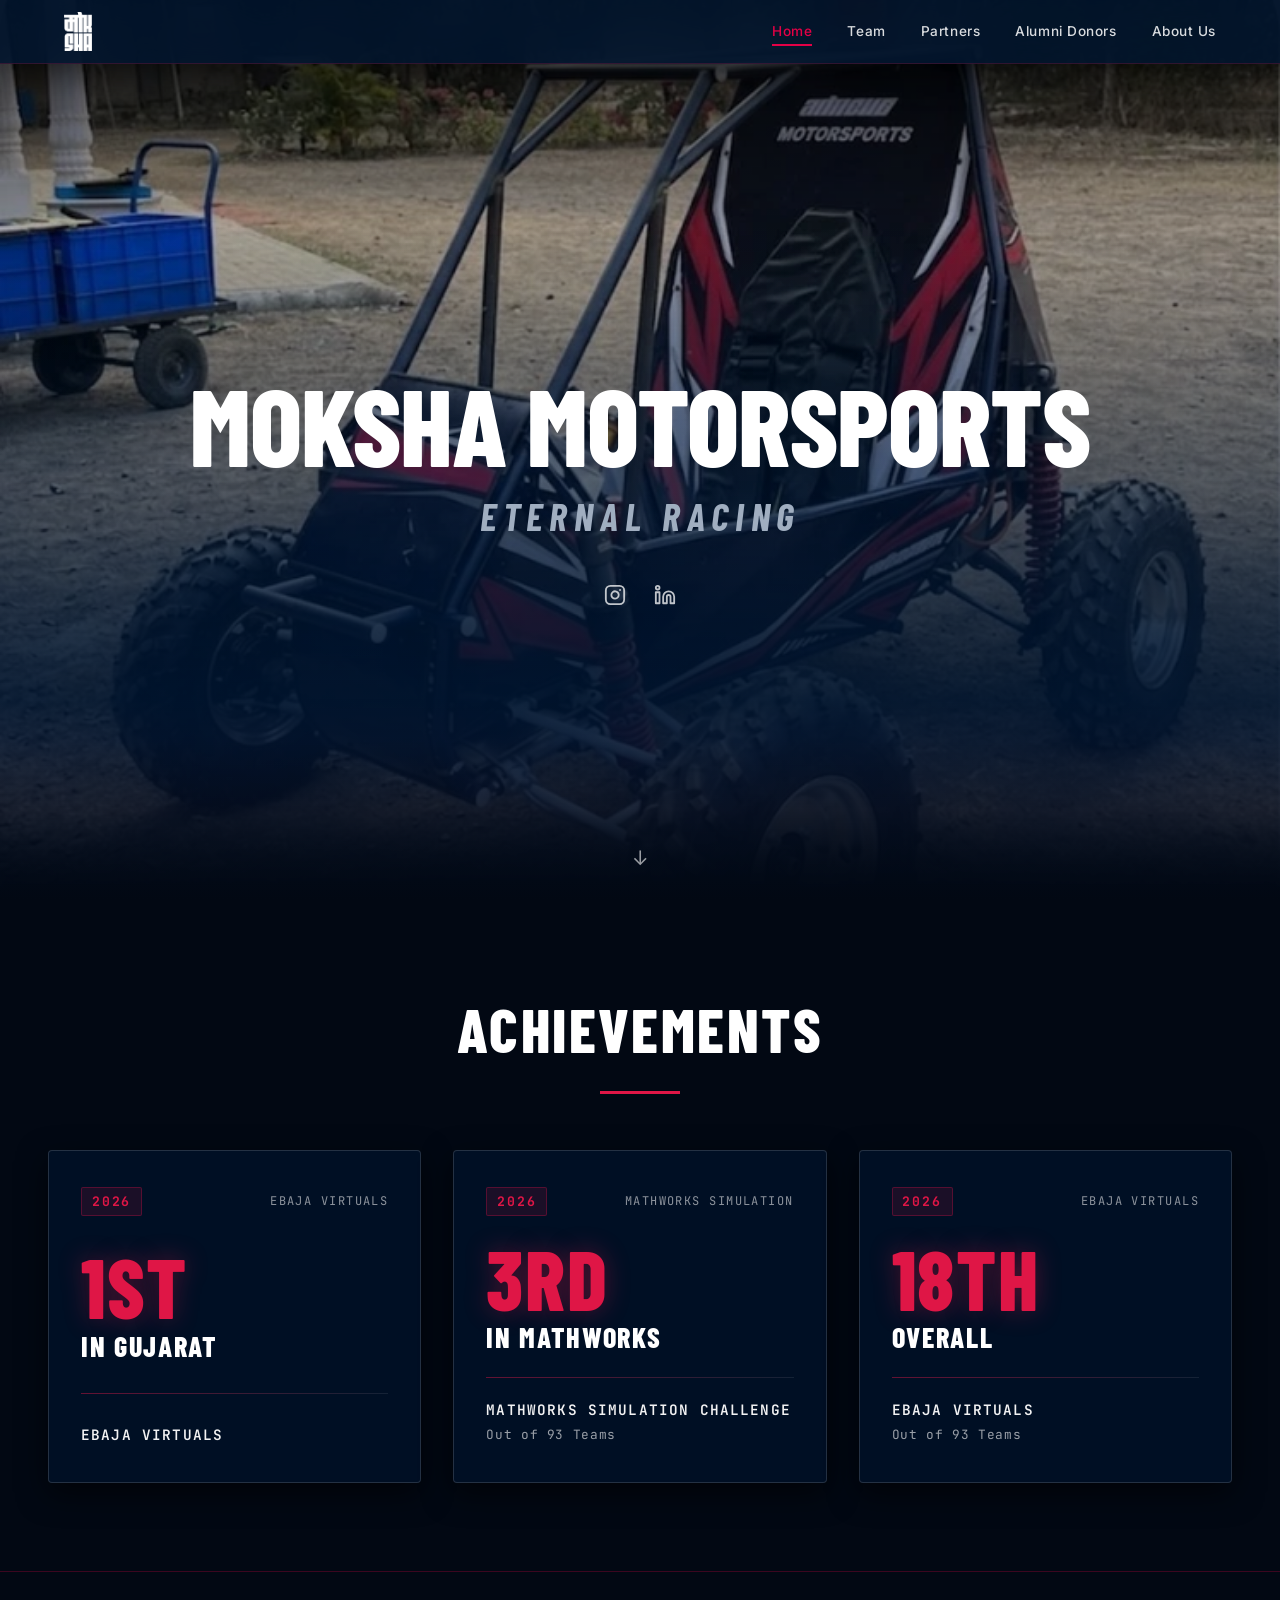
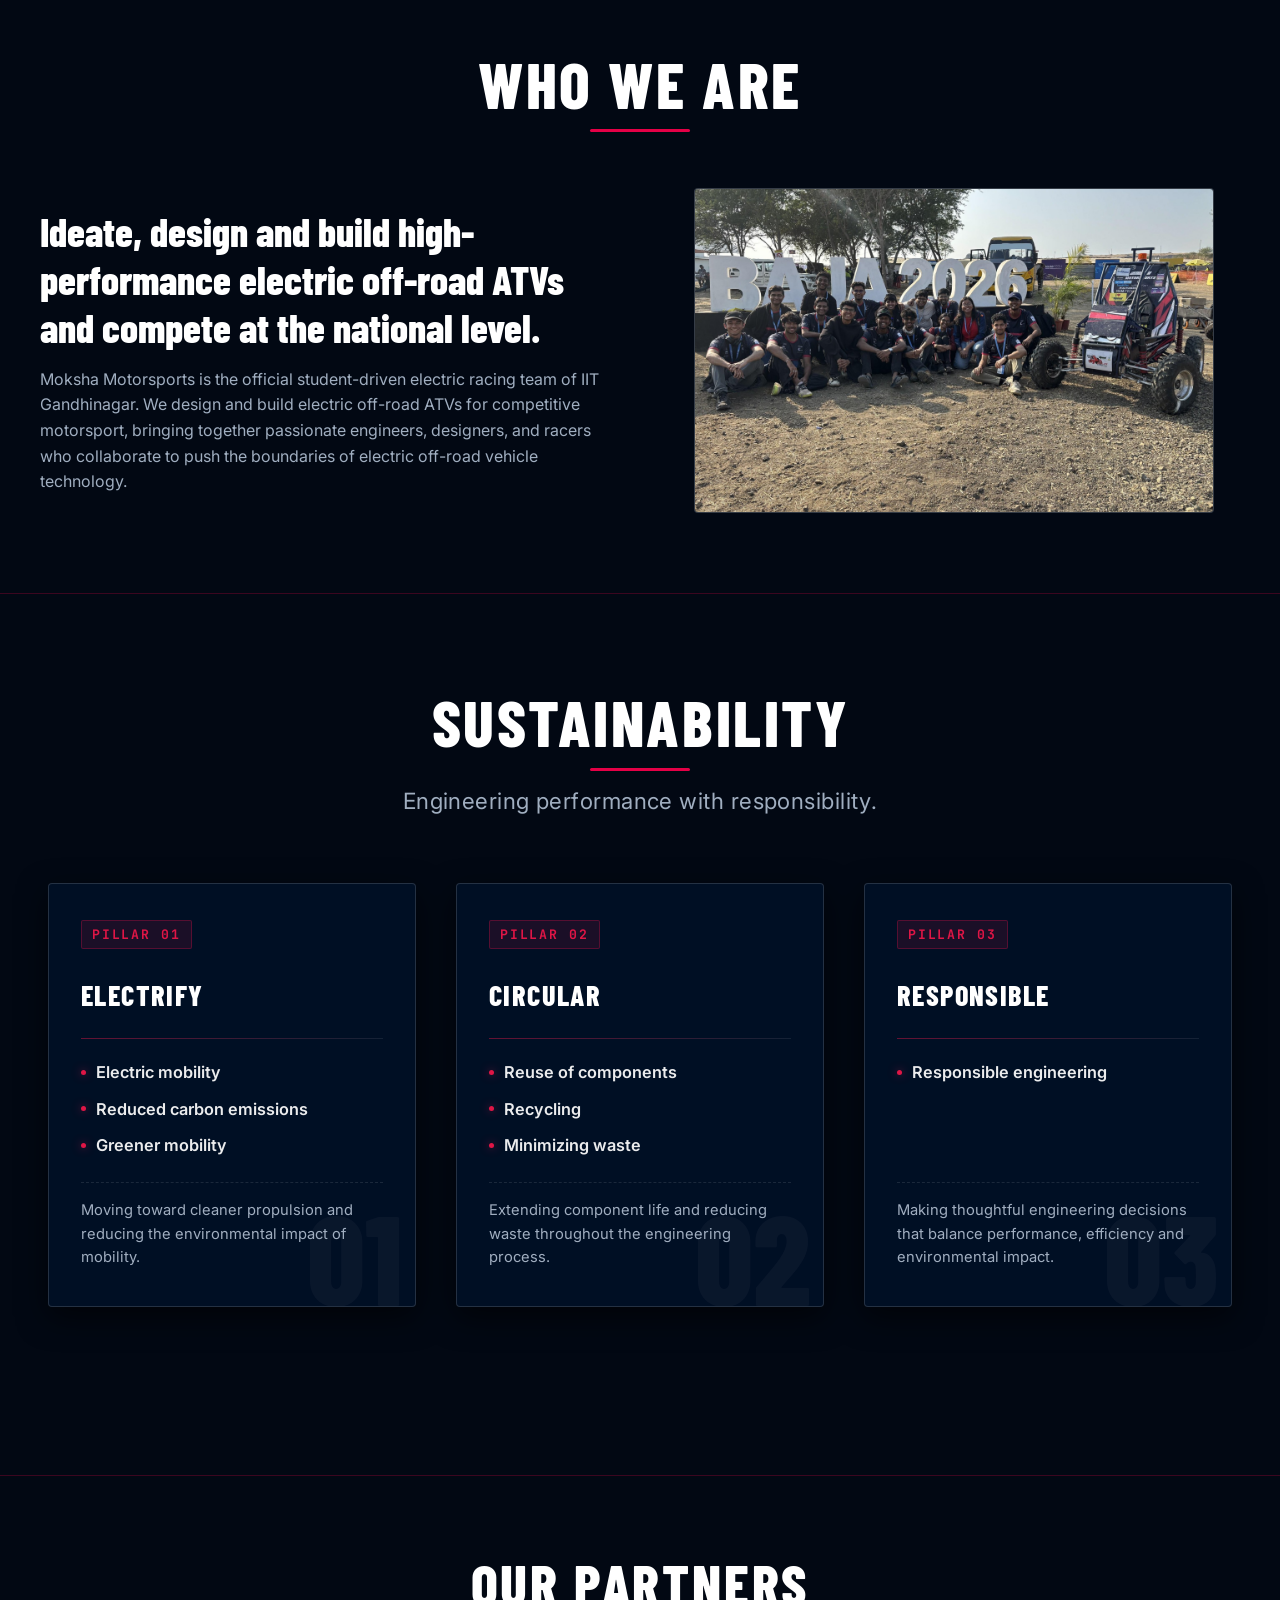
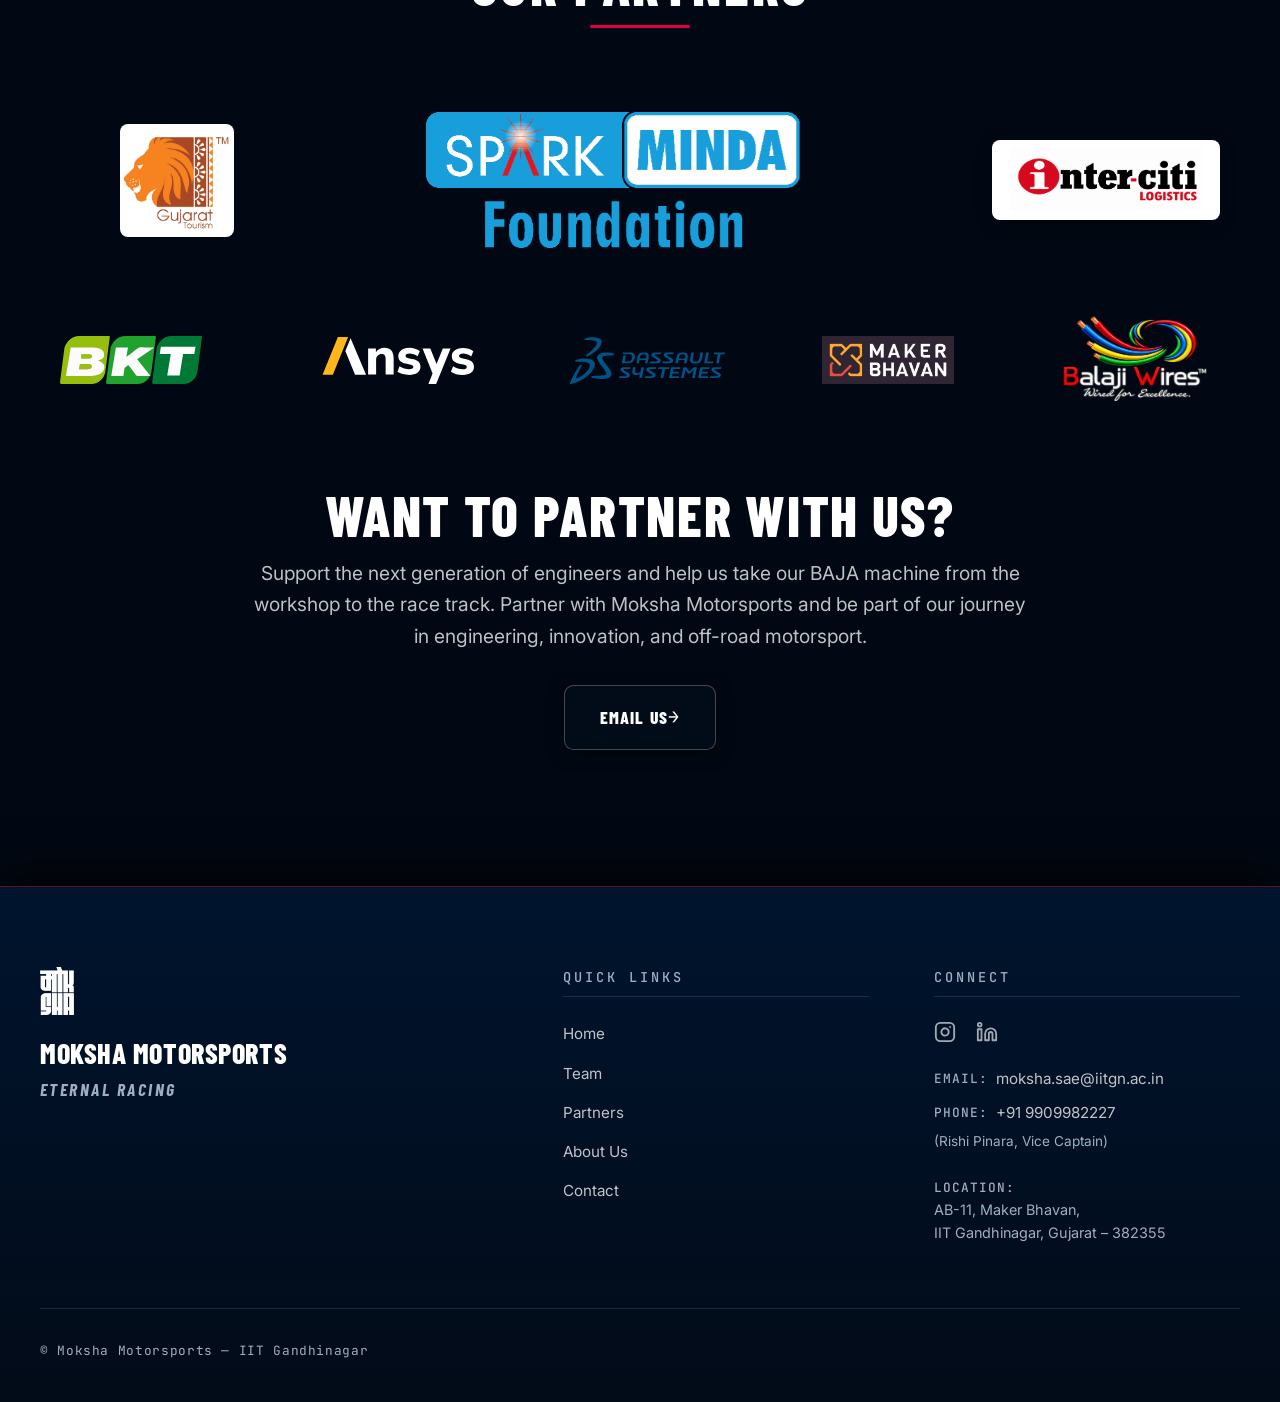
<file: index.html>
<!DOCTYPE html>
<html lang="en">

<head>
  <meta charset="UTF-8">
  <meta name="viewport" content="width=device-width, initial-scale=1.0">
  <title>Moksha Motorsports — Eternal Racing</title>
  <meta name="description"
    content="Moksha Motorsports is the official student-driven electric racing team of IIT Gandhinagar. Eternal Racing.">
  <link rel="stylesheet" href="css/style.css">
  <link rel="icon" type="image/png" href="assets/moksha-logo.png">
</head>

<body>

  <a href="#content" class="skip-link">Skip to Content</a>

  <!-- NAVBAR -->
  <header class="navbar" role="banner">
    <a href="index.html" class="nav-brand" aria-label="Moksha Motorsports Home">
      <img src="assets/moksha-logo.png" alt="Moksha Motorsports Logo" class="nav-logo">
    </a>

    <!-- Desktop Navigation -->
    <nav class="nav-links" aria-label="Main Navigation">
      <a href="index.html" class="nav-link active">Home</a>
      <a href="team.html" class="nav-link">Team</a>
      <a href="partners.html" class="nav-link">Partners</a>
      <a href="alumni-donors.html" class="nav-link">Alumni Donors</a>
      <a href="about.html" class="nav-link">About Us</a>
    </nav>

    <!-- Mobile Navigation Toggle -->
    <button class="nav-toggle" aria-label="Toggle Navigation Menu" aria-expanded="false">
      <span></span>
      <span></span>
      <span></span>
    </button>
  </header>

  <!-- Mobile Overlay Menu -->
  <div class="nav-mobile-menu" aria-hidden="true">
    <a href="index.html" class="nav-link active">Home</a>
    <a href="team.html" class="nav-link">Team</a>
    <a href="partners.html" class="nav-link">Partners</a>
    <a href="alumni-donors.html" class="nav-link">Alumni Donors</a>
    <a href="about.html" class="nav-link">About Us</a>
  </div>

  <main class="home-page-wrapper">
    <!-- HOME PAGE LIVE AMBIENT BACKGROUND SYSTEM (FULL EDGE-TO-EDGE MOTORSPORT TREATMENT) -->
    <div class="home-ambient-bg" id="homeAmbientBg" aria-hidden="true">
      <div class="ambient-layer ambient-flowing-gradients">
        <div class="gradient-blob blob-top-left"></div>
        <div class="gradient-blob blob-top-right"></div>
        <div class="gradient-blob blob-mid-left"></div>
        <div class="gradient-blob blob-mid-right"></div>
        <div class="gradient-blob blob-bottom-left"></div>
        <div class="gradient-blob blob-bottom-right"></div>
      </div>
      <div class="ambient-layer ambient-speed-streaks">
        <div class="speed-streak streak-1"></div>
        <div class="speed-streak streak-2"></div>
        <div class="speed-streak streak-3"></div>
        <div class="speed-streak streak-4"></div>
      </div>
      <div class="ambient-layer ambient-tech-mesh"></div>
      <div class="ambient-layer ambient-vignette"></div>
    </div>

    <!-- FULL-SCREEN HERO SECTION WITH CINEMATIC BOTTOM FADE -->
    <section class="hero cinematic-hero" aria-label="Hero Section">
      <div class="hero-bg-image" aria-hidden="true"></div>
      <div class="cinematic-hero-overlay" aria-hidden="true"></div>
      <div class="hero-center-content">
        <h1 class="hero-title">MOKSHA MOTORSPORTS</h1>
        <p class="hero-tagline">Eternal Racing</p>

        <!-- Social Media Links -->
        <div class="hero-socials">
          <a href="https://www.instagram.com/moksha.motorsports/" target="_blank"
            rel="noopener noreferrer" class="social-link" aria-label="Follow Moksha Motorsports on Instagram">
            <svg viewBox="0 0 24 24" fill="none" stroke="currentColor" stroke-width="2" stroke-linecap="round"
              stroke-linejoin="round">
              <rect x="2" y="2" width="20" height="20" rx="5" ry="5" />
              <path d="M16 11.37A4 4 0 1 1 12.63 8 4 4 0 0 1 16 11.37z" />
              <line x1="17.5" y1="6.5" x2="17.51" y2="6.5" />
            </svg>
          </a>
          <a href="https://in.linkedin.com/company/moksha-motorsports" target="_blank" rel="noopener noreferrer"
            class="social-link" aria-label="Connect with Moksha Motorsports on LinkedIn">
            <svg viewBox="0 0 24 24" fill="none" stroke="currentColor" stroke-width="2" stroke-linecap="round"
              stroke-linejoin="round">
              <path d="M16 8a6 6 0 0 1 6 6v7h-4v-7a2 2 0 0 0-2-2 2 2 0 0 0-2 2v7h-4v-7a6 6 0 0 1 6-6z" />
              <rect x="2" y="9" width="4" height="12" />
              <circle cx="4" cy="4" r="2" />
            </svg>
          </a>
        </div>
      </div>

      <!-- Scroll Indicator -->
      <div class="hero-scroll" role="button" aria-label="Scroll to next section" tabindex="0">
        <span class="scroll-arrow">↓</span>
      </div>
    </section>

    <!-- ACHIEVEMENTS SECTION (Immediately after Hero Section) -->
    <section id="achievements" class="achievements-section" aria-label="Team Achievements & Championship Record">
      <div class="achievements-container container">
        <div class="achievements-header reveal">
          <h2 class="achievements-title">ACHIEVEMENTS</h2>
        </div>

        <div class="achievements-grid">
          <!-- Achievement Item 01 -->
          <article class="achievement-card reveal" aria-label="1st in Gujarat, eBAJA Virtuals 2026">
            <div class="achievement-header-row">
              <span class="achievement-year-badge">2026</span>
              <span class="achievement-category-tag">eBAJA VIRTUALS</span>
            </div>
            <div class="achievement-rank-wrap">
              <span class="rank-primary">1ST</span>
              <span class="rank-label">IN GUJARAT</span>
            </div>
            <div class="achievement-divider"></div>
            <div class="achievement-footer-meta">
              <p class="event-name">eBAJA Virtuals</p>
            </div>
          </article>

          <!-- Achievement Item 02: 3rd in MathWorks -->
          <article class="achievement-card reveal" aria-label="3rd in MathWorks Simulation Challenge 2026 Out of 93 Teams">
            <div class="achievement-header-row">
              <span class="achievement-year-badge">2026</span>
              <span class="achievement-category-tag">MATHWORKS SIMULATION</span>
            </div>
            <div class="achievement-rank-wrap">
              <span class="rank-primary">3RD</span>
              <span class="rank-label">IN MATHWORKS</span>
            </div>
            <div class="achievement-divider"></div>
            <div class="achievement-footer-meta">
              <p class="event-name">MathWorks Simulation Challenge</p>
              <p class="event-detail">Out of 93 Teams</p>
            </div>
          </article>

          <!-- Achievement Item 03: 18th Overall -->
          <article class="achievement-card reveal" aria-label="18th Overall, eBAJA Virtuals 2026 Out of 93 Teams">
            <div class="achievement-header-row">
              <span class="achievement-year-badge">2026</span>
              <span class="achievement-category-tag">eBAJA VIRTUALS</span>
            </div>
            <div class="achievement-rank-wrap">
              <span class="rank-primary">18TH</span>
              <span class="rank-label">OVERALL</span>
            </div>
            <div class="achievement-divider"></div>
            <div class="achievement-footer-meta">
              <p class="event-name">eBAJA Virtuals</p>
              <p class="event-detail">Out of 93 Teams</p>
            </div>
          </article>
        </div>
      </div>
    </section>

    <!-- MAJOR SECTION DIVIDER -->
    <div class="section-divider" aria-hidden="true"></div>

    <!-- WHO WE ARE SECTION -->
    <section id="who-we-are" class="who-section" aria-label="Who We Are">
      <h2 class="section-heading who-heading">Who We Are</h2>
      <div class="who-container">
        <div class="who-text reveal">
          <p class="pull-line">Ideate, design and build high-performance electric off-road ATVs and compete at the national level.</p>
          <p class="who-body">
            Moksha Motorsports is the official student-driven electric racing team of IIT Gandhinagar. We design and build electric off-road ATVs for competitive motorsport, bringing together passionate engineers, designers, and racers who collaborate to push the boundaries of electric off-road vehicle technology.
          </p>
        </div>
        <div class="who-image reveal">
          <div class="image-placeholder">
            <img src="assets/home-wwr.jpg" alt="Who We Are - Moksha Motorsports Team" loading="lazy" />
          </div>
        </div>
      </div>
    </section>

    <!-- MAJOR SECTION DIVIDER -->
    <div class="section-divider" aria-hidden="true"></div>

    <!-- SUSTAINABILITY SECTION -->
    <section id="sustainability" class="sustainability-section"
      aria-label="Sustainability – Engineering Performance with Responsibility">
      <div class="sustainability-container container">
        <!-- Section Header -->
        <div class="sustainability-header reveal">
          <h2 class="section-heading sustainability-headline">SUSTAINABILITY</h2>
          <p class="sustainability-subtitle">Engineering performance with responsibility.</p>
        </div>

        <!-- Three Pillars Grid -->
        <div class="sustainability-pillars-grid reveal">
          <!-- Pillar 01 -->
          <article class="sustainability-pillar" aria-label="Pillar 01 Electrify">
            <span class="bg-num-watermark" aria-hidden="true">01</span>
            <div class="achievement-header-row">
              <span class="achievement-year-badge">PILLAR 01</span>
            </div>
            <h3 class="pillar-title">ELECTRIFY</h3>
            <div class="achievement-divider"></div>
            <ul class="pillar-points-list">
              <li>Electric mobility</li>
              <li>Reduced carbon emissions</li>
              <li>Greener mobility</li>
            </ul>
            <p class="pillar-desc">
              Moving toward cleaner propulsion and reducing the environmental impact of mobility.
            </p>
          </article>

          <!-- Pillar 02 -->
          <article class="sustainability-pillar" aria-label="Pillar 02 Circular">
            <span class="bg-num-watermark" aria-hidden="true">02</span>
            <div class="achievement-header-row">
              <span class="achievement-year-badge">PILLAR 02</span>
            </div>
            <h3 class="pillar-title">CIRCULAR</h3>
            <div class="achievement-divider"></div>
            <ul class="pillar-points-list">
              <li>Reuse of components</li>
              <li>Recycling</li>
              <li>Minimizing waste</li>
            </ul>
            <p class="pillar-desc">
              Extending component life and reducing waste throughout the engineering process.
            </p>
          </article>

          <!-- Pillar 03 -->
          <article class="sustainability-pillar" aria-label="Pillar 03 Responsible">
            <span class="bg-num-watermark" aria-hidden="true">03</span>
            <div class="achievement-header-row">
              <span class="achievement-year-badge">PILLAR 03</span>
            </div>
            <h3 class="pillar-title">RESPONSIBLE</h3>
            <div class="achievement-divider"></div>
            <ul class="pillar-points-list">
              <li>Responsible engineering</li>
            </ul>
            <p class="pillar-desc">
              Making thoughtful engineering decisions that balance performance, efficiency and environmental impact.
            </p>
          </article>
        </div>

      </div>
    </section>

    <!-- MAJOR SECTION DIVIDER -->
    <div class="section-divider" aria-hidden="true"></div>

    <!-- OUR PARTNERS SECTION -->
    <section id="partners" class="partners-section" aria-label="Our Partners">
      <div class="partners-container">
        <!-- Section Header -->
        <div class="partners-header reveal">
          <h2 class="partners-heading">OUR PARTNERS</h2>
        </div>

        <!-- Sponsor Wall Composition (2 Tiered Rows: Top Donors + Associate Donors) -->
        <div class="sponsor-wall reveal">
          <!-- Row 1: Top Tier Partners - Largest Size (Gujarat Tourism, Spark Minda, Inter-Citi Logistics) -->
          <div class="sponsor-wall-row sponsor-wall-row-top sponsor-wall-row-3">
            <a href="https://www.gujarattourism.com" target="_blank" rel="noopener noreferrer" class="sponsor-wall-item sponsor-wall-item-left"
              aria-label="Gujarat Tourism website">
              <img src="assets/gt-logo.png" alt="Gujarat Tourism Logo" class="sponsor-wall-logo" loading="lazy" />
            </a>
            <a href="https://sparkminda.com" target="_blank" rel="noopener noreferrer" class="sponsor-wall-item sponsor-wall-item-center"
              aria-label="Spark Minda Foundation website">
              <img src="assets/smf-logo.png" alt="Spark Minda Logo" class="sponsor-wall-logo" loading="lazy" />
            </a>
            <a href="https://inter-citi.com/" target="_blank" rel="noopener noreferrer" class="sponsor-wall-item sponsor-wall-item-right"
              aria-label="Inter-Citi Logistics website">
              <img src="assets/inter-citi-logo.png" alt="Inter-Citi Logistics Logo" class="sponsor-wall-logo" loading="lazy" />
            </a>
          </div>

          <!-- Row 2: 4 Logos (BKT, Ansys, Dassault Systèmes, Maker Bhavan) -->
          <div class="sponsor-wall-row sponsor-wall-row-4">
            <a href="https://www.bkt-tires.com" target="_blank" rel="noopener noreferrer" class="sponsor-wall-item"
              aria-label="BKT Tires website">
              <img src="assets/bkt-logo.svg" alt="BKT Logo" class="sponsor-wall-logo" loading="lazy" />
            </a>
            <a href="https://www.ansys.com" target="_blank" rel="noopener noreferrer" class="sponsor-wall-item"
              aria-label="Ansys website">
              <img src="assets/ansys-logo.svg" alt="Ansys Logo" class="sponsor-wall-logo" loading="lazy" />
            </a>
            <a href="https://www.3ds.com" target="_blank" rel="noopener noreferrer" class="sponsor-wall-item"
              aria-label="Dassault Systèmes website">
              <img src="assets/ds-logo.svg" alt="Dassault Systèmes Logo" class="sponsor-wall-logo" loading="lazy" />
            </a>
            <a href="https://makerbhavan.iitgn.ac.in/wp/" target="_blank" rel="noopener noreferrer" class="sponsor-wall-item"
              aria-label="Maker Bhavan website">
              <img src="assets/AMKER BHAVAN.png" alt="Maker Bhavan Logo" class="sponsor-wall-logo" loading="lazy" />
            </a>

             <a href="https://balajiwires.in/" target="_blank" rel="noreferrer" class="sponser-wall-item" aria-label="Balaji Wires website" style="width: min(100%, 570px);">
               <img 
                 src="assets/balaji-wires-logo.png" alt="Balaji Wires Logo"  class="sponsor-wall-logo"  loading="lazy"
                 style="width: 160px; height: 60px; max-width: 160px; max-height: 60px; object-fit: contain; transform: scale(1.5); transform-origin: center;"/>
             </a>
          </div>
        </div>
      </div>
    </section>

    <!-- BECOME OUR PARTNER CTA SECTION -->
    <section class="team-contact-section" aria-label="Want to partner with us?">
      <div class="team-contact-container container">
        <div class="team-contact-wrap">
          <h2 class="team-contact-heading">WANT TO PARTNER WITH US?</h2>
          <p class="team-contact-body">
            Support the next generation of engineers and help us take our BAJA machine from the workshop to the race
            track. Partner with Moksha Motorsports and be part of our journey in engineering, innovation, and off-road
            motorsport.
          </p>

          <div class="team-contact-actions">
            <a href="mailto:moksha.sae@iitgn.ac.in" class="team-email-btn">
              <span class="btn-text">EMAIL US</span> <span class="arrow">→</span>
            </a>
          </div>
        </div>
      </div>
    </section>
  </main>

  <!-- FOOTER -->
  <footer class="footer" role="contentinfo">
    <div class="footer-container">
      <div class="footer-grid">
        <!-- BRAND COLUMN -->
        <div class="footer-col footer-brand">
          <a href="index.html" class="footer-logo-link" aria-label="Moksha Motorsports Home">
            <img src="assets/moksha-logo.png" alt="Moksha Motorsports Logo" class="footer-logo">
          </a>
          <h3 class="footer-brand-name">Moksha Motorsports</h3>
          <p class="footer-tagline">Eternal Racing</p>
        </div>

        <!-- QUICK LINKS COLUMN -->
        <div class="footer-col footer-links-col">
          <h4 class="footer-col-title">QUICK LINKS</h4>
          <ul class="footer-links-list">
            <li><a href="index.html" class="footer-link">Home</a></li>
            <li><a href="team.html" class="footer-link">Team</a></li>
            <li><a href="partners.html" class="footer-link">Partners</a></li>
            <li><a href="about.html" class="footer-link">About Us</a></li>
            <li><a href="#contact-placeholder" class="footer-link">Contact</a></li>
          </ul>
        </div>

        <!-- CONNECT COLUMN -->
        <div class="footer-col footer-connect-col">
          <h4 class="footer-col-title">CONNECT</h4>
          <div class="footer-socials">
            <a href="https://www.instagram.com/moksha.motorsports/" target="_blank"
              rel="noopener noreferrer" class="social-link" aria-label="Follow Moksha Motorsports on Instagram">
              <svg viewBox="0 0 24 24" fill="none" stroke="currentColor" stroke-width="2" stroke-linecap="round"
                stroke-linejoin="round">
                <rect x="2" y="2" width="20" height="20" rx="5" ry="5" />
                <path d="M16 11.37A4 4 0 1 1 12.63 8 4 4 0 0 1 16 11.37z" />
                <line x1="17.5" y1="6.5" x2="17.51" y2="6.5" />
              </svg>
            </a>
            <a href="https://in.linkedin.com/company/moksha-motorsports" target="_blank" rel="noopener noreferrer"
              class="social-link" aria-label="Connect with Moksha Motorsports on LinkedIn">
              <svg viewBox="0 0 24 24" fill="none" stroke="currentColor" stroke-width="2" stroke-linecap="round"
                stroke-linejoin="round">
                <path d="M16 8a6 6 0 0 1 6 6v7h-4v-7a2 2 0 0 0-2-2 2 2 0 0 0-2 2v7h-4v-7a6 6 0 0 1 6-6z" />
                <rect x="2" y="9" width="4" height="12" />
                <circle cx="4" cy="4" r="2" />
              </svg>
            </a>
          </div>
          <p class="footer-contact-item">
            <span class="footer-item-label">Email:</span>
            <a href="mailto:moksha.sae@iitgn.ac.in" class="footer-link">moksha.sae@iitgn.ac.in</a>
          </p>
          <p class="footer-contact-item">
            <span class="footer-item-label">Phone:</span>
            <a href="tel:+919909982227" class="footer-link">+91 9909982227</a>
            <span class="footer-contact-subtext">(Rishi Pinara, Vice Captain)</span>
          </p>
          <p class="footer-address">
            <span class="footer-item-label">Location:</span><br>
            AB-11, Maker Bhavan,<br>
            IIT Gandhinagar, Gujarat – 382355
          </p>
        </div>
      </div>

      <!-- BOTTOM STRIP -->
      <div class="footer-bottom">
        <p class="footer-copyright">&copy; Moksha Motorsports — IIT Gandhinagar</p>
      </div>
    </div>
  </footer>

  <script src="js/main.js"></script>
</body>

</html>
</file>
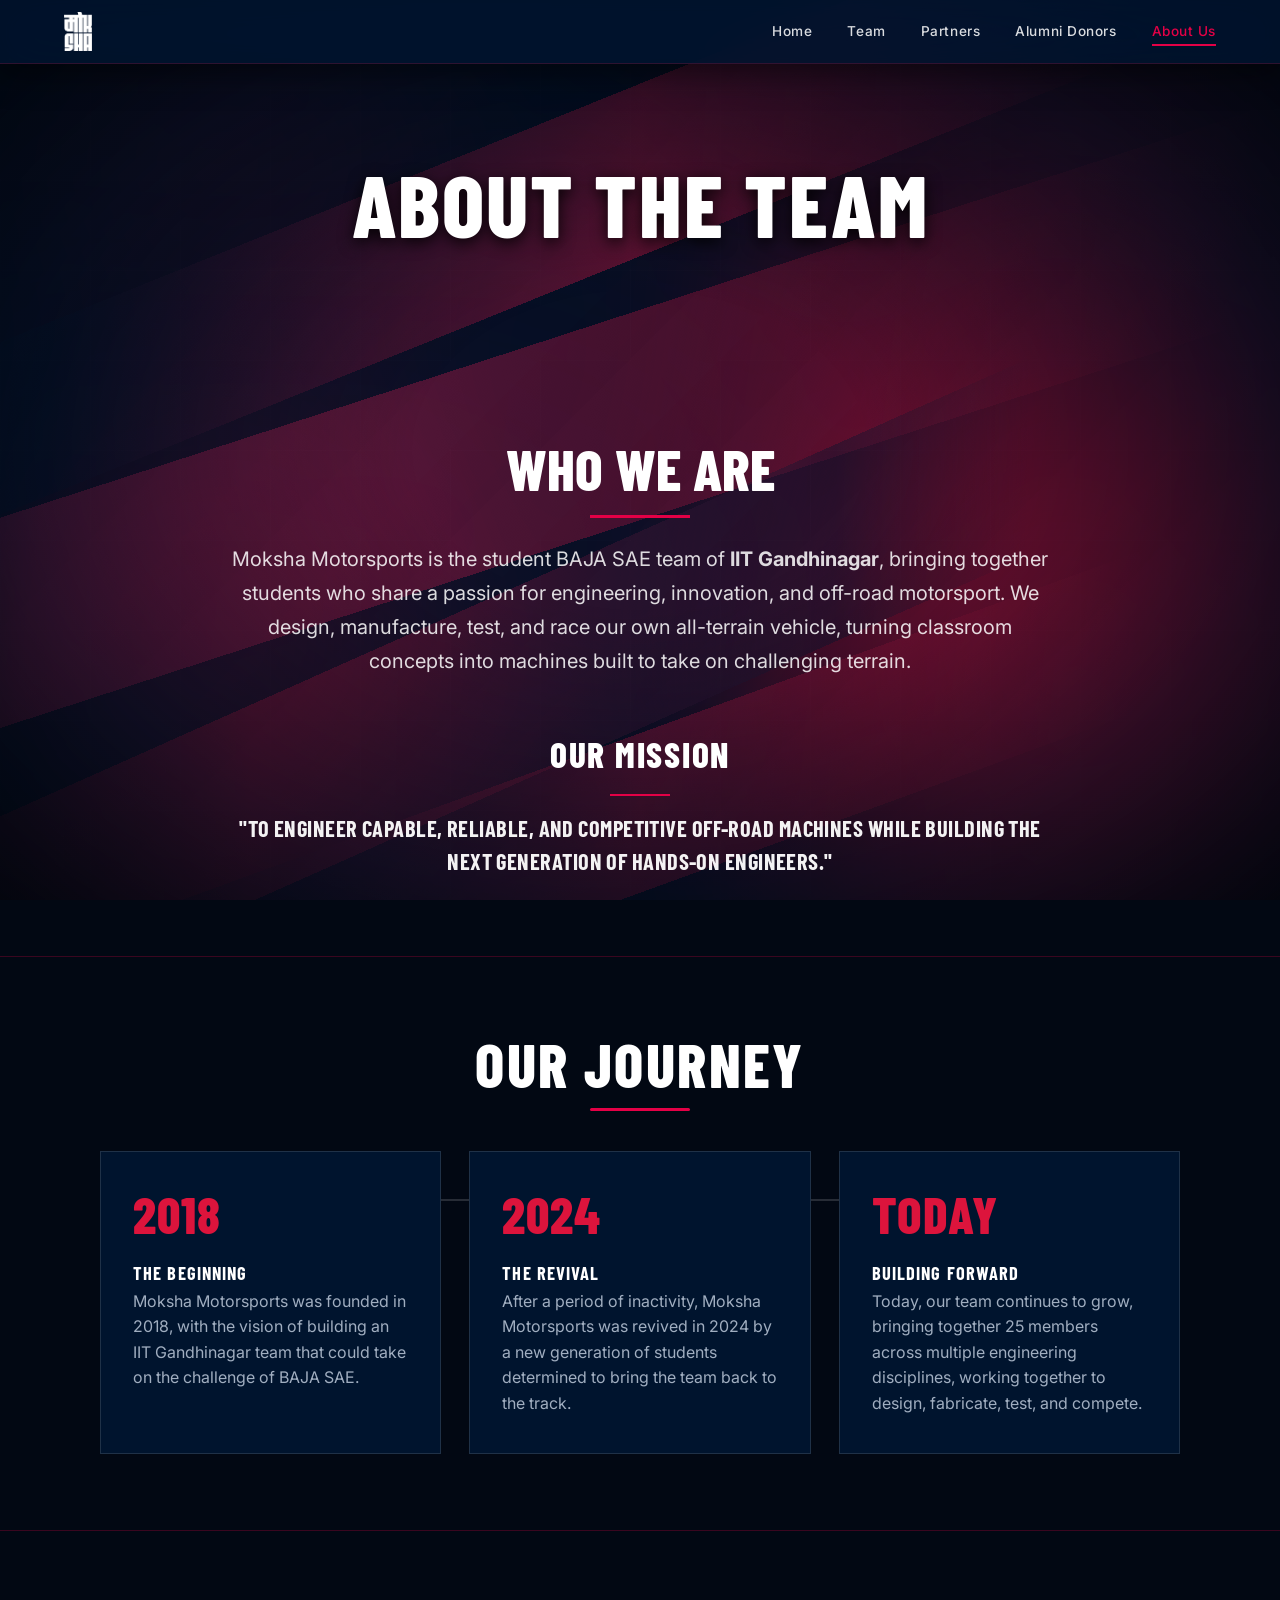
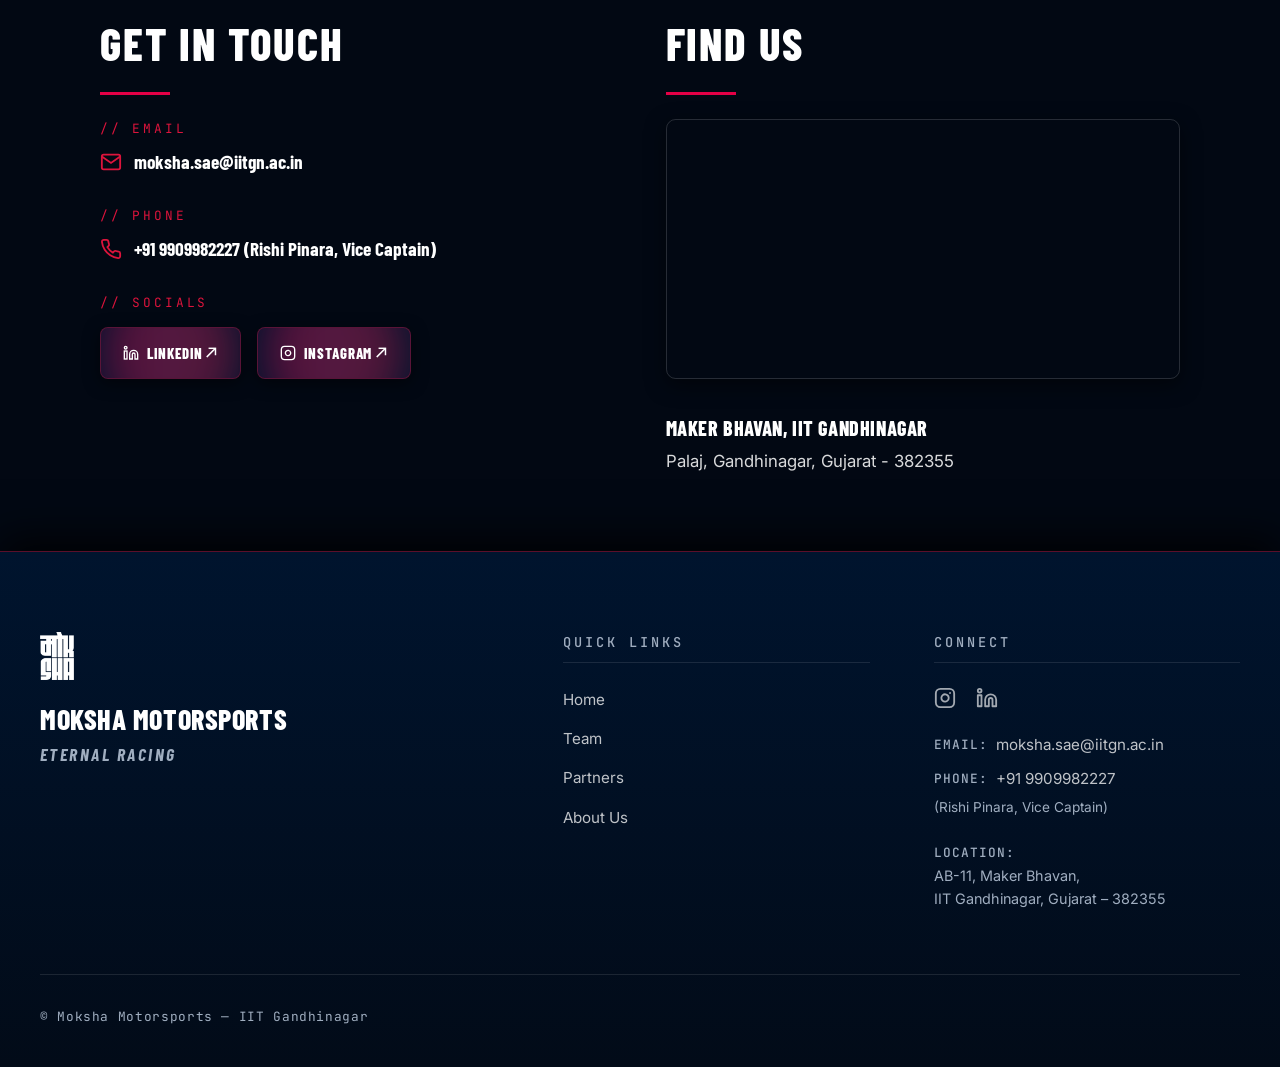
<file: about.html>
<!DOCTYPE html>
<html lang="en">

<head>
  <meta charset="UTF-8">
  <meta name="viewport" content="width=device-width, initial-scale=1.0">
  <title>About Us — Moksha Motorsports</title>
  <meta name="description"
    content="Learn about Moksha Motorsports, the official student BAJA SAE team of IIT Gandhinagar. Our history, mission, and off-road engineering journey.">
  <link rel="stylesheet" href="css/style.css">
  <link rel="icon" type="image/png" href="assets/moksha-logo.png">
</head>

<body>

  <a href="#content" class="skip-link">Skip to Content</a>

  <!-- NAVBAR -->
  <header class="navbar" role="banner">
    <a href="index.html" class="nav-brand" aria-label="Moksha Motorsports Home">
      <img src="assets/moksha-logo.png" alt="Moksha Motorsports Logo" class="nav-logo">
    </a>

    <!-- Desktop Navigation -->
    <nav class="nav-links" aria-label="Main Navigation">
      <a href="index.html" class="nav-link">Home</a>
      <a href="team.html" class="nav-link">Team</a>
      <a href="partners.html" class="nav-link">Partners</a>
      <a href="alumni-donors.html" class="nav-link">Alumni Donors</a>
      <a href="about.html" class="nav-link active">About Us</a>
    </nav>

    <!-- Mobile Navigation Toggle -->
    <button class="nav-toggle" aria-label="Toggle Navigation Menu" aria-expanded="false">
      <span></span>
      <span></span>
      <span></span>
    </button>
  </header>

  <!-- Mobile Overlay Menu -->
  <div class="nav-mobile-menu" aria-hidden="true">
    <a href="index.html" class="nav-link">Home</a>
    <a href="team.html" class="nav-link">Team</a>
    <a href="partners.html" class="nav-link">Partners</a>
    <a href="alumni-donors.html" class="nav-link">Alumni Donors</a>
    <a href="about.html" class="nav-link active">About Us</a>
  </div>

  <!-- MAIN ABOUT CONTENT -->
  <main id="content" class="about-page-wrapper">

    <!-- LIVE DYNAMIC AMBIENT BACKGROUND SYSTEM (MATCHING HOME PAGE MOTORSPORT IDENTITY) -->
    <div class="home-ambient-bg about-ambient-bg" id="aboutAmbientBg" aria-hidden="true">
      <div class="ambient-layer ambient-flowing-gradients">
        <div class="gradient-blob blob-top-left"></div>
        <div class="gradient-blob blob-top-right"></div>
        <div class="gradient-blob blob-mid-left"></div>
        <div class="gradient-blob blob-mid-right"></div>
        <div class="gradient-blob blob-bottom-left"></div>
        <div class="gradient-blob blob-bottom-right"></div>
      </div>
      <div class="ambient-layer ambient-speed-streaks">
        <div class="speed-streak streak-1"></div>
        <div class="speed-streak streak-2"></div>
        <div class="speed-streak streak-3"></div>
        <div class="speed-streak streak-4"></div>
      </div>
      <div class="ambient-layer ambient-tech-mesh"></div>
      <div class="ambient-layer ambient-vignette"></div>
    </div>

    <!-- 1. HERO SECTION -->
    <section class="about-hero-section cinematic-hero" aria-label="About Us Hero Header">
      <div class="about-hero-content container">
        <h1 class="about-hero-heading">ABOUT THE TEAM</h1>
      </div>
    </section>

    <!-- 2. WHO WE ARE & OUR MISSION SECTION -->
    <section class="about-section" aria-label="Who We Are and Our Mission">
      <div class="about-container">
        <div class="about-intro-wrapper">
          <h2 class="about-intro-heading">WHO WE ARE</h2>
          <p class="about-intro-text">
            Moksha Motorsports is the student BAJA SAE team of <strong>IIT Gandhinagar</strong>, bringing together
            students who share a passion for engineering, innovation, and off-road motorsport. We design, manufacture,
            test, and race our own all-terrain vehicle, turning classroom concepts into machines built to take on
            challenging terrain.
          </p>

          <h3 class="about-mission-subheading">OUR MISSION</h3>
          <p class="about-mission-one-liner">
            "To engineer capable, reliable, and competitive off-road machines while building the next generation of hands-on engineers."
          </p>
        </div>
      </div>
    </section>

    <!-- MAJOR SECTION DIVIDER -->
    <div class="section-divider" aria-hidden="true"></div>

    <!-- 4. OUR JOURNEY (TIMELINE) SECTION -->
    <section class="about-section" aria-label="Our Journey Timeline">
      <div class="about-container">
        <div style="text-align: center; margin-bottom: 2.5rem;">
          <h2 class="section-heading">OUR JOURNEY</h2>
        </div>

        <div class="about-timeline-wrapper">
          <div class="about-timeline-track" aria-hidden="true"></div>
          <div class="about-timeline-grid">

            <!-- MILESTONE 1 -->
            <article class="timeline-item">
              <div class="timeline-node-wrap">
                <span class="timeline-year">2018</span>
              </div>
              <h3 class="timeline-subtitle">THE BEGINNING</h3>
              <p class="timeline-desc">
                Moksha Motorsports was founded in 2018, with the vision of building an IIT Gandhinagar team that could
                take on the challenge of BAJA SAE.
              </p>
            </article>

            <!-- MILESTONE 2 -->
            <article class="timeline-item">
              <div class="timeline-node-wrap">
                <span class="timeline-year">2024</span>
              </div>
              <h3 class="timeline-subtitle">THE REVIVAL</h3>
              <p class="timeline-desc">
                After a period of inactivity, Moksha Motorsports was revived in 2024 by a new generation of students
                determined to bring the team back to the track.
              </p>
            </article>

            <!-- MILESTONE 3 -->
            <article class="timeline-item">
              <div class="timeline-node-wrap">
                <span class="timeline-year">TODAY</span>
              </div>
              <h3 class="timeline-subtitle">BUILDING FORWARD</h3>
              <p class="timeline-desc">
                Today, our team continues to grow, bringing together 25
                members across multiple engineering disciplines, working together to design, fabricate, test, and
                compete.
              </p>
            </article>

          </div>
        </div>
      </div>
    </section>

    <!-- MAJOR SECTION DIVIDER -->
    <div class="section-divider" aria-hidden="true"></div>

    <!-- 5. COMBINED GET IN TOUCH & FIND US (1x2 LAYOUT) -->
    <section class="about-contact-section" aria-label="Get In Touch and Find Us">
      <div class="about-container">
        <div class="about-contact-grid">
          
          <!-- LEFT COLUMN: GET IN TOUCH -->
          <div class="about-contact-col">
            <h2 class="about-col-heading">GET IN TOUCH</h2>
            <div class="about-col-content">
              
              <div class="contact-info-block">
                <span class="contact-label">// EMAIL</span>
                <a href="mailto:moksha.sae@iitgn.ac.in" class="contact-value-link">
                  <svg class="contact-icon" viewBox="0 0 24 24" fill="none" stroke="currentColor" stroke-width="2"><path d="M4 4h16c1.1 0 2 .9 2 2v12c0 1.1-.9 2-2 2H4c-1.1 0-2-.9-2-2V6c0-1.1.9-2 2-2z"/><polyline points="22,6 12,13 2,6"/></svg>
                  moksha.sae@iitgn.ac.in
                </a>
              </div>

              <div class="contact-info-block">
                <span class="contact-label">// PHONE</span>
                <a href="tel:+919909982227" class="contact-value-link">
                  <svg class="contact-icon" viewBox="0 0 24 24" fill="none" stroke="currentColor" stroke-width="2"><path d="M22 16.92v3a2 2 0 0 1-2.18 2 19.79 19.79 0 0 1-8.63-3.07 19.5 19.5 0 0 1-6-6 19.79 19.79 0 0 1-3.07-8.67A2 2 0 0 1 4.11 2h3a2 2 0 0 1 2 1.72 12.84 12.84 0 0 0 .7 2.81 2 2 0 0 1-.45 2.11L8.09 9.91a16 16 0 0 0 6 6l1.27-1.27a2 2 0 0 1 2.11-.45 12.84 12.84 0 0 0 2.81.7A2 2 0 0 1 22 16.92z"/></svg>
                  +91 9909982227 (Rishi Pinara, Vice Captain)
                </a>
              </div>

              <div class="contact-info-block">
                <span class="contact-label">// SOCIALS</span>
                <div class="contact-social-buttons">
                  <a href="https://in.linkedin.com/company/moksha-motorsports" target="_blank" rel="noopener noreferrer" class="team-apply-btn social-btn-sm">
                    <div class="team-apply-btn-glow" aria-hidden="true">
                      <div></div>
                    </div>
                    <span class="team-apply-btn-text">
                      <svg class="btn-icon" viewBox="0 0 24 24" fill="none" stroke="currentColor" stroke-width="2" style="width: 16px; height: 16px; display: inline-block; vertical-align: -2px; margin-right: 5px;"><path d="M16 8a6 6 0 0 1 6 6v7h-4v-7a2 2 0 0 0-2-2 2 2 0 0 0-2 2v7h-4v-7a6 6 0 0 1 6-6z"/><rect x="2" y="9" width="4" height="12"/><circle cx="4" cy="4" r="2"/></svg>
                      LINKEDIN <span class="arrow">↗</span>
                    </span>
                  </a>
                  <a href="https://www.instagram.com/moksha.motorsports/" target="_blank" rel="noopener noreferrer" class="team-apply-btn social-btn-sm">
                    <div class="team-apply-btn-glow" aria-hidden="true">
                      <div></div>
                    </div>
                    <span class="team-apply-btn-text">
                      <svg class="btn-icon" viewBox="0 0 24 24" fill="none" stroke="currentColor" stroke-width="2" style="width: 16px; height: 16px; display: inline-block; vertical-align: -2px; margin-right: 5px;"><rect x="2" y="2" width="20" height="20" rx="5" ry="5"/><path d="M16 11.37A4 4 0 1 1 12.63 8 4 4 0 0 1 16 11.37z"/><line x1="17.5" y1="6.5" x2="17.51" y2="6.5"/></svg>
                      INSTAGRAM <span class="arrow">↗</span>
                    </span>
                  </a>
                </div>
              </div>

            </div>
          </div>

          <!-- RIGHT COLUMN: FIND US -->
          <div class="about-contact-col">
            <h2 class="about-col-heading">FIND US</h2>
            <div class="about-col-content">
              <div class="map-card-container">
                <iframe
                  src="https://maps.google.com/maps?q=Maker+Bhavan,+IIT+Gandhinagar,+Palaj,+Gandhinagar,+Gujarat+382355&t=&z=16&ie=UTF8&iwloc=&output=embed"
                  title="Maker Bhavan, IIT Gandhinagar Location Map" class="contact-map-iframe" loading="lazy" allowfullscreen=""></iframe>
              </div>
              <div class="contact-address-details">
                <h3 class="address-building-name">Maker Bhavan, IIT Gandhinagar</h3>
                <p class="address-full-text">
                  Palaj, Gandhinagar, Gujarat - 382355
                </p>
              </div>
            </div>
          </div>

        </div>
      </div>
    </section>

  </main>

  <!-- FOOTER -->
  <footer class="footer" role="contentinfo">
    <div class="footer-container">
      <div class="footer-grid">
        <!-- BRAND COLUMN -->
        <div class="footer-col footer-brand">
          <a href="index.html" class="footer-logo-link" aria-label="Moksha Motorsports Home">
            <img src="assets/moksha-logo.png" alt="Moksha Motorsports Logo" class="footer-logo">
          </a>
          <h3 class="footer-brand-name">Moksha Motorsports</h3>
          <p class="footer-tagline">Eternal Racing</p>
        </div>

        <!-- QUICK LINKS COLUMN -->
        <div class="footer-col footer-links-col">
          <h4 class="footer-col-title">QUICK LINKS</h4>
          <ul class="footer-links-list">
            <li><a href="index.html" class="footer-link">Home</a></li>
            <li><a href="team.html" class="footer-link">Team</a></li>
            <li><a href="partners.html" class="footer-link">Partners</a></li>
            <li><a href="about.html" class="footer-link">About Us</a></li>
          </ul>
        </div>

        <!-- CONNECT COLUMN -->
        <div class="footer-col footer-connect-col">
          <h4 class="footer-col-title">CONNECT</h4>
          <div class="footer-socials">
            <a href="https://www.instagram.com/moksha.motorsports/" target="_blank"
              rel="noopener noreferrer" class="social-link" aria-label="Follow Moksha Motorsports on Instagram">
              <svg viewBox="0 0 24 24" fill="none" stroke="currentColor" stroke-width="2" stroke-linecap="round"
                stroke-linejoin="round">
                <rect x="2" y="2" width="20" height="20" rx="5" ry="5" />
                <path d="M16 11.37A4 4 0 1 1 12.63 8 4 4 0 0 1 16 11.37z" />
                <line x1="17.5" y1="6.5" x2="17.51" y2="6.5" />
              </svg>
            </a>
            <a href="https://in.linkedin.com/company/moksha-motorsports" target="_blank" rel="noopener noreferrer"
              class="social-link" aria-label="Connect with Moksha Motorsports on LinkedIn">
              <svg viewBox="0 0 24 24" fill="none" stroke="currentColor" stroke-width="2" stroke-linecap="round"
                stroke-linejoin="round">
                <path d="M16 8a6 6 0 0 1 6 6v7h-4v-7a2 2 0 0 0-2-2 2 2 0 0 0-2 2v7h-4v-7a6 6 0 0 1 6-6z" />
                <rect x="2" y="9" width="4" height="12" />
                <circle cx="4" cy="4" r="2" />
              </svg>
            </a>
          </div>
          <p class="footer-contact-item">
            <span class="footer-item-label">Email:</span>
            <a href="mailto:moksha.sae@iitgn.ac.in" class="footer-link">moksha.sae@iitgn.ac.in</a>
          </p>
          <p class="footer-contact-item">
            <span class="footer-item-label">Phone:</span>
            <a href="tel:+919909982227" class="footer-link">+91 9909982227</a>
            <span class="footer-contact-subtext">(Rishi Pinara, Vice Captain)</span>
          </p>
          <p class="footer-address">
            <span class="footer-item-label">Location:</span><br>
            AB-11, Maker Bhavan,<br>
            IIT Gandhinagar, Gujarat – 382355
          </p>
        </div>
      </div>

      <!-- BOTTOM STRIP -->
      <div class="footer-bottom">
        <p class="footer-copyright">&copy; Moksha Motorsports — IIT Gandhinagar</p>
      </div>
    </div>
  </footer>

  <script src="js/main.js"></script>
</body>

</html>
</file>
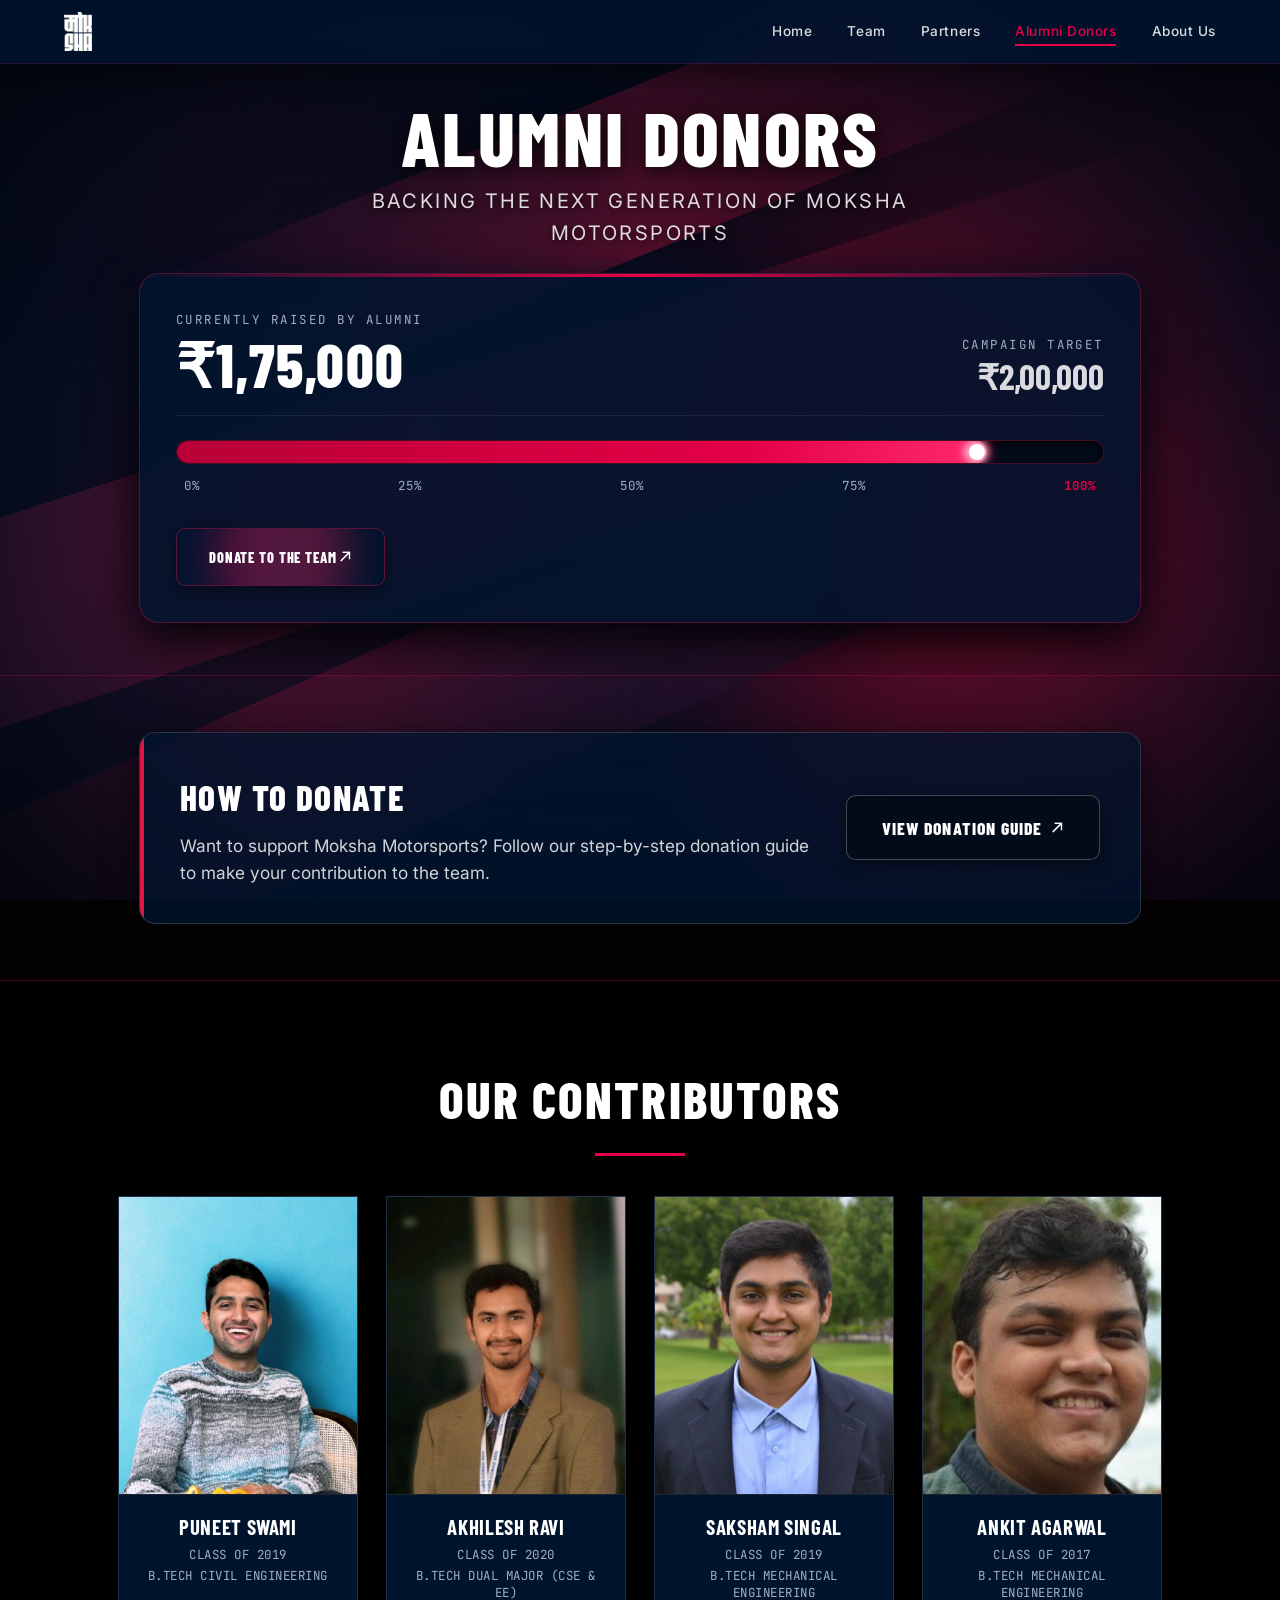
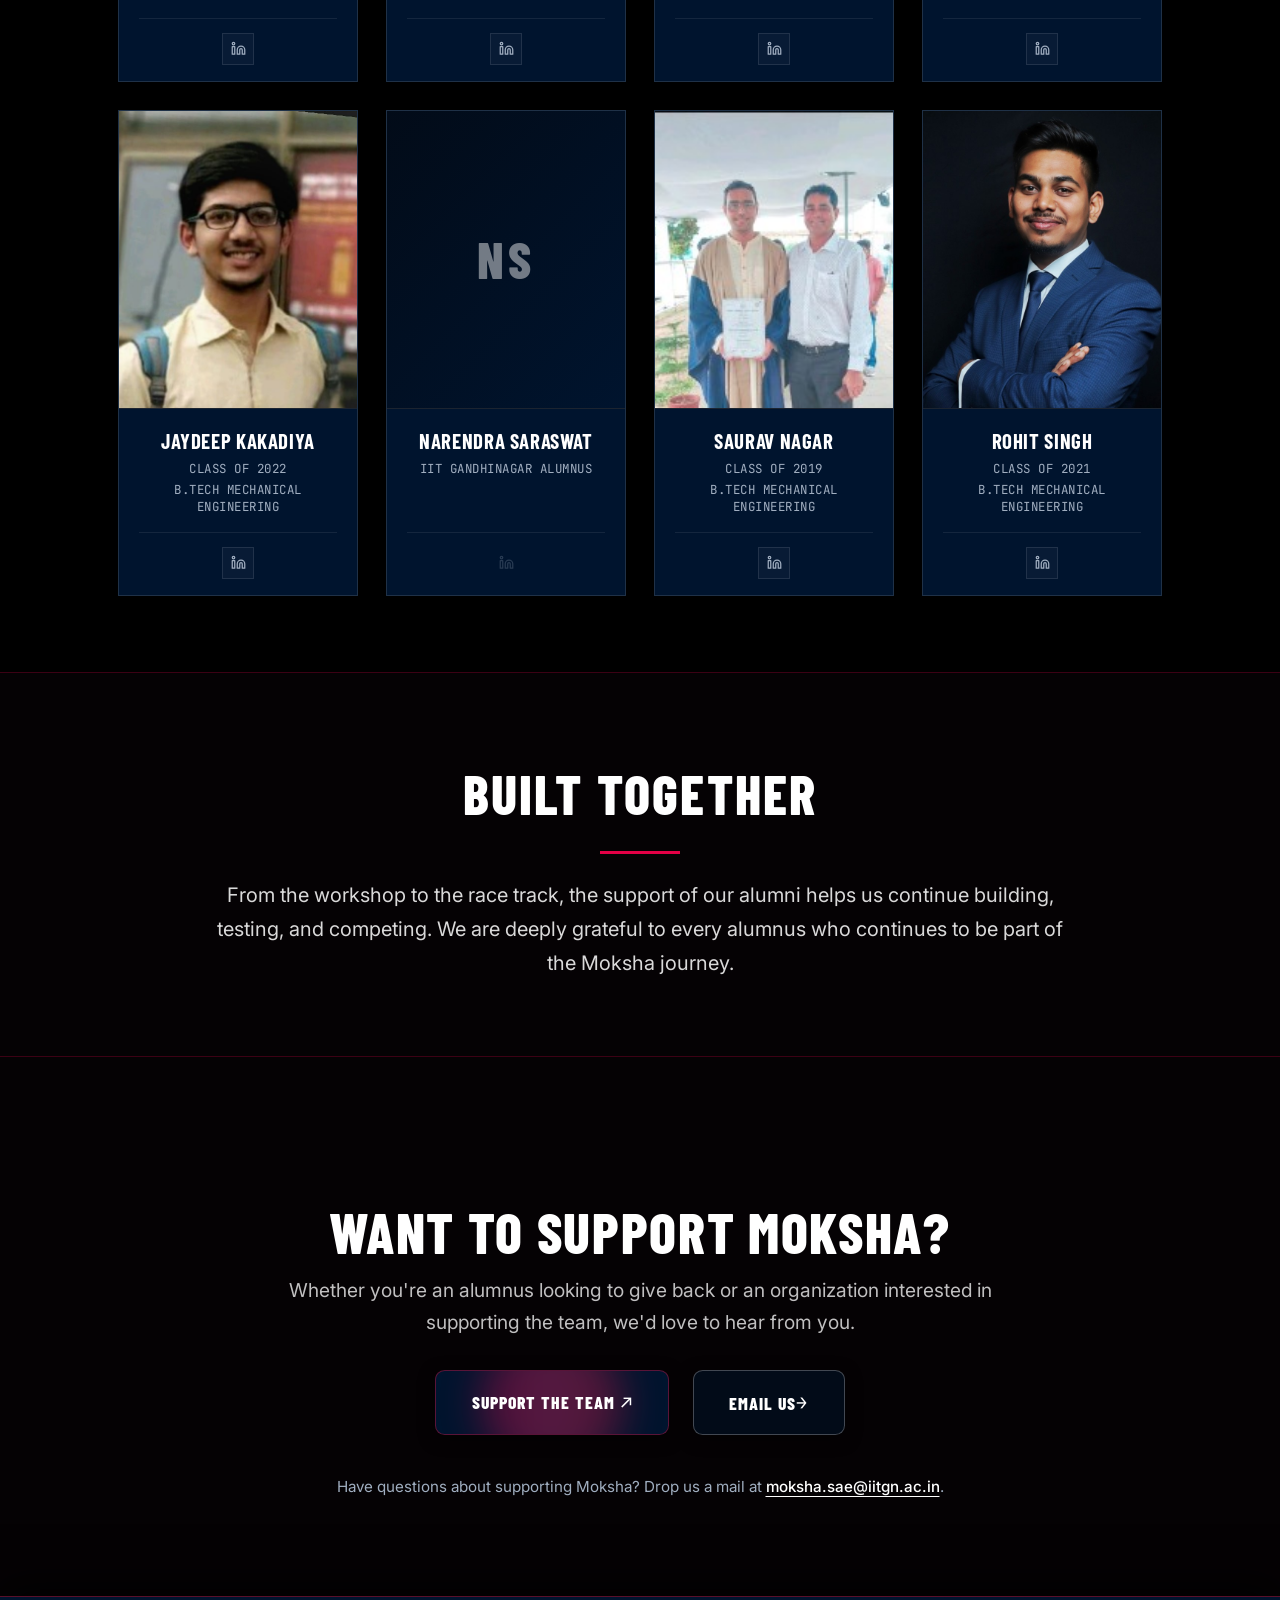
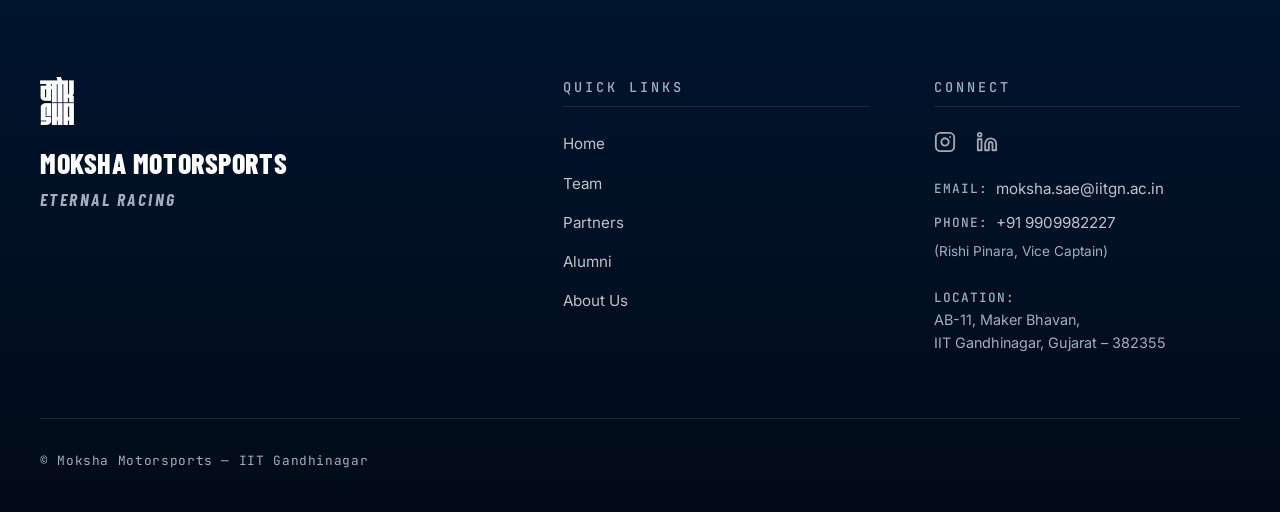
<file: alumni-donors.html>
<!DOCTYPE html>
<html lang="en">

<head>
  <meta charset="UTF-8">
  <meta name="viewport" content="width=device-width, initial-scale=1.0">
  <title>Alumni Donors — Moksha Motorsports</title>
  <meta name="description"
    content="Recognizing the alumni of IIT Gandhinagar who financially support Moksha Motorsports. Backing the next generation of student engineering and electric motorsport.">
  <link rel="stylesheet" href="css/style.css">
  <link rel="icon" type="image/png" href="assets/moksha-logo.png">
</head>

<body>

  <a href="#content" class="skip-link">Skip to Content</a>

  <!-- NAVBAR -->
  <header class="navbar" role="banner">
    <a href="index.html" class="nav-brand" aria-label="Moksha Motorsports Home">
      <img src="assets/moksha-logo.png" alt="Moksha Motorsports Logo" class="nav-logo">
    </a>

    <!-- Desktop Navigation -->
    <nav class="nav-links" aria-label="Main Navigation">
      <a href="index.html" class="nav-link">Home</a>
      <a href="team.html" class="nav-link">Team</a>
      <a href="partners.html" class="nav-link">Partners</a>
      <a href="alumni-donors.html" class="nav-link active">Alumni Donors</a>
      <a href="about.html" class="nav-link">About Us</a>
    </nav>

    <!-- Mobile Navigation Toggle -->
    <button class="nav-toggle" aria-label="Toggle Navigation Menu" aria-expanded="false">
      <span></span>
      <span></span>
      <span></span>
    </button>
  </header>

  <!-- Mobile Overlay Menu -->
  <div class="nav-mobile-menu" aria-hidden="true">
    <a href="index.html" class="nav-link">Home</a>
    <a href="team.html" class="nav-link">Team</a>
    <a href="partners.html" class="nav-link">Partners</a>
    <a href="alumni-donors.html" class="nav-link active">Alumni Donors</a>
    <a href="about.html" class="nav-link">About Us</a>
  </div>

  <!-- MAIN ALUMNI DONORS PAGE CONTENT -->
  <main id="content" class="alumni-page-wrapper">
    <!-- ALUMNI PAGE LIVE AMBIENT BACKGROUND SYSTEM -->
    <div class="alumni-ambient-bg" id="alumniAmbientBg" aria-hidden="true">
      <div class="ambient-layer ambient-flowing-gradients">
        <div class="gradient-blob blob-top-left"></div>
        <div class="gradient-blob blob-top-right"></div>
        <div class="gradient-blob blob-mid-left"></div>
        <div class="gradient-blob blob-mid-right"></div>
        <div class="gradient-blob blob-bottom-left"></div>
        <div class="gradient-blob blob-bottom-right"></div>
      </div>
      <div class="ambient-layer ambient-speed-streaks">
        <div class="speed-streak streak-1"></div>
        <div class="speed-streak streak-2"></div>
        <div class="speed-streak streak-3"></div>
      </div>
      <div class="ambient-layer ambient-tech-mesh"></div>
      <div class="ambient-layer ambient-vignette"></div>
    </div>

    <!-- 1. CINEMATIC HERO WITH PRIMARY DONATION PROGRESS FEATURE CARD -->
    <section class="alumni-hero-section cinematic-hero" aria-label="Alumni Donors Hero Header and Support Progress">
      <div class="alumni-hero-content container">
        
        <!-- Hero Header -->
        <div class="alumni-hero-header">
          <h1 class="alumni-hero-heading">ALUMNI DONORS</h1>
          <p class="alumni-hero-subheading">
            BACKING THE NEXT GENERATION OF MOKSHA MOTORSPORTS
          </p>
        </div>

        <!-- PRIMARY HERO FEATURE: LARGE MOTORSPORT DONATION PROGRESS CARD -->
        <div class="alumni-hero-progress-card">
          
          <!-- Top Stats Row (Raised Amount & Campaign Target) -->
          <div class="progress-card-header">
            <div class="progress-stat-main">
              <span class="stat-main-label">CURRENTLY RAISED BY ALUMNI</span>
              <div class="stat-main-amount-row">
                <span id="alumniTotalAmount" class="stat-main-value raised-value">₹0</span>
              </div>
            </div>
            <div class="progress-stat-target">
              <span class="stat-target-label">CAMPAIGN TARGET</span>
              <span id="alumniTargetAmount" class="stat-target-value">₹2,00,000</span>
            </div>
          </div>

          <!-- MASSIVE MOTORSPORT PROGRESS TRACK & FILL -->
          <div class="alumni-hero-progress-track-wrap">
            <div class="alumni-progress-bar-track" role="progressbar" aria-valuemin="0" aria-valuemax="100" id="alumniProgressBarTrack">
              <div id="alumniProgressBarFill" class="alumni-progress-bar-fill" style="width: 0%;">
                <div class="alumni-progress-glow"></div>
                <div class="progress-endpoint-cap"></div>
              </div>
            </div>

            <!-- Milestone Ticks (0%, 25%, 50%, 75%, 100%) -->
            <div class="progress-milestone-ticks" aria-hidden="true">
              <span class="tick tick-0">0%</span>
              <span class="tick tick-25">25%</span>
              <span class="tick tick-50">50%</span>
              <span class="tick tick-75">75%</span>
              <span class="tick tick-100">100%</span>
            </div>
          </div>

          <!-- Action & Support CTA Bar -->
          <div class="progress-card-actions">
            <a href="https://donate.iitgn.ac.in/alumni/" target="_blank" rel="noopener noreferrer" class="team-apply-btn donate-hero-btn">
              <div class="team-apply-btn-glow" aria-hidden="true"><div></div></div>
              <span class="team-apply-btn-text">DONATE TO THE TEAM <span class="arrow">↗</span></span>
            </a>
          </div>

        </div>
      </div>
    </section>

    <!-- MAJOR SECTION DIVIDER -->
    <div class="section-divider" aria-hidden="true"></div>

    <!-- 2. HOW TO DONATE GUIDE SECTION -->
    <section class="how-to-donate-section" aria-label="How to Donate Guide">
      <div class="how-to-donate-container container reveal">
        <div class="how-to-donate-wrap">
          <div class="how-to-donate-text">
            <h2 class="how-to-donate-title">HOW TO DONATE</h2>
            <p class="how-to-donate-desc">
              Want to support Moksha Motorsports? Follow our step-by-step donation guide to make your contribution to the team.
            </p>
          </div>
          <div class="how-to-donate-action">
            <a href="https://drive.google.com/file/d/162gmyBS_CX5_yW4P5T1eKNewoj8fdeUn/view?usp=sharing" id="donationGuideBtn" target="_blank" rel="noopener noreferrer" class="team-email-btn how-to-donate-btn" aria-label="View Donation Guide PDF in new tab">
              <span class="btn-text">VIEW DONATION GUIDE</span> <span class="arrow">↗</span>
            </a>
          </div>
        </div>
      </div>
    </section>

    <!-- MAJOR SECTION DIVIDER -->
    <div class="section-divider" aria-hidden="true"></div>
    <section class="alumni-grid-section" aria-label="Alumni Donors Directory">
      <div class="alumni-section-header container">
        <h2 class="alumni-section-title">OUR CONTRIBUTORS</h2>
      </div>
      <div id="alumniGridWrapper" class="alumni-grid-wrapper container">
        <!-- Dynamic Alumni Donor Cards Populated via js/alumni-donors.js -->
      </div>
    </section>

    <!-- MAJOR SECTION DIVIDER -->
    <div class="section-divider" aria-hidden="true"></div>

    <!-- 4. APPRECIATION RECOGNITION SECTION -->
    <section class="alumni-recognition-section" aria-label="Recognition Statement">
      <div class="alumni-recognition-container container">
        <h2 class="recognition-heading">BUILT TOGETHER</h2>
        <p class="recognition-text">
          From the workshop to the race track, the support of our alumni helps us continue building, testing, and competing.
          We are deeply grateful to every alumnus who continues to be part of the Moksha journey.
        </p>
      </div>
    </section>

    <!-- MAJOR SECTION DIVIDER -->
    <div class="section-divider" aria-hidden="true"></div>

    <!-- 5. CALL TO SUPPORT CTA SECTION -->
    <section class="team-contact-section" aria-label="Want to Support Moksha">
      <div class="team-contact-container container">
        <div class="team-contact-wrap">
          <h2 class="team-contact-heading">WANT TO SUPPORT MOKSHA?</h2>
          <p class="team-contact-body">
            Whether you're an alumnus looking to give back or an organization interested in supporting the team, we'd love to hear from you.
          </p>
          <div class="team-contact-actions">
            <a href="https://donate.iitgn.ac.in/alumni/" target="_blank" rel="noopener noreferrer"
              class="team-apply-btn">
              <div class="team-apply-btn-glow" aria-hidden="true">
                <div></div>
              </div>
              <span class="team-apply-btn-text">SUPPORT THE TEAM <span class="arrow">↗</span></span>
            </a>
            <a href="mailto:moksha.sae@iitgn.ac.in" class="team-email-btn">
              <span class="btn-text">EMAIL US</span> <span class="arrow">→</span>
            </a>
          </div>
          <p class="team-contact-footer-note">
            Have questions about supporting Moksha? Drop us a mail at 
            <a href="mailto:moksha.sae@iitgn.ac.in" class="team-contact-link">moksha.sae@iitgn.ac.in</a>.
          </p>
        </div>
      </div>
    </section>

  </main>

  <!-- FOOTER -->
  <footer class="footer" role="contentinfo">
    <div class="footer-container">
      <div class="footer-grid">
        <!-- BRAND COLUMN -->
        <div class="footer-col footer-brand">
          <a href="index.html" class="footer-logo-link" aria-label="Moksha Motorsports Home">
            <img src="assets/moksha-logo.png" alt="Moksha Motorsports Logo" class="footer-logo">
          </a>
          <h3 class="footer-brand-name">Moksha Motorsports</h3>
          <p class="footer-tagline">Eternal Racing</p>
        </div>

        <!-- QUICK LINKS COLUMN -->
        <div class="footer-col footer-links-col">
          <h4 class="footer-col-title">QUICK LINKS</h4>
          <ul class="footer-links-list">
            <li><a href="index.html" class="footer-link">Home</a></li>
            <li><a href="team.html" class="footer-link">Team</a></li>
            <li><a href="partners.html" class="footer-link">Partners</a></li>
            <li><a href="alumni-donors.html" class="footer-link">Alumni</a></li>
            <li><a href="about.html" class="footer-link">About Us</a></li>
          </ul>
        </div>

        <!-- CONNECT COLUMN -->
        <div class="footer-col footer-connect-col">
          <h4 class="footer-col-title">CONNECT</h4>
          <div class="footer-socials">
            <a href="https://www.instagram.com/moksha.motorsports/" target="_blank"
              rel="noopener noreferrer" class="social-link" aria-label="Follow Moksha Motorsports on Instagram">
              <svg viewBox="0 0 24 24" fill="none" stroke="currentColor" stroke-width="2" stroke-linecap="round"
                stroke-linejoin="round">
                <rect x="2" y="2" width="20" height="20" rx="5" ry="5" />
                <path d="M16 11.37A4 4 0 1 1 12.63 8 4 4 0 0 1 16 11.37z" />
                <line x1="17.5" y1="6.5" x2="17.51" y2="6.5" />
              </svg>
            </a>
            <a href="https://in.linkedin.com/company/moksha-motorsports" target="_blank" rel="noopener noreferrer"
              class="social-link" aria-label="Connect with Moksha Motorsports on LinkedIn">
              <svg viewBox="0 0 24 24" fill="none" stroke="currentColor" stroke-width="2" stroke-linecap="round"
                stroke-linejoin="round">
                <path d="M16 8a6 6 0 0 1 6 6v7h-4v-7a2 2 0 0 0-2-2 2 2 0 0 0-2 2v7h-4v-7a6 6 0 0 1 6-6z" />
                <rect x="2" y="9" width="4" height="12" />
                <circle cx="4" cy="4" r="2" />
              </svg>
            </a>
          </div>
          <p class="footer-contact-item">
            <span class="footer-item-label">Email:</span>
            <a href="mailto:moksha.sae@iitgn.ac.in" class="footer-link">moksha.sae@iitgn.ac.in</a>
          </p>
          <p class="footer-contact-item">
            <span class="footer-item-label">Phone:</span>
            <a href="tel:+919909982227" class="footer-link">+91 9909982227</a>
            <span class="footer-contact-subtext">(Rishi Pinara, Vice Captain)</span>
          </p>
          <p class="footer-address">
            <span class="footer-item-label">Location:</span><br>
            AB-11, Maker Bhavan,<br>
            IIT Gandhinagar, Gujarat – 382355
          </p>
        </div>
      </div>

      <!-- BOTTOM STRIP -->
      <div class="footer-bottom">
        <p class="footer-copyright">&copy; Moksha Motorsports — IIT Gandhinagar</p>
      </div>
    </div>
  </footer>

  <script src="js/main.js"></script>
  <script src="js/alumni-donors.js"></script>
</body>

</html>
</file>
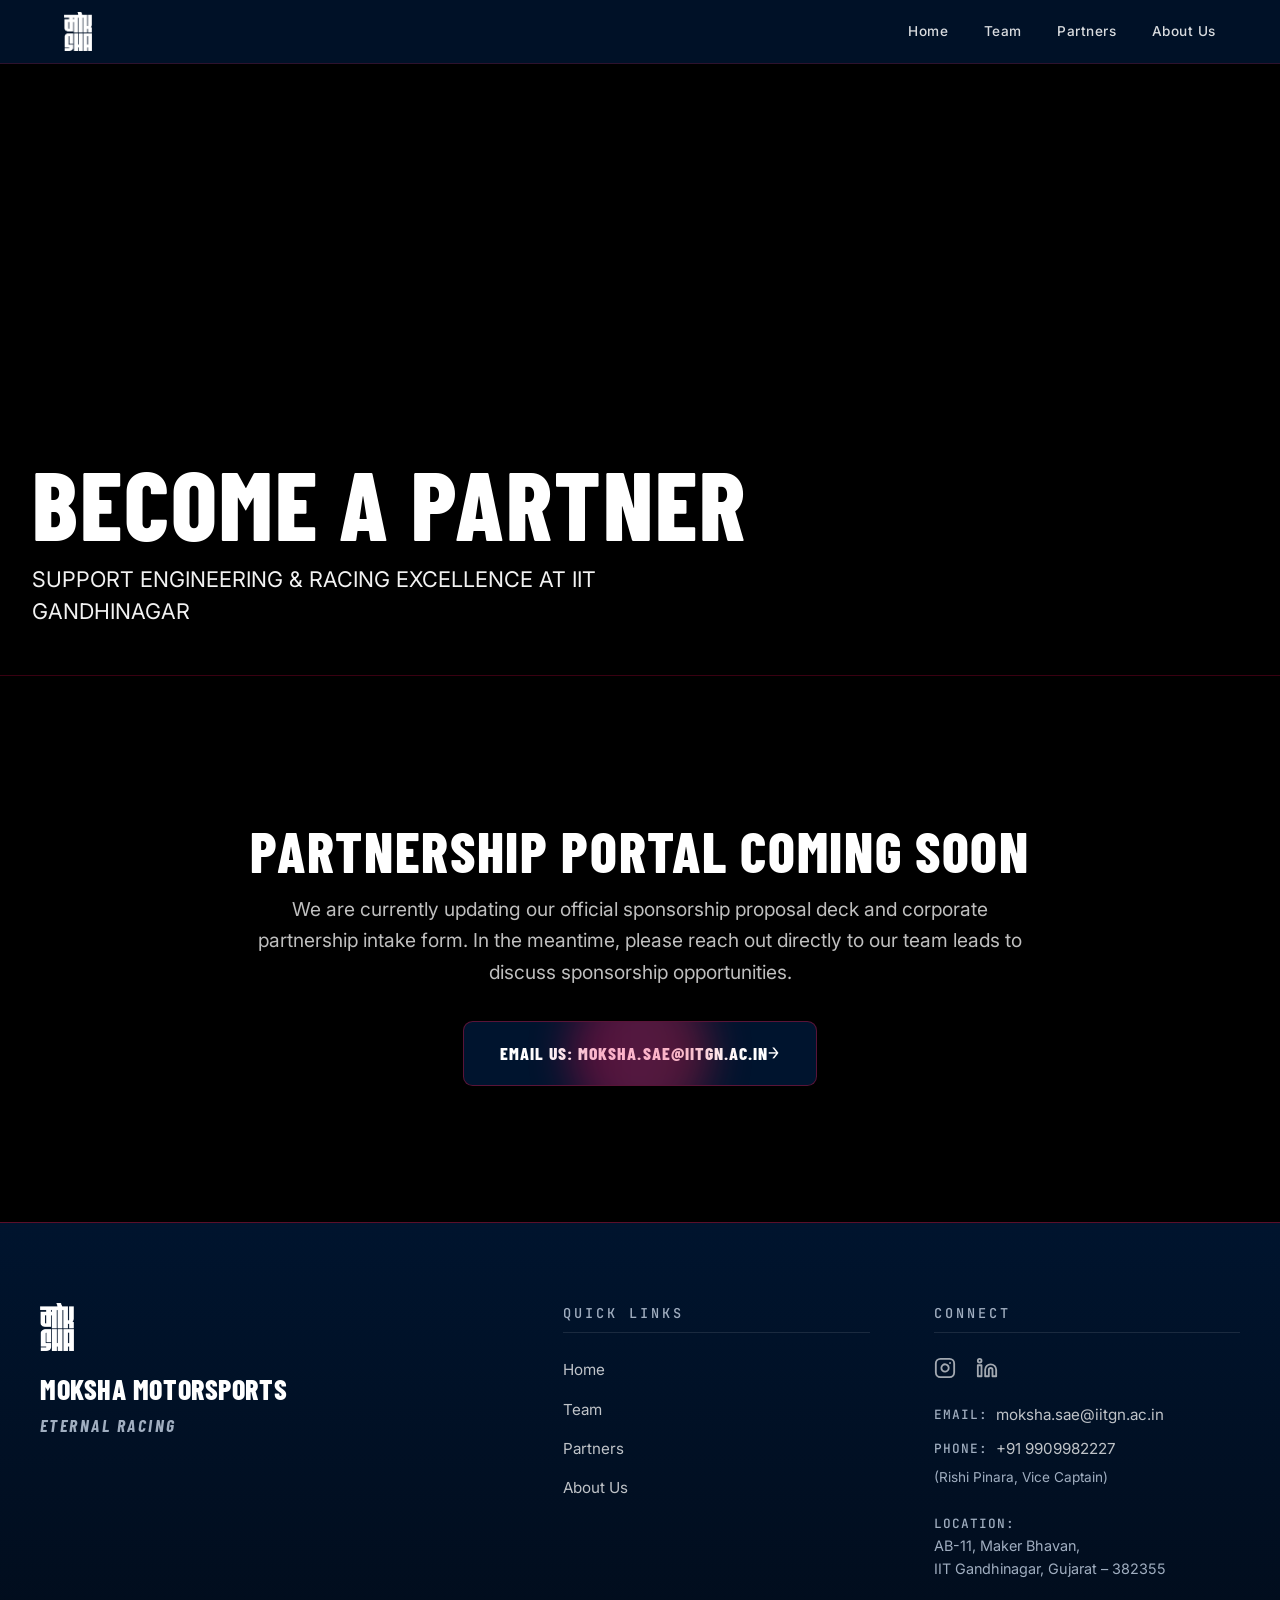
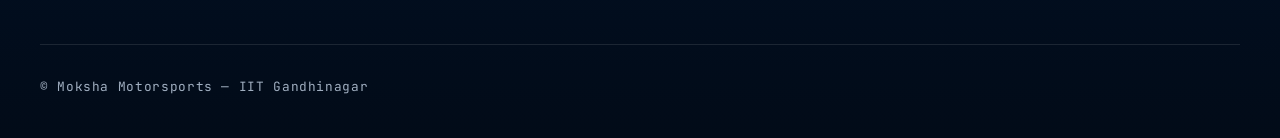
<file: become-a-partner.html>
<!DOCTYPE html>
<html lang="en">

<head>
  <meta charset="UTF-8">
  <meta name="viewport" content="width=device-width, initial-scale=1.0">
  <title>Become a Partner — Moksha Motorsports</title>
  <meta name="description"
    content="Partner with Moksha Motorsports at IIT Gandhinagar. Support student electric vehicle engineering, innovation, and motorsport excellence.">
  <link rel="stylesheet" href="css/style.css">
  <link rel="icon" type="image/png" href="assets/moksha-logo.png">
</head>

<body>

  <a href="#content" class="skip-link">Skip to Content</a>

  <!-- NAVBAR -->
  <header class="navbar" role="banner">
    <a href="index.html" class="nav-brand" aria-label="Moksha Motorsports Home">
      <img src="assets/moksha-logo.png" alt="Moksha Motorsports Logo" class="nav-logo">
    </a>

    <!-- Desktop Navigation -->
    <nav class="nav-links" aria-label="Main Navigation">
      <a href="index.html" class="nav-link">Home</a>
      <a href="team.html" class="nav-link">Team</a>
      <a href="partners.html" class="nav-link">Partners</a>
      <a href="about.html" class="nav-link">About Us</a>
    </nav>

    <!-- Mobile Navigation Toggle -->
    <button class="nav-toggle" aria-label="Toggle Navigation Menu" aria-expanded="false">
      <span></span>
      <span></span>
      <span></span>
    </button>
  </header>

  <!-- Mobile Overlay Menu -->
  <div class="nav-mobile-menu" aria-hidden="true">
    <a href="index.html" class="nav-link">Home</a>
    <a href="team.html" class="nav-link">Team</a>
    <a href="partners.html" class="nav-link">Partners</a>
    <a href="about.html" class="nav-link">About Us</a>
  </div>

  <!-- MAIN CONTENT -->
  <main id="content" class="team-page-wrapper">

    <!-- HERO SECTION -->
    <section class="team-hero-section" aria-label="Become a Partner Hero Header">
      <div class="team-hero-overlay"></div>
      <div class="team-hero-content">
        <h1 class="team-hero-heading">BECOME A PARTNER</h1>
        <p class="team-hero-subheading">
          SUPPORT ENGINEERING &amp; RACING EXCELLENCE AT IIT GANDHINAGAR
        </p>
      </div>
    </section>

    <!-- MAJOR SECTION DIVIDER -->
    <div class="section-divider" aria-hidden="true"></div>

    <!-- PLACEHOLDER PARTNERSHIP CONTENT -->
    <section class="team-contact-section" aria-label="Partnership Inquiry Information">
      <div class="team-contact-container container">
        <div class="team-contact-wrap">
          <h2 class="team-contact-heading">PARTNERSHIP PORTAL COMING SOON</h2>
          <p class="team-contact-body">
            We are currently updating our official sponsorship proposal deck and corporate partnership intake form. In the meantime, please reach out directly to our team leads to discuss sponsorship opportunities.
          </p>
          <div class="team-contact-actions">
            <a href="mailto:moksha.sae@iitgn.ac.in" class="team-btn-primary">
              EMAIL US: MOKSHA.SAE@IITGN.AC.IN <span class="arrow">→</span>
            </a>
          </div>
        </div>
      </div>
    </section>

  </main>

  <!-- FOOTER -->
  <footer class="footer" role="contentinfo">
    <div class="footer-container">
      <div class="footer-grid">
        <!-- BRAND COLUMN -->
        <div class="footer-col footer-brand">
          <a href="index.html" class="footer-logo-link" aria-label="Moksha Motorsports Home">
            <img src="assets/moksha-logo.png" alt="Moksha Motorsports Logo" class="footer-logo">
          </a>
          <h3 class="footer-brand-name">Moksha Motorsports</h3>
          <p class="footer-tagline">Eternal Racing</p>
        </div>

        <!-- QUICK LINKS COLUMN -->
        <div class="footer-col footer-links-col">
          <h4 class="footer-col-title">QUICK LINKS</h4>
          <ul class="footer-links-list">
            <li><a href="index.html" class="footer-link">Home</a></li>
            <li><a href="team.html" class="footer-link">Team</a></li>
            <li><a href="partners.html" class="footer-link">Partners</a></li>
            <li><a href="about.html" class="footer-link">About Us</a></li>
          </ul>
        </div>

        <!-- CONNECT COLUMN -->
        <div class="footer-col footer-connect-col">
          <h4 class="footer-col-title">CONNECT</h4>
          <div class="footer-socials">
            <a href="https://www.instagram.com/moksha.motorsports/" target="_blank"
              rel="noopener noreferrer" class="social-link" aria-label="Follow Moksha Motorsports on Instagram">
              <svg viewBox="0 0 24 24" fill="none" stroke="currentColor" stroke-width="2" stroke-linecap="round"
                stroke-linejoin="round">
                <rect x="2" y="2" width="20" height="20" rx="5" ry="5" />
                <path d="M16 11.37A4 4 0 1 1 12.63 8 4 4 0 0 1 16 11.37z" />
                <line x1="17.5" y1="6.5" x2="17.51" y2="6.5" />
              </svg>
            </a>
            <a href="https://in.linkedin.com/company/moksha-motorsports" target="_blank" rel="noopener noreferrer"
              class="social-link" aria-label="Connect with Moksha Motorsports on LinkedIn">
              <svg viewBox="0 0 24 24" fill="none" stroke="currentColor" stroke-width="2" stroke-linecap="round"
                stroke-linejoin="round">
                <path d="M16 8a6 6 0 0 1 6 6v7h-4v-7a2 2 0 0 0-2-2 2 2 0 0 0-2 2v7h-4v-7a6 6 0 0 1 6-6z" />
                <rect x="2" y="9" width="4" height="12" />
                <circle cx="4" cy="4" r="2" />
              </svg>
            </a>
          </div>
          <p class="footer-contact-item">
            <span class="footer-item-label">Email:</span>
            <a href="mailto:moksha.sae@iitgn.ac.in" class="footer-link">moksha.sae@iitgn.ac.in</a>
          </p>
          <p class="footer-contact-item">
            <span class="footer-item-label">Phone:</span>
            <a href="tel:+919909982227" class="footer-link">+91 9909982227</a>
            <span class="footer-contact-subtext">(Rishi Pinara, Vice Captain)</span>
          </p>
          <p class="footer-address">
            <span class="footer-item-label">Location:</span><br>
            AB-11, Maker Bhavan,<br>
            IIT Gandhinagar, Gujarat – 382355
          </p>
        </div>
      </div>

      <!-- BOTTOM STRIP -->
      <div class="footer-bottom">
        <p class="footer-copyright">&copy; Moksha Motorsports — IIT Gandhinagar</p>
      </div>
    </div>
  </footer>

</body>

</html>
</file>
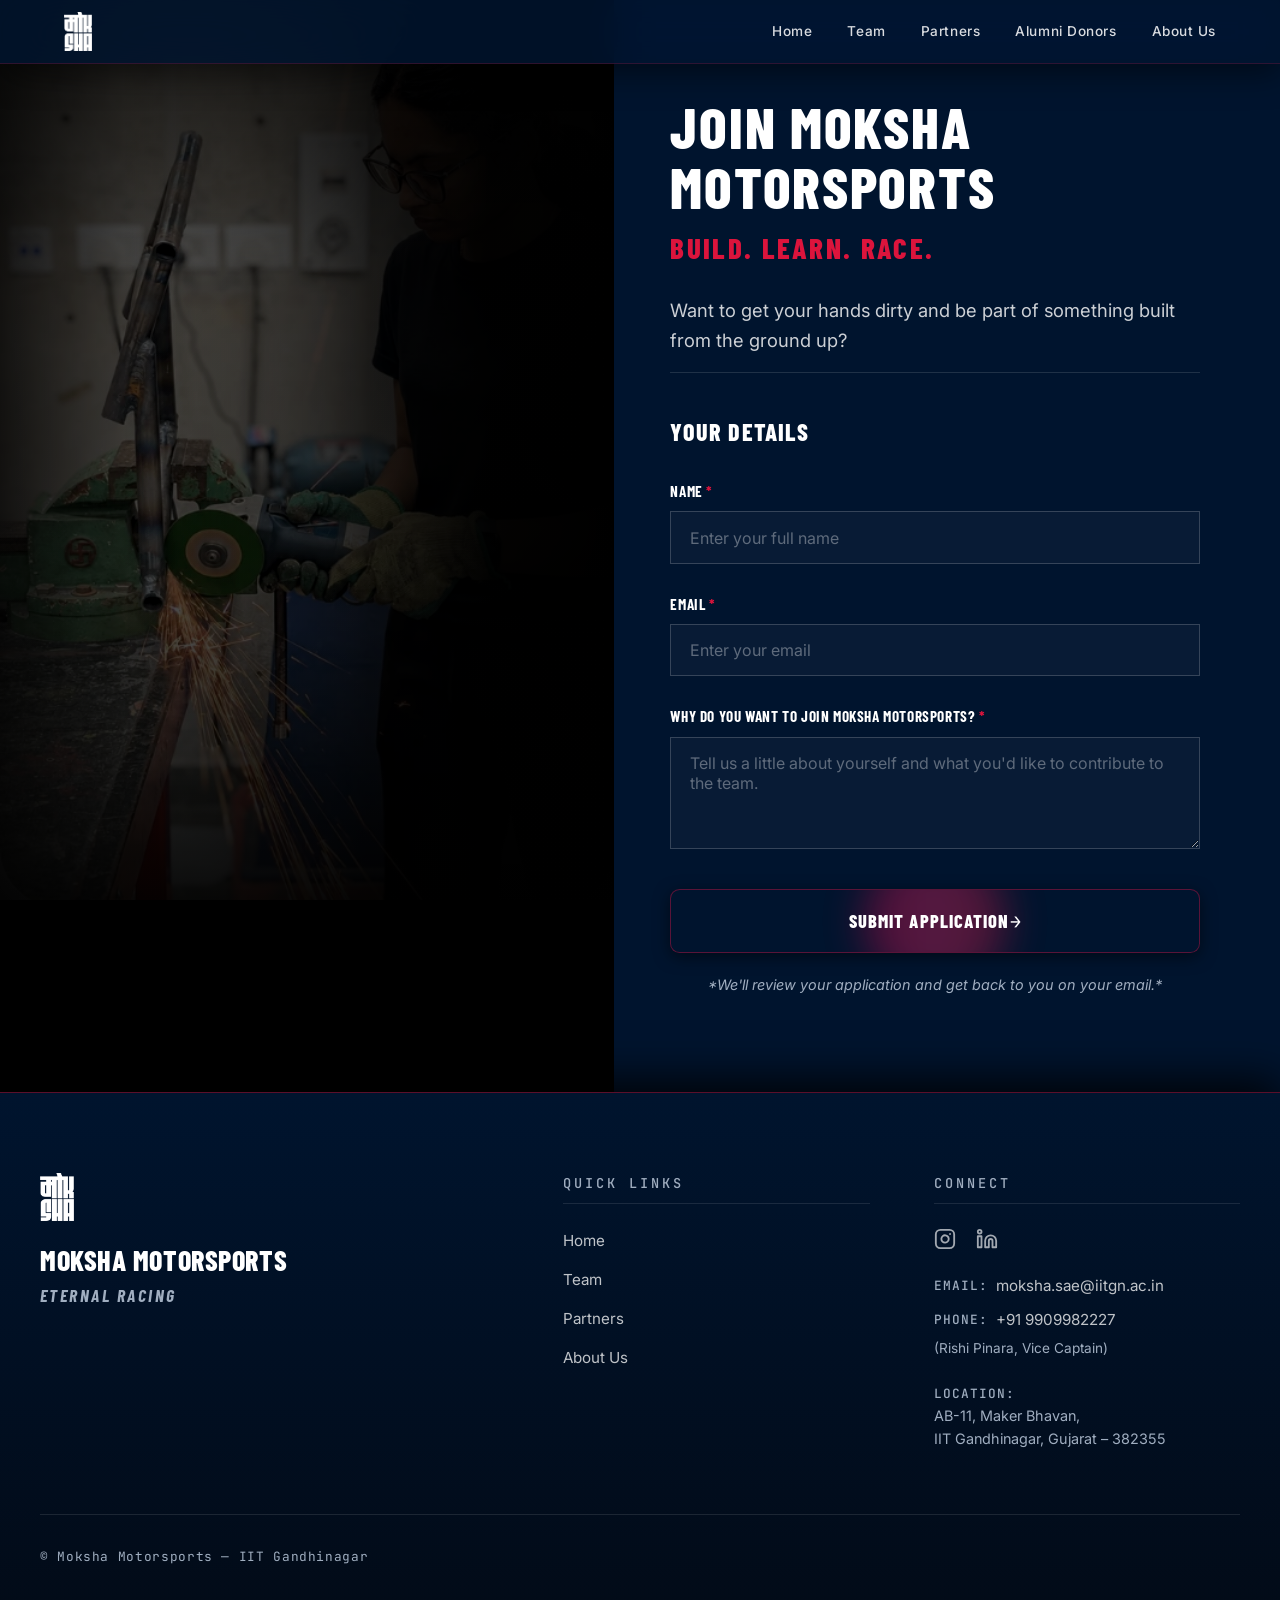
<file: get-involved.html>
<!DOCTYPE html>
<html lang="en">

<head>
  <meta charset="UTF-8">
  <meta name="viewport" content="width=device-width, initial-scale=1.0">
  <title>Join Moksha Motorsports — Application Portal</title>
  <meta name="description"
    content="Apply to join Moksha Motorsports at IIT Gandhinagar. Build, learn, and race with our student BAJA SAE team.">
  <link rel="stylesheet" href="css/style.css">
  <link rel="icon" type="image/png" href="assets/moksha-logo.png">
</head>

<body>

  <a href="#content" class="skip-link">Skip to Content</a>

  <!-- NAVBAR -->
  <header class="navbar" role="banner">
    <a href="index.html" class="nav-brand" aria-label="Moksha Motorsports Home">
      <img src="assets/moksha-logo.png" alt="Moksha Motorsports Logo" class="nav-logo">
    </a>

    <!-- Desktop Navigation -->
    <nav class="nav-links" aria-label="Main Navigation">
      <a href="index.html" class="nav-link">Home</a>
      <a href="team.html" class="nav-link">Team</a>
      <a href="partners.html" class="nav-link">Partners</a>
      <a href="alumni-donors.html" class="nav-link">Alumni Donors</a>
      <a href="about.html" class="nav-link">About Us</a>
    </nav>

    <!-- Mobile Navigation Toggle -->
    <button class="nav-toggle" aria-label="Toggle Navigation Menu" aria-expanded="false">
      <span></span>
      <span></span>
      <span></span>
    </button>
  </header>

  <!-- Mobile Overlay Menu -->
  <div class="nav-mobile-menu" aria-hidden="true">
    <a href="index.html" class="nav-link">Home</a>
    <a href="team.html" class="nav-link">Team</a>
    <a href="partners.html" class="nav-link">Partners</a>
    <a href="alumni-donors.html" class="nav-link">Alumni Donors</a>
    <a href="about.html" class="nav-link">About Us</a>
  </div>

  <!-- MAIN CONTENT: SPLIT-SCREEN RECRUITMENT HERO & FORM -->
  <main id="content" class="portal-page-wrapper">
    <div class="portal-split-hero">

      <!-- LEFT COLUMN: TEAM / BAJA PHOTO WITH CINEMATIC EDGE BLEND -->
      <div class="portal-media-col" aria-label="Moksha Motorsports Application">
        <img src="assets/application-portal.webp" alt="Moksha Motorsports Application" class="portal-hero-img">
        <div class="portal-overlay-fade-left" aria-hidden="true"></div>
        <div class="portal-overlay-fade-right" aria-hidden="true"></div>
        <div class="portal-overlay-fade-vertical" aria-hidden="true"></div>
      </div>

      <!-- RIGHT COLUMN: INTRODUCTION & APPLICATION FORM ON DARK UI -->
      <div class="portal-form-col">
        <div class="portal-form-wrapper">

          <!-- PAGE INTRODUCTION -->
          <div class="portal-intro-header">
            <h1 class="portal-main-title">JOIN MOKSHA MOTORSPORTS</h1>
            <h2 class="portal-sub-title">BUILD. LEARN. RACE.</h2>
            <p class="portal-intro-text">
              Want to get your hands dirty and be part of something built from the ground up?
            </p>
          </div>

          <div class="portal-section-divider" aria-hidden="true"></div>

          <!-- APPLICATION FORM -->
          <form id="mokshaJoinForm" class="portal-form" novalidate>
            <h3 class="portal-form-heading">YOUR DETAILS</h3>

            <!-- HONEYPOT FIELD FOR SPAM PROTECTION (HIDDEN FROM NORMAL USERS) -->
            <input type="checkbox" name="botcheck" id="botcheck" style="display: none !important;" tabindex="-1" autocomplete="off">

            <!-- FULL NAME -->
            <div class="portal-form-group">
              <label for="applicantName" class="portal-label">Name <span class="required-asterisk">*</span></label>
              <input type="text" id="applicantName" name="name" class="portal-input" placeholder="Enter your full name" maxlength="100" required>
              <span class="field-error-msg" id="nameError" role="alert">Please enter your full name.</span>
            </div>

            <!-- EMAIL -->
            <div class="portal-form-group">
              <label for="applicantEmail" class="portal-label">Email <span class="required-asterisk">*</span></label>
              <input type="email" id="applicantEmail" name="email" class="portal-input" placeholder="Enter your email" maxlength="120" required>
              <span class="field-error-msg" id="emailError" role="alert">Please enter a valid email address.</span>
            </div>

            <!-- WHY DO YOU WANT TO JOIN -->
            <div class="portal-form-group">
              <label for="applicantMotivation" class="portal-label">Why do you want to join Moksha Motorsports? <span class="required-asterisk">*</span></label>
              <textarea id="applicantMotivation" name="motivation" rows="4" class="portal-textarea" placeholder="Tell us a little about yourself and what you'd like to contribute to the team." maxlength="2500" required></textarea>
              <span class="field-error-msg" id="motivationError" role="alert">Please share your motivation for joining.</span>
            </div>

            <!-- SUBMIT BUTTON -->
            <div class="portal-submit-wrap">
              <button type="submit" id="portalSubmitBtn" class="team-btn-primary portal-submit-btn">
                <span class="btn-text">SUBMIT APPLICATION</span> <span class="arrow">→</span>
              </button>
              <p class="portal-footer-note">
                *We'll review your application and get back to you on your email.*
              </p>
            </div>

            <!-- SUCCESS CONFIRMATION ALERT -->
            <div id="portalSuccessAlert" class="portal-success-alert" style="display: none;" role="status" aria-live="polite">
              <div class="success-icon">✓</div>
              <h4 class="success-title">APPLICATION RECEIVED!</h4>
              <p class="success-body">
                Thank you for applying to join Moksha Motorsports. We've received your details and our team will get back to you on your email shortly.
              </p>
            </div>

            <!-- ERROR ALERT -->
            <div id="portalErrorAlert" class="portal-error-alert" style="display: none;" role="alert" aria-live="assertive">
              <div class="error-icon">✕</div>
              <h4 class="error-title">SUBMISSION NOTICE</h4>
              <p class="error-body" id="portalErrorText">
                Something went wrong while submitting your application. Please try again or email us directly at <a href="mailto:moksha.sae@iitgn.ac.in" style="color: #ffffff; text-decoration: underline;">moksha.sae@iitgn.ac.in</a>.
              </p>
            </div>
          </form>

        </div>
      </div>

    </div>
  </main>

  <!-- FOOTER -->
  <footer class="footer" role="contentinfo">
    <div class="footer-container">
      <div class="footer-grid">
        <!-- BRAND COLUMN -->
        <div class="footer-col footer-brand">
          <a href="index.html" class="footer-logo-link" aria-label="Moksha Motorsports Home">
            <img src="assets/moksha-logo.png" alt="Moksha Motorsports Logo" class="footer-logo">
          </a>
          <h3 class="footer-brand-name">Moksha Motorsports</h3>
          <p class="footer-tagline">Eternal Racing</p>
        </div>

        <!-- QUICK LINKS COLUMN -->
        <div class="footer-col footer-links-col">
          <h4 class="footer-col-title">QUICK LINKS</h4>
          <ul class="footer-links-list">
            <li><a href="index.html" class="footer-link">Home</a></li>
            <li><a href="team.html" class="footer-link">Team</a></li>
            <li><a href="partners.html" class="footer-link">Partners</a></li>
            <li><a href="about.html" class="footer-link">About Us</a></li>
          </ul>
        </div>

        <!-- CONNECT COLUMN -->
        <div class="footer-col footer-connect-col">
          <h4 class="footer-col-title">CONNECT</h4>
          <div class="footer-socials">
            <a href="https://www.instagram.com/moksha.motorsports/" target="_blank"
              rel="noopener noreferrer" class="social-link" aria-label="Follow Moksha Motorsports on Instagram">
              <svg viewBox="0 0 24 24" fill="none" stroke="currentColor" stroke-width="2" stroke-linecap="round"
                stroke-linejoin="round">
                <rect x="2" y="2" width="20" height="20" rx="5" ry="5" />
                <path d="M16 11.37A4 4 0 1 1 12.63 8 4 4 0 0 1 16 11.37z" />
                <line x1="17.5" y1="6.5" x2="17.51" y2="6.5" />
              </svg>
            </a>
            <a href="https://in.linkedin.com/company/moksha-motorsports" target="_blank" rel="noopener noreferrer"
              class="social-link" aria-label="Connect with Moksha Motorsports on LinkedIn">
              <svg viewBox="0 0 24 24" fill="none" stroke="currentColor" stroke-width="2" stroke-linecap="round"
                stroke-linejoin="round">
                <path d="M16 8a6 6 0 0 1 6 6v7h-4v-7a2 2 0 0 0-2-2 2 2 0 0 0-2 2v7h-4v-7a6 6 0 0 1 6-6z" />
                <rect x="2" y="9" width="4" height="12" />
                <circle cx="4" cy="4" r="2" />
              </svg>
            </a>
          </div>
          <p class="footer-contact-item">
            <span class="footer-item-label">Email:</span>
            <a href="mailto:moksha.sae@iitgn.ac.in" class="footer-link">moksha.sae@iitgn.ac.in</a>
          </p>
          <p class="footer-contact-item">
            <span class="footer-item-label">Phone:</span>
            <a href="tel:+919909982227" class="footer-link">+91 9909982227</a>
            <span class="footer-contact-subtext">(Rishi Pinara, Vice Captain)</span>
          </p>
          <p class="footer-address">
            <span class="footer-item-label">Location:</span><br>
            AB-11, Maker Bhavan,<br>
            IIT Gandhinagar, Gujarat – 382355
          </p>
        </div>
      </div>

      <!-- BOTTOM STRIP -->
      <div class="footer-bottom">
        <p class="footer-copyright">&copy; Moksha Motorsports — IIT Gandhinagar</p>
      </div>
    </div>
  </footer>

  <script>
    /**
     * FORM SUBMISSION & SECURITY CONFIGURATION
     * Configure your Form-to-Email service endpoint here (Web3Forms or Formspree).
     * Submissions will automatically send applicant details to moksha.sae@iitgn.ac.in
     */
    const FORM_CONFIG = {
      // Default endpoint: Web3Forms (https://api.web3forms.com/submit) or Formspree (https://formspree.io/f/YOUR_FORM_ID)
      ENDPOINT: 'https://api.web3forms.com/submit',
      
      // Web3Forms Access Key (Obtain free key for moksha.sae@iitgn.ac.in at https://web3forms.com)
      ACCESS_KEY: window.WEB3FORMS_ACCESS_KEY || 'YOUR_WEB3FORMS_ACCESS_KEY',

      SUBJECT: 'New Get Involved Application — Moksha Motorsports',
      FROM_NAME: 'Moksha Motorsports Join Portal',

      // Cooldown period after successful submission (5 minutes)
      COOLDOWN_MS: 5 * 60 * 1000,
      COOLDOWN_STORAGE_KEY: 'getInvolvedLastSubmission'
    };

    document.addEventListener('DOMContentLoaded', () => {
      const form = document.getElementById('mokshaJoinForm');
      const submitBtn = document.getElementById('portalSubmitBtn');
      const successAlert = document.getElementById('portalSuccessAlert');
      const errorAlert = document.getElementById('portalErrorAlert');
      const errorText = document.getElementById('portalErrorText');

      if (!form) return;

      form.addEventListener('submit', async (e) => {
        e.preventDefault();

        // Reset error displays & alerts
        document.querySelectorAll('.field-error-msg').forEach(el => el.style.display = 'none');
        if (successAlert) successAlert.style.display = 'none';
        if (errorAlert) errorAlert.style.display = 'none';

        // 1. SUBMISSION COOLDOWN CHECK (Prevent rapid repeated applications)
        const lastSubmissionTime = localStorage.getItem(FORM_CONFIG.COOLDOWN_STORAGE_KEY);
        if (lastSubmissionTime) {
          const elapsed = Date.now() - parseInt(lastSubmissionTime, 10);
          if (!isNaN(elapsed) && elapsed < FORM_CONFIG.COOLDOWN_MS) {
            const remainingMins = Math.ceil((FORM_CONFIG.COOLDOWN_MS - elapsed) / 60000);
            if (errorAlert && errorText) {
              errorText.innerHTML = `You have recently submitted an application. Please wait ${remainingMins} minute${remainingMins > 1 ? 's' : ''} before submitting another application.`;
              errorAlert.style.display = 'block';
              errorAlert.scrollIntoView({ behavior: 'smooth', block: 'center' });
            }
            return;
          }
        }

        // 2. FIELD VALIDATION
        let isValid = true;
        const emailRegex = /^[^\s@]+@[^\s@]+\.[^\s@]+$/;

        // Name validation
        const nameInput = document.getElementById('applicantName');
        const nameVal = nameInput ? nameInput.value.trim() : '';
        if (!nameVal || nameVal.length > 100) {
          const err = document.getElementById('nameError');
          if (err) err.style.display = 'block';
          isValid = false;
        }

        // Email validation
        const emailInput = document.getElementById('applicantEmail');
        const emailVal = emailInput ? emailInput.value.trim() : '';
        if (!emailVal || !emailRegex.test(emailVal) || emailVal.length > 120) {
          const err = document.getElementById('emailError');
          if (err) err.style.display = 'block';
          isValid = false;
        }

        // Motivation validation
        const motivationInput = document.getElementById('applicantMotivation');
        const motivationVal = motivationInput ? motivationInput.value.trim() : '';
        if (!motivationVal || motivationVal.length < 5 || motivationVal.length > 2500) {
          const err = document.getElementById('motivationError');
          if (err) err.style.display = 'block';
          isValid = false;
        }

        if (!isValid) {
          const firstError = document.querySelector('.field-error-msg[style*="block"]');
          if (firstError && firstError.previousElementSibling) {
            firstError.previousElementSibling.focus();
          }
          return;
        }

        // 3. HONEYPOT BOT CHECK
        const botcheck = document.getElementById('botcheck');
        if (botcheck && botcheck.checked) {
          // Quietly ignore bot submissions
          return;
        }

        // 4. PROCESSING / LOADING STATE
        const btnText = submitBtn.querySelector('.btn-text');
        const origText = btnText ? btnText.textContent : 'SUBMIT APPLICATION';
        if (btnText) btnText.textContent = 'SUBMITTING APPLICATION...';
        submitBtn.disabled = true;
        submitBtn.style.opacity = '0.7';

        try {
          // Prepare Form Data payload
          const formData = new FormData(form);

          // Append service metadata
          if (FORM_CONFIG.ACCESS_KEY && FORM_CONFIG.ACCESS_KEY !== 'YOUR_WEB3FORMS_ACCESS_KEY') {
            formData.append('access_key', FORM_CONFIG.ACCESS_KEY);
          }
          formData.append('subject', FORM_CONFIG.SUBJECT);
          formData.append('from_name', FORM_CONFIG.FROM_NAME);

          // Send POST request to provider endpoint
          const response = await fetch(FORM_CONFIG.ENDPOINT, {
            method: 'POST',
            body: formData,
            headers: {
              'Accept': 'application/json'
            }
          });

          const result = await response.json().catch(() => ({}));

          if (response.ok || result.success) {
            // SUCCESS FLOW: Store cooldown timestamp ONLY on successful submission
            localStorage.setItem(FORM_CONFIG.COOLDOWN_STORAGE_KEY, Date.now().toString());
            form.reset();
            if (successAlert) {
              successAlert.style.display = 'block';
              successAlert.scrollIntoView({ behavior: 'smooth', block: 'center' });
            }
          } else {
            // API REJECTION / UNCONFIGURED KEY
            const errMsg = result.message || 'Unable to process submission at this time.';
            throw new Error(errMsg);
          }

        } catch (err) {
          if (errorAlert) {
            if (errorText && err.message) {
              errorText.innerHTML = `${err.message} If the issue persists, please email us directly at <a href="mailto:moksha.sae@iitgn.ac.in" style="color: #ffffff; text-decoration: underline;">moksha.sae@iitgn.ac.in</a>.`;
            }
            errorAlert.style.display = 'block';
            errorAlert.scrollIntoView({ behavior: 'smooth', block: 'center' });
          }
        } finally {
          // Restore button state
          if (btnText) btnText.textContent = origText;
          submitBtn.disabled = false;
          submitBtn.style.opacity = '1';
        }
      });
    });
  </script>

</body>

</html>
</file>
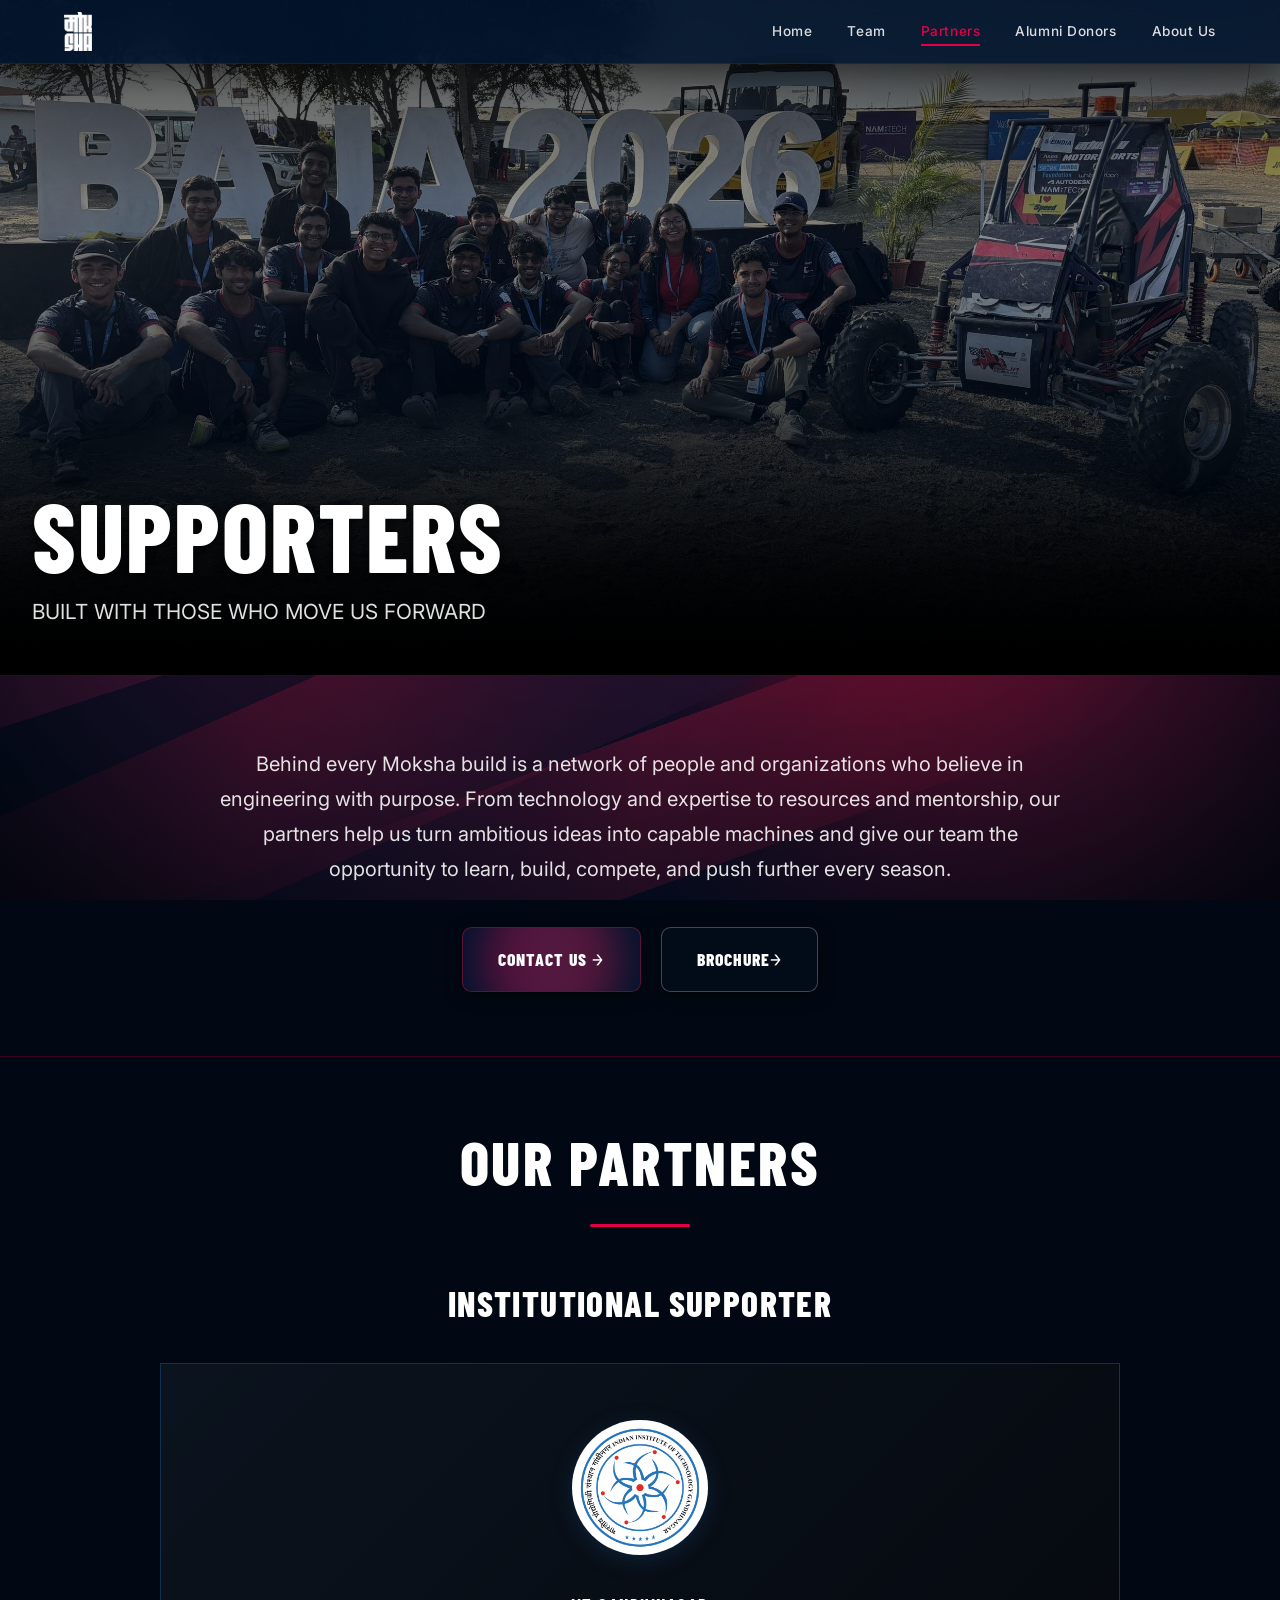
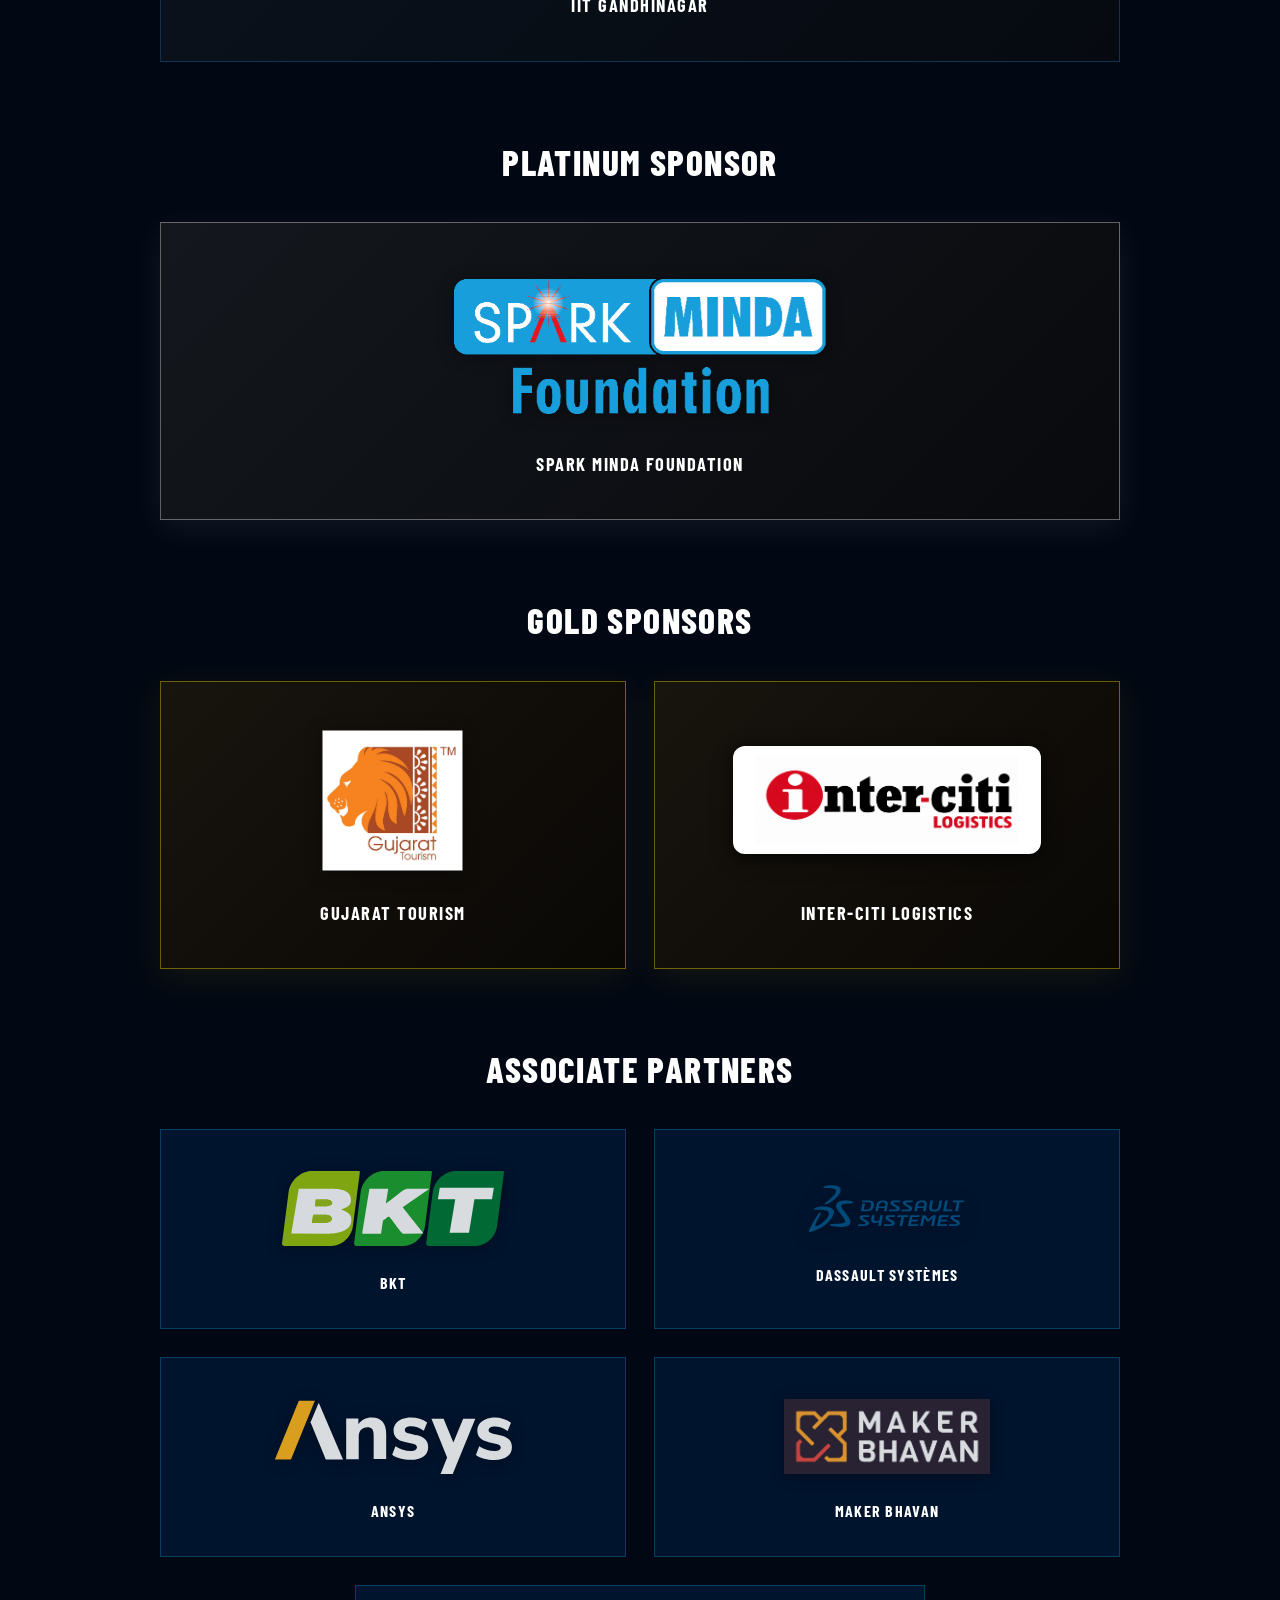
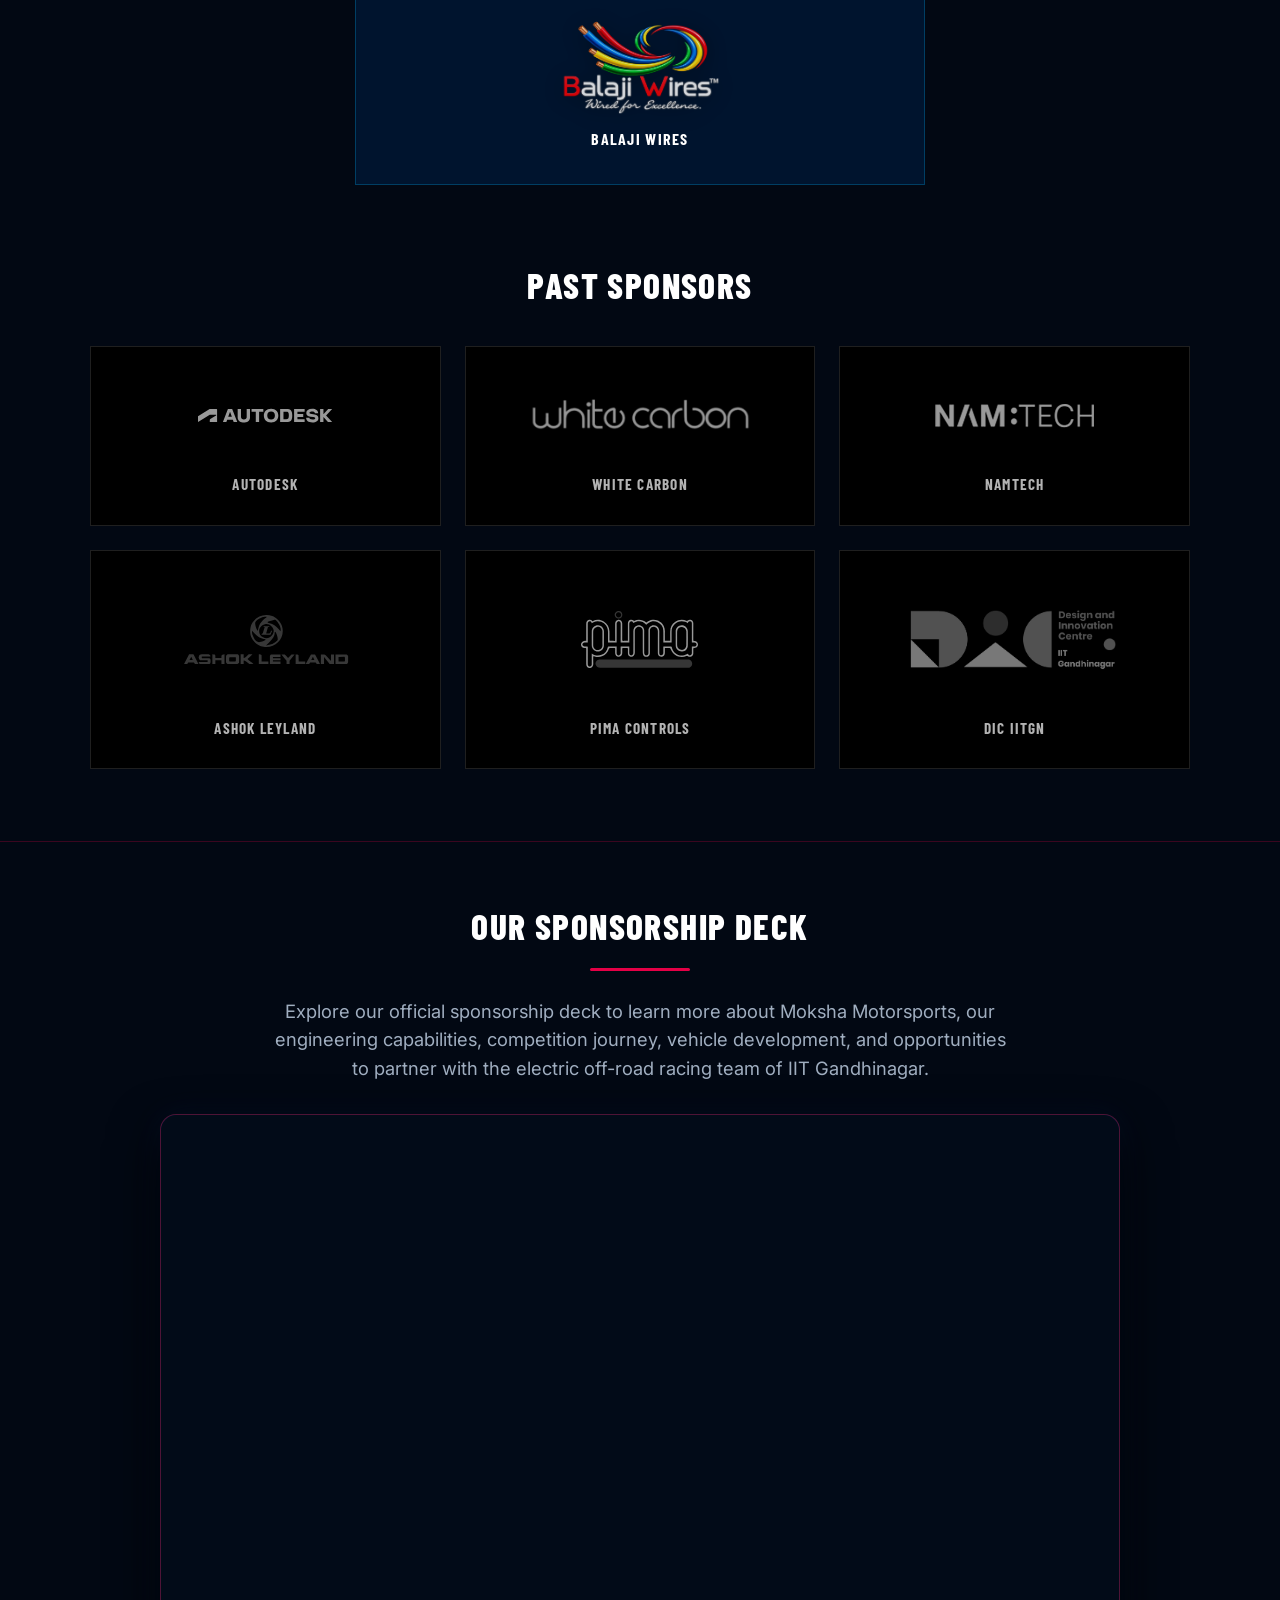
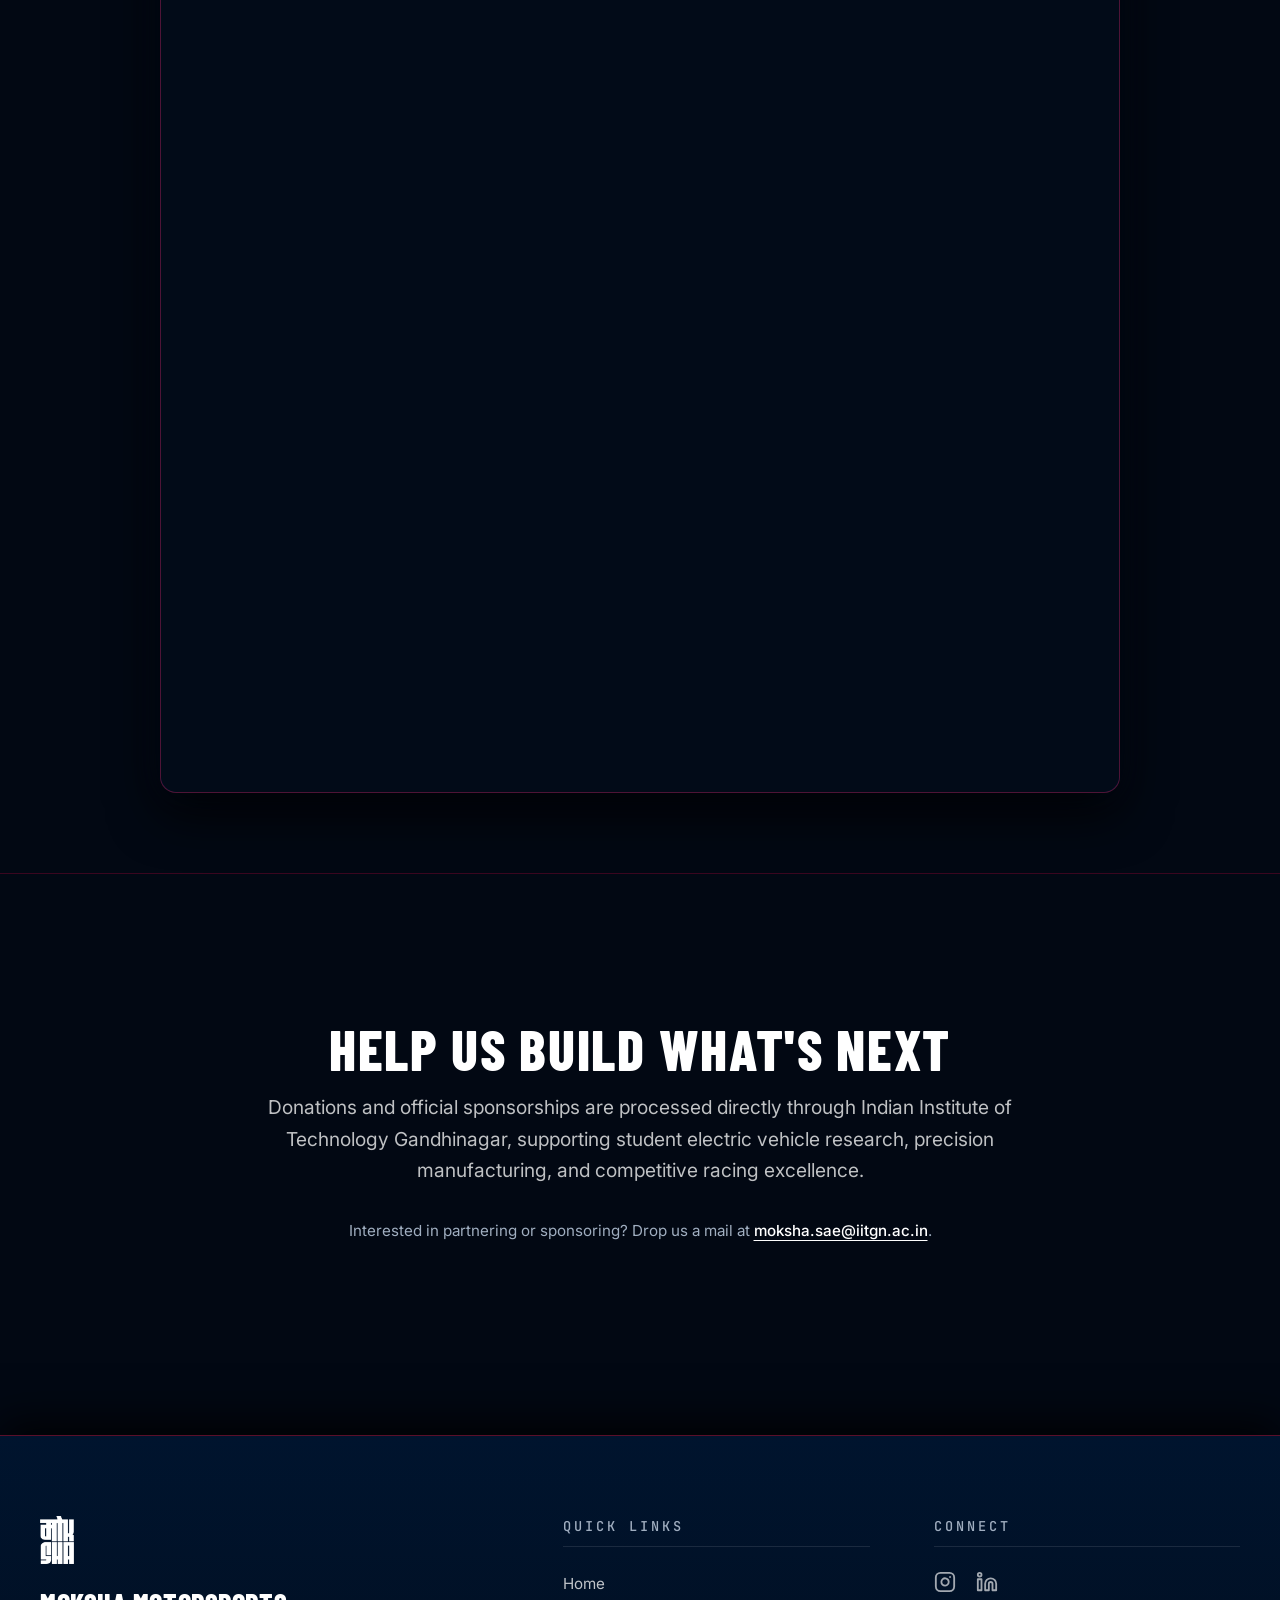
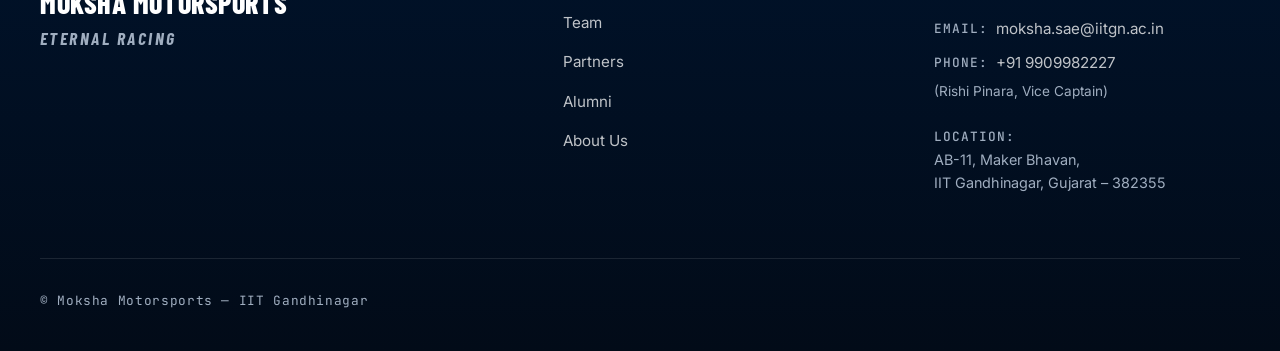
<file: partners.html>
<!DOCTYPE html>
<html lang="en">

<head>
  <meta charset="UTF-8">
  <meta name="viewport" content="width=device-width, initial-scale=1.0">
  <title>Our Partners — Moksha Motorsports</title>
  <meta name="description"
    content="Discover the sponsors, institutional backers, and industry partners empowering Moksha Motorsports at IIT Gandhinagar. Electric Mobility & Motorsport Engineering Excellence.">
  <link rel="stylesheet" href="css/style.css">
  <link rel="icon" type="image/png" href="assets/moksha-logo.png">
</head>

<body>

  <a href="#content" class="skip-link">Skip to Content</a>

  <!-- NAVBAR -->
  <header class="navbar" role="banner">
    <a href="index.html" class="nav-brand" aria-label="Moksha Motorsports Home">
      <img src="assets/moksha-logo.png" alt="Moksha Motorsports Logo" class="nav-logo">
    </a>

    <!-- Desktop Navigation -->
    <nav class="nav-links" aria-label="Main Navigation">
      <a href="index.html" class="nav-link">Home</a>
      <a href="team.html" class="nav-link">Team</a>
      <a href="partners.html" class="nav-link active">Partners</a>
      <a href="alumni-donors.html" class="nav-link">Alumni Donors</a>
      <a href="about.html" class="nav-link">About Us</a>
    </nav>

    <!-- Mobile Navigation Toggle -->
    <button class="nav-toggle" aria-label="Toggle Navigation Menu" aria-expanded="false">
      <span></span>
      <span></span>
      <span></span>
    </button>
  </header>

  <!-- Mobile Overlay Menu -->
  <div class="nav-mobile-menu" aria-hidden="true">
    <a href="index.html" class="nav-link">Home</a>
    <a href="team.html" class="nav-link">Team</a>
    <a href="partners.html" class="nav-link active">Partners</a>
    <a href="alumni-donors.html" class="nav-link">Alumni Donors</a>
    <a href="about.html" class="nav-link">About Us</a>
  </div>

  <!-- MAIN PARTNERS PAGE CONTENT -->
  <main id="content" class="partners-page-wrapper">

    <!-- LIVE DYNAMIC AMBIENT BACKGROUND SYSTEM (MATCHING HOME PAGE MOTORSPORT IDENTITY) -->
    <div class="home-ambient-bg partners-ambient-bg" id="partnersAmbientBg" aria-hidden="true">
      <div class="ambient-layer ambient-flowing-gradients">
        <div class="gradient-blob blob-top-left"></div>
        <div class="gradient-blob blob-top-right"></div>
        <div class="gradient-blob blob-mid-left"></div>
        <div class="gradient-blob blob-mid-right"></div>
        <div class="gradient-blob blob-bottom-left"></div>
        <div class="gradient-blob blob-bottom-right"></div>
      </div>
      <div class="ambient-layer ambient-speed-streaks">
        <div class="speed-streak streak-1"></div>
        <div class="speed-streak streak-2"></div>
        <div class="speed-streak streak-3"></div>
        <div class="speed-streak streak-4"></div>
      </div>
      <div class="ambient-layer ambient-tech-mesh"></div>
      <div class="ambient-layer ambient-vignette"></div>
    </div>

    <!-- 1. HERO SECTION WITH CINEMATIC BOTTOM FADE -->
    <section class="partners-hero-section cinematic-hero" aria-label="Partners Page Header">
      <div class="hero-bg-image partners-hero-bg" aria-hidden="true"></div>
      <div class="partners-hero-overlay cinematic-hero-overlay" aria-hidden="true"></div>
      <div class="partners-hero-content container">
        <h1 class="partners-hero-heading">SUPPORTERS</h1>
        <p class="partners-hero-subheading">
          BUILT WITH THOSE WHO MOVE US FORWARD
        </p>
      </div>
    </section>

    <!-- 2. PARTNERS INTRO PHILOSOPHY SECTION (CENTERED) -->
    <section class="partners-intro-section" aria-label="Partners Philosophy">
      <div class="partners-intro-container container">
        <p class="partners-intro-text">
          Behind every Moksha build is a network of people and organizations who believe in engineering with purpose.
          From technology and expertise to resources and mentorship, our partners help us turn ambitious ideas into
          capable machines and give our team the opportunity to learn, build, compete, and push further every season.
        </p>
        <div class="partners-intro-actions">
          <a href="mailto:moksha.sae@iitgn.ac.in" class="team-apply-btn">
            <div class="team-apply-btn-glow" aria-hidden="true">
              <div></div>
            </div>
            <span class="team-apply-btn-text">CONTACT US <span class="arrow">→</span></span>
          </a>
          <a href="#sponsorshipDeck" class="team-email-btn">
            <span class="btn-text">BROCHURE</span> <span class="arrow">→</span>
          </a>
        </div>
      </div>
    </section>

    <!-- MAJOR SECTION DIVIDER -->
    <div class="section-divider" aria-hidden="true"></div>

    <!-- 3. OUR PARTNERS MAIN SECTION HEADER -->
    <section class="our-partners-main-section" aria-label="Our Partners">
      <div class="our-partners-section-header container">
        <h2 class="our-partners-main-heading">OUR PARTNERS</h2>
      </div>

      <!-- DYNAMIC SPONSOR TIERS CONTAINER -->
      <div id="partnersTierWrapper" class="partners-tier-wrapper">
        <!-- Populated dynamically via js/partners.js -->
      </div>
    </section>

    <!-- MAJOR SECTION DIVIDER -->
    <div class="section-divider" aria-hidden="true"></div>

    <!-- SPONSORSHIP DECK VIEWER SECTION -->
    <section id="sponsorshipDeck" class="sponsorship-deck-section" aria-label="Moksha Motorsports Sponsorship Deck">
      <div class="sponsorship-deck-container container">
        <div class="deck-section-header">
          <h2 class="tier-title">OUR SPONSORSHIP DECK</h2>
          <p class="deck-subtitle">
            Explore our official sponsorship deck to learn more about Moksha Motorsports, our engineering capabilities, competition journey, vehicle development, and opportunities to partner with the electric off-road racing team of IIT Gandhinagar.
          </p>
        </div>

        <!-- EMBEDDED PDF VIEWER CARD -->
        <div class="deck-viewer-card">
          <div class="deck-iframe-wrapper">
            <iframe src="assets/Moksha_Motorsports_Brochure.pdf#toolbar=1&navpanes=0&view=FitH"
              title="Moksha Motorsports Sponsorship Deck PDF" class="deck-pdf-iframe" loading="lazy"></iframe>
          </div>
        </div>
      </div>
    </section>

    <!-- MAJOR SECTION DIVIDER -->
    <div class="section-divider" aria-hidden="true"></div>

    <!-- BECOME A PARTNER / SUPPORT CTA SECTION -->
    <section class="team-contact-section" aria-label="Support and Sponsorship CTA">
      <div class="team-contact-container container">
        <div class="team-contact-wrap">
          <h2 class="team-contact-heading">HELP US BUILD WHAT'S NEXT</h2>
          <p class="team-contact-body">
            Donations and official sponsorships are processed directly through Indian Institute of Technology
            Gandhinagar, supporting student electric vehicle research, precision manufacturing, and competitive racing
            excellence.
          </p>

          <p class="team-contact-footer-note">
            Interested in partnering or sponsoring? Drop us a mail at 
            <a href="mailto:moksha.sae@iitgn.ac.in" class="team-contact-link">moksha.sae@iitgn.ac.in</a>.
          </p>
        </div>
      </div>
    </section>

  </main>

  <!-- FOOTER -->
  <footer class="footer" role="contentinfo">
    <div class="footer-container">
      <div class="footer-grid">
        <!-- BRAND COLUMN -->
        <div class="footer-col footer-brand">
          <a href="index.html" class="footer-logo-link" aria-label="Moksha Motorsports Home">
            <img src="assets/moksha-logo.png" alt="Moksha Motorsports Logo" class="footer-logo">
          </a>
          <h3 class="footer-brand-name">Moksha Motorsports</h3>
          <p class="footer-tagline">Eternal Racing</p>
        </div>

        <!-- QUICK LINKS COLUMN -->
        <div class="footer-col footer-links-col">
          <h4 class="footer-col-title">QUICK LINKS</h4>
          <ul class="footer-links-list">
            <li><a href="index.html" class="footer-link">Home</a></li>
            <li><a href="team.html" class="footer-link">Team</a></li>
            <li><a href="partners.html" class="footer-link">Partners</a></li>
            <li><a href="alumni-donors.html" class="footer-link">Alumni</a></li>
            <li><a href="about.html" class="footer-link">About Us</a></li>
          </ul>
        </div>

        <!-- CONNECT COLUMN -->
        <div class="footer-col footer-connect-col">
          <h4 class="footer-col-title">CONNECT</h4>
          <div class="footer-socials">
            <a href="https://www.instagram.com/moksha.motorsports/" target="_blank"
              rel="noopener noreferrer" class="social-link" aria-label="Follow Moksha Motorsports on Instagram">
              <svg viewBox="0 0 24 24" fill="none" stroke="currentColor" stroke-width="2" stroke-linecap="round"
                stroke-linejoin="round">
                <rect x="2" y="2" width="20" height="20" rx="5" ry="5" />
                <path d="M16 11.37A4 4 0 1 1 12.63 8 4 4 0 0 1 16 11.37z" />
                <line x1="17.5" y1="6.5" x2="17.51" y2="6.5" />
              </svg>
            </a>
            <a href="https://in.linkedin.com/company/moksha-motorsports" target="_blank" rel="noopener noreferrer"
              class="social-link" aria-label="Connect with Moksha Motorsports on LinkedIn">
              <svg viewBox="0 0 24 24" fill="none" stroke="currentColor" stroke-width="2" stroke-linecap="round"
                stroke-linejoin="round">
                <path d="M16 8a6 6 0 0 1 6 6v7h-4v-7a2 2 0 0 0-2-2 2 2 0 0 0-2 2v7h-4v-7a6 6 0 0 1 6-6z" />
                <rect x="2" y="9" width="4" height="12" />
                <circle cx="4" cy="4" r="2" />
              </svg>
            </a>
          </div>
          <p class="footer-contact-item">
            <span class="footer-item-label">Email:</span>
            <a href="mailto:moksha.sae@iitgn.ac.in" class="footer-link">moksha.sae@iitgn.ac.in</a>
          </p>
          <p class="footer-contact-item">
            <span class="footer-item-label">Phone:</span>
            <a href="tel:+919909982227" class="footer-link">+91 9909982227</a>
            <span class="footer-contact-subtext">(Rishi Pinara, Vice Captain)</span>
          </p>
          <p class="footer-address">
            <span class="footer-item-label">Location:</span><br>
            AB-11, Maker Bhavan,<br>
            IIT Gandhinagar, Gujarat – 382355
          </p>
        </div>
      </div>

      <!-- BOTTOM STRIP -->
      <div class="footer-bottom">
        <p class="footer-copyright">&copy; Moksha Motorsports — IIT Gandhinagar</p>
      </div>
    </div>
  </footer>

  <!-- FULLSCREEN DECK MODAL LIGHTBOX -->
  <div id="deckModal" class="deck-modal" aria-hidden="true" role="dialog"
    aria-label="Moksha Motorsports Sponsorship Deck Fullscreen">
    <div class="deck-modal-backdrop"></div>
    <div class="deck-modal-container">
      <div class="deck-modal-bar">
        <span class="deck-modal-title">// MOKSHA MOTORSPORTS SPONSORSHIP DECK (FULLSCREEN)</span>
        <div class="deck-modal-actions">
          <a href="assets/Moksha_Motorsports_Brochure.pdf" download="Moksha_Motorsports_Sponsorship_Deck.pdf"
            class="deck-modal-btn">
            DOWNLOAD ↗
          </a>
          <button id="closeDeckModalBtn" class="deck-modal-close" aria-label="Close Fullscreen View">
            ✕ CLOSE
          </button>
        </div>
      </div>
      <div class="deck-modal-content">
        <iframe id="modalPdfFrame" src="" title="Moksha Motorsports Sponsorship Deck Fullscreen PDF"
          class="deck-modal-iframe"></iframe>
      </div>
    </div>
  </div>

  <script src="js/main.js"></script>
  <script src="js/partners.js"></script>
</body>

</html>
</file>
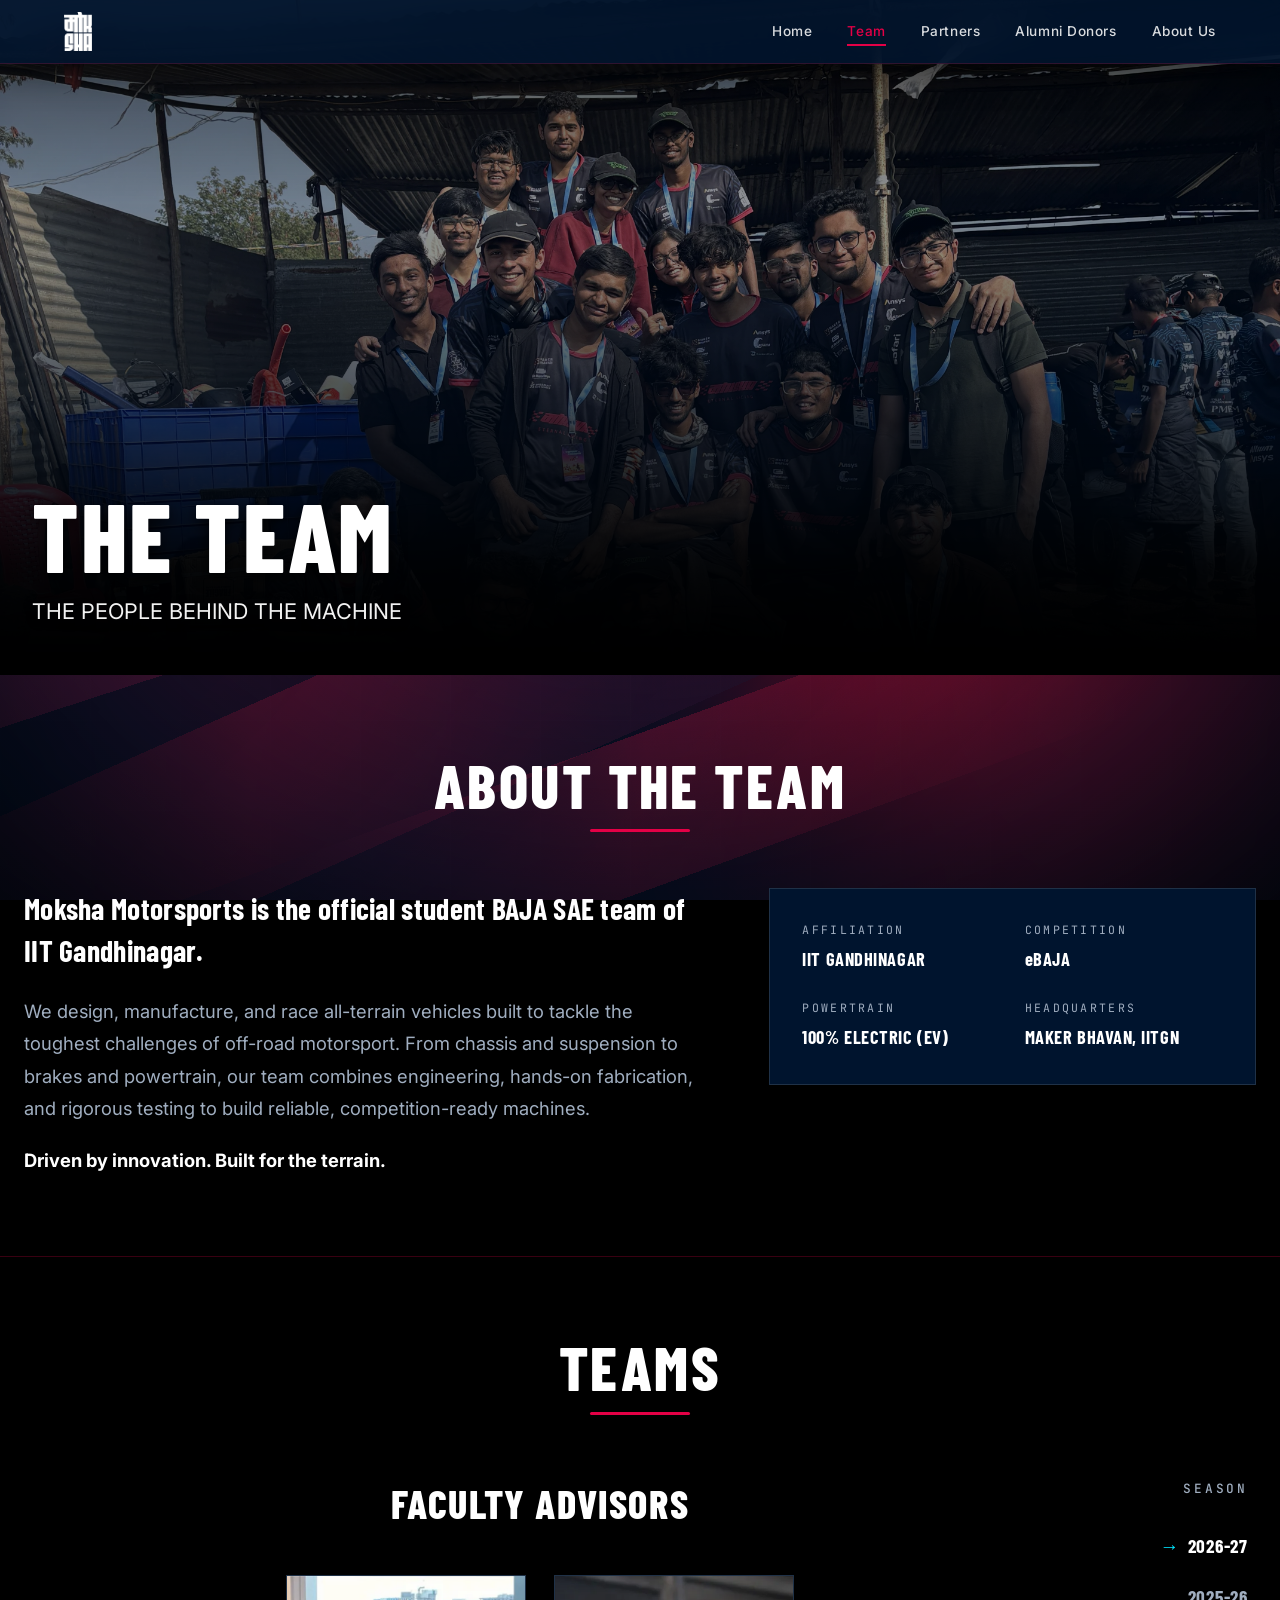
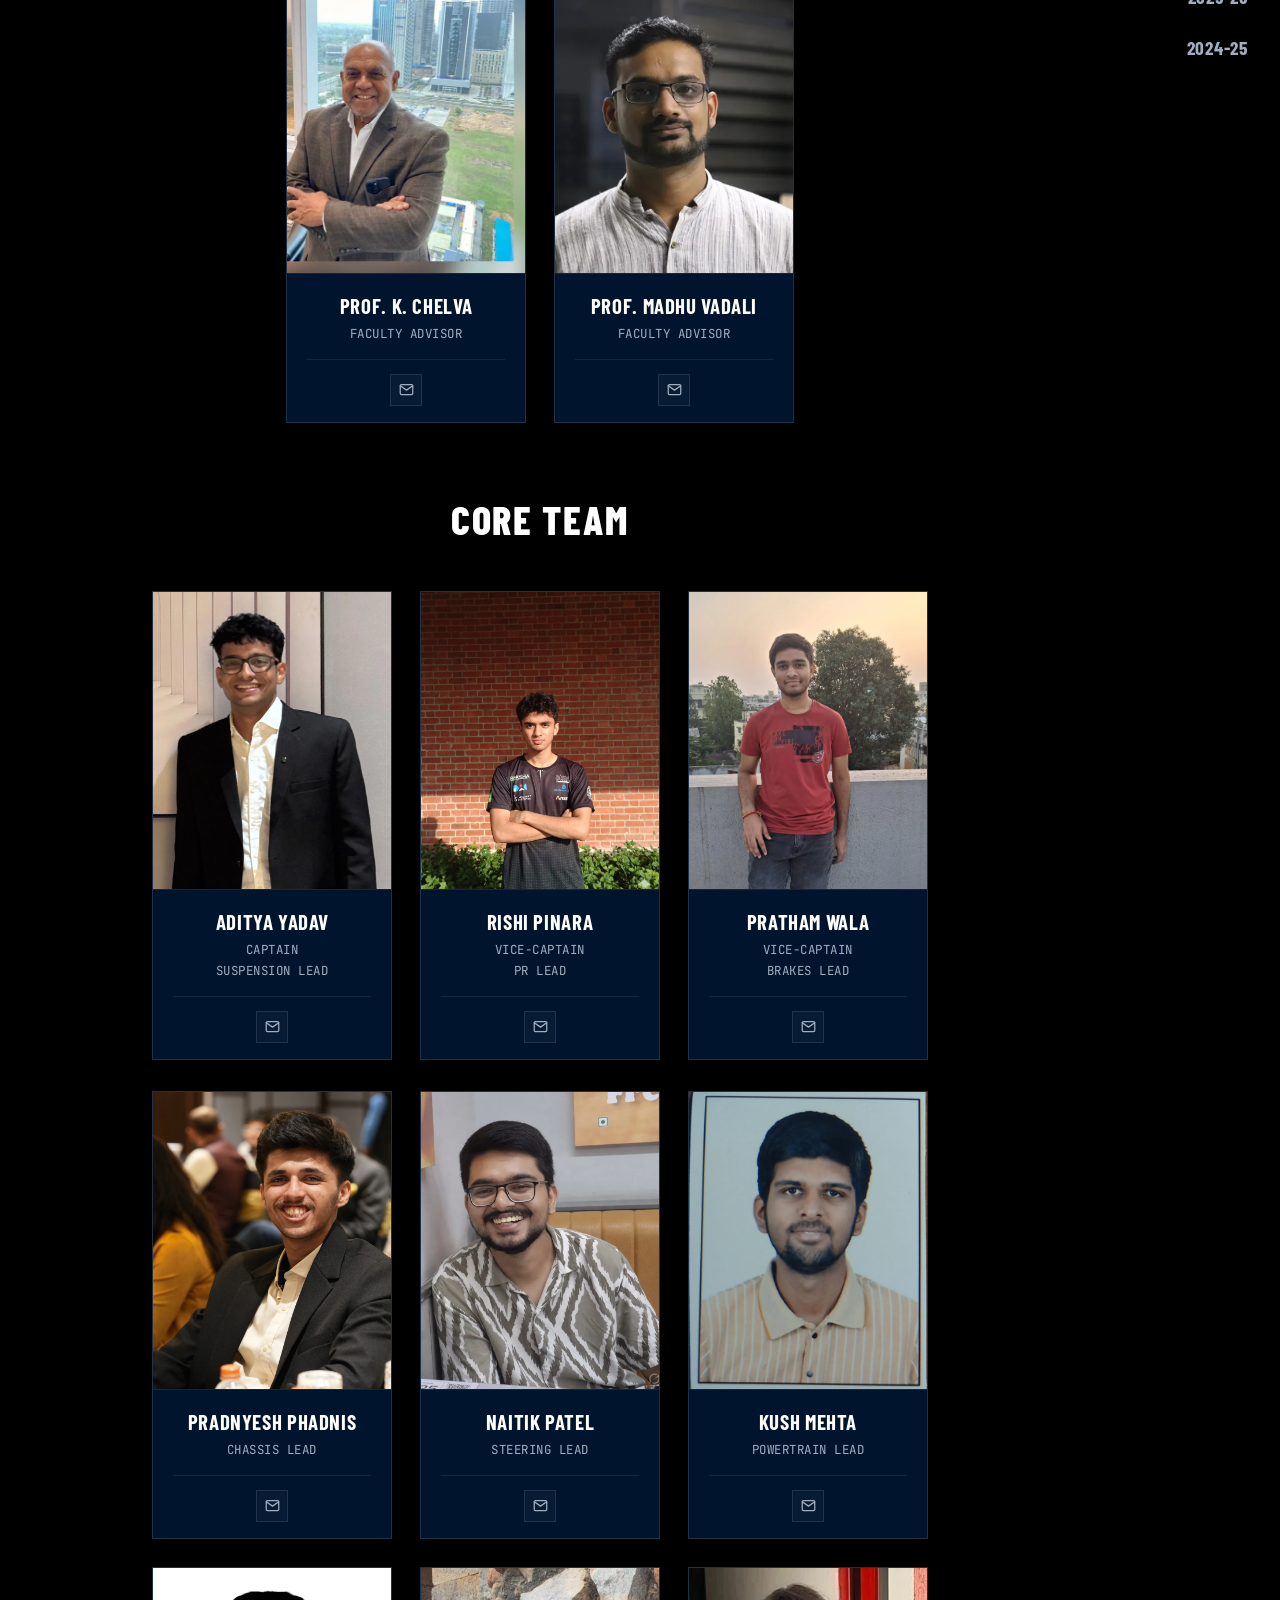
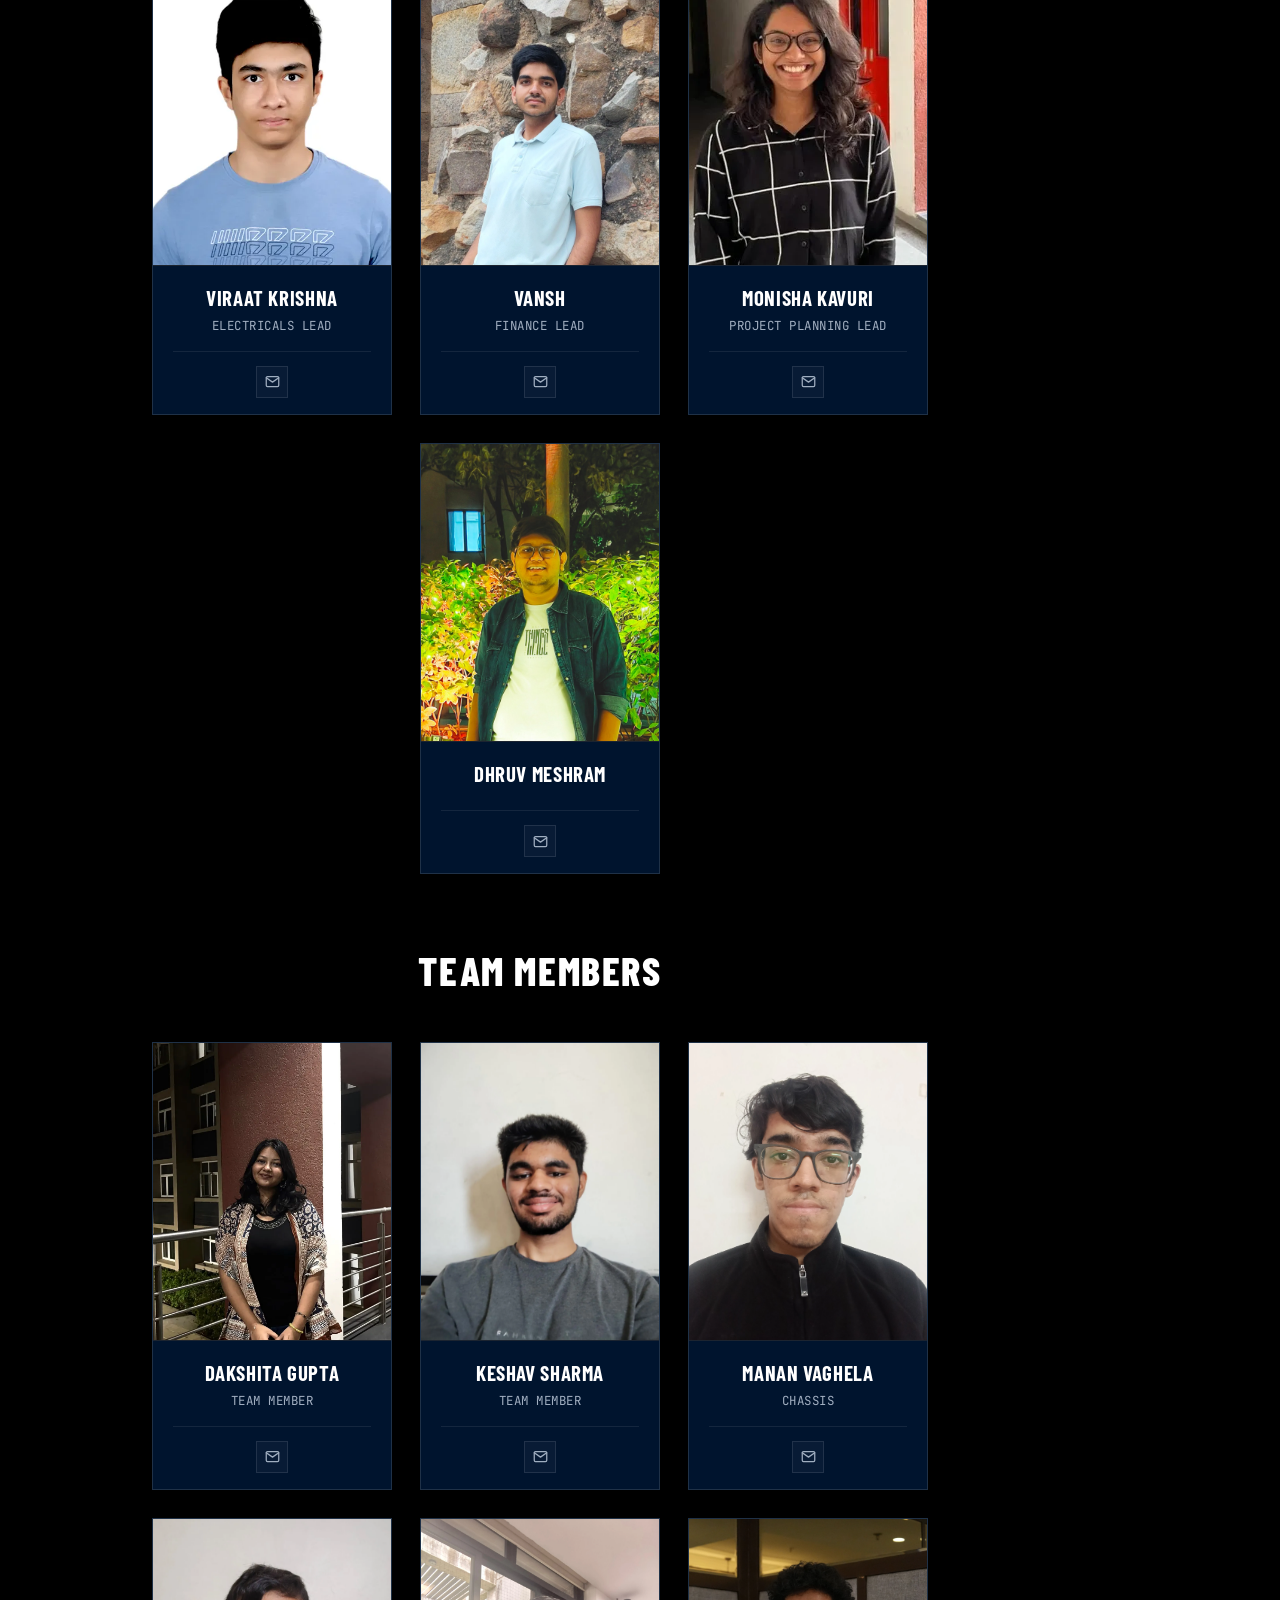
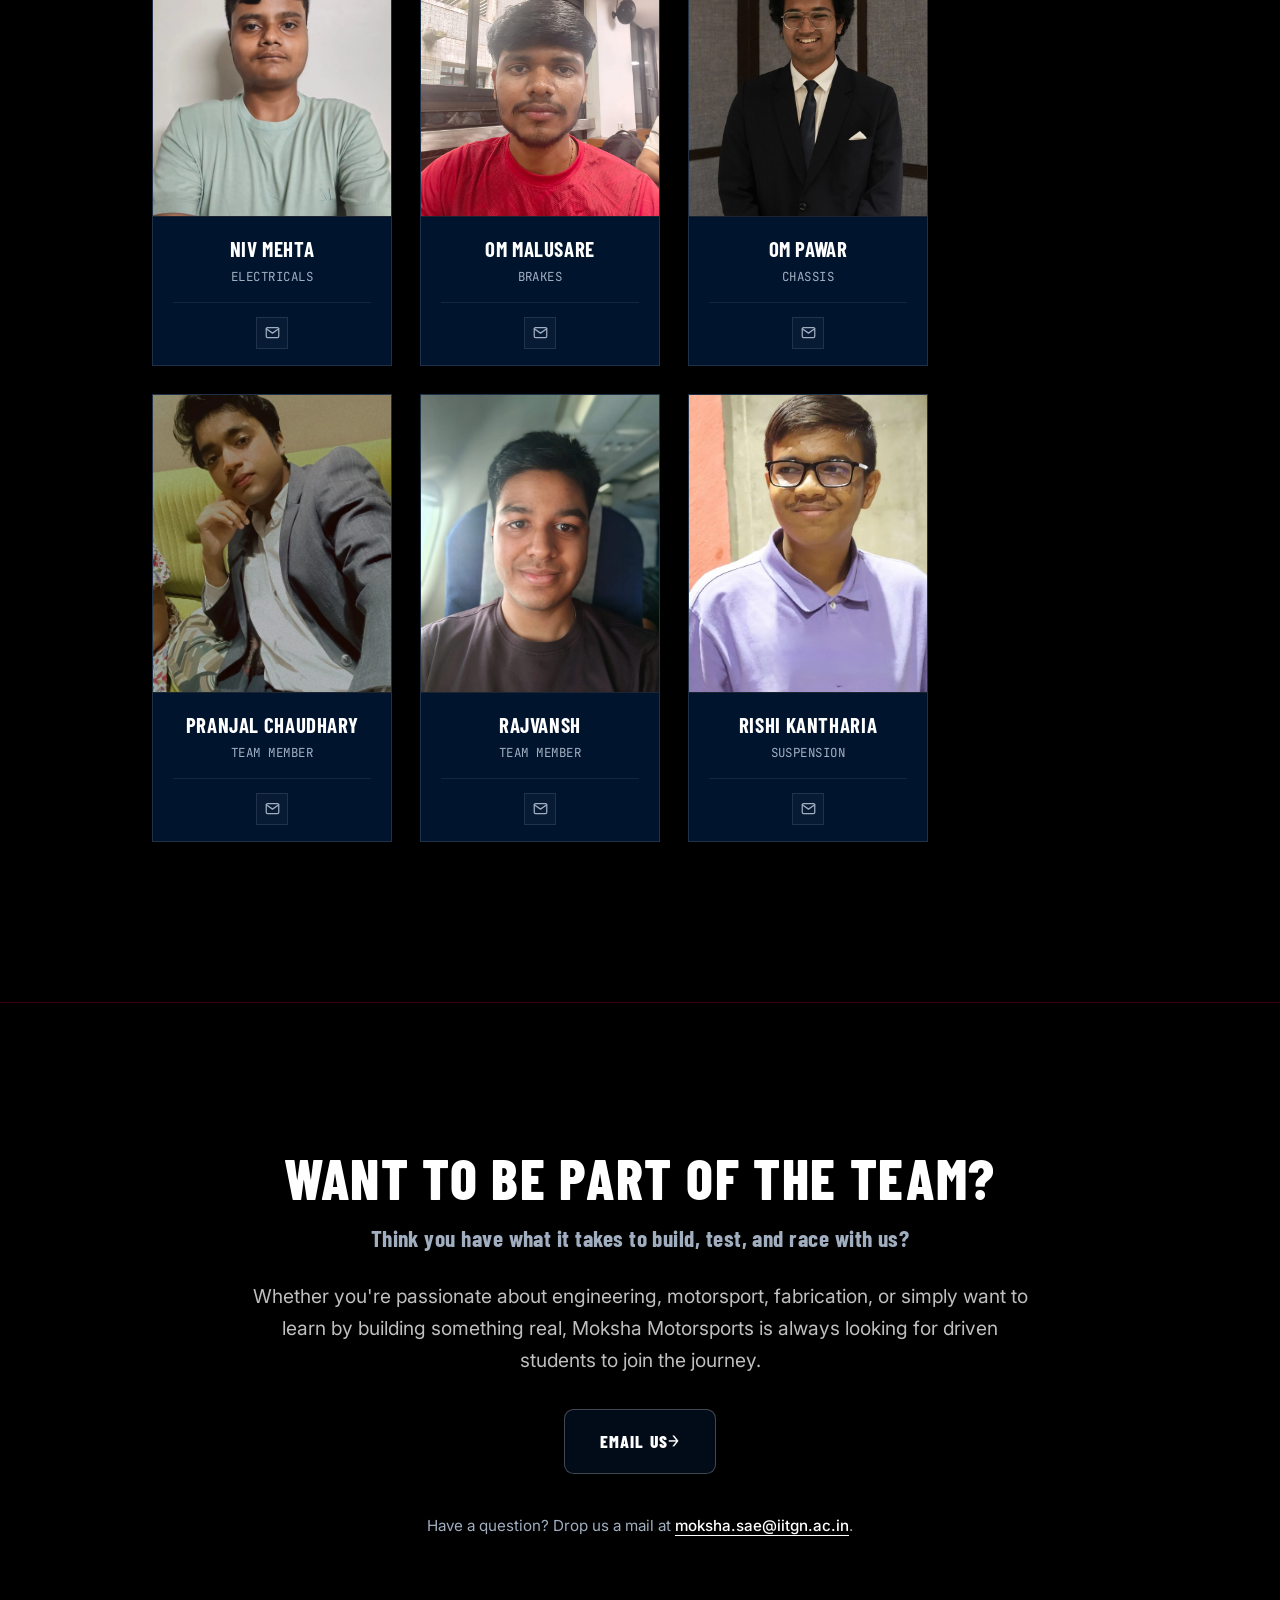
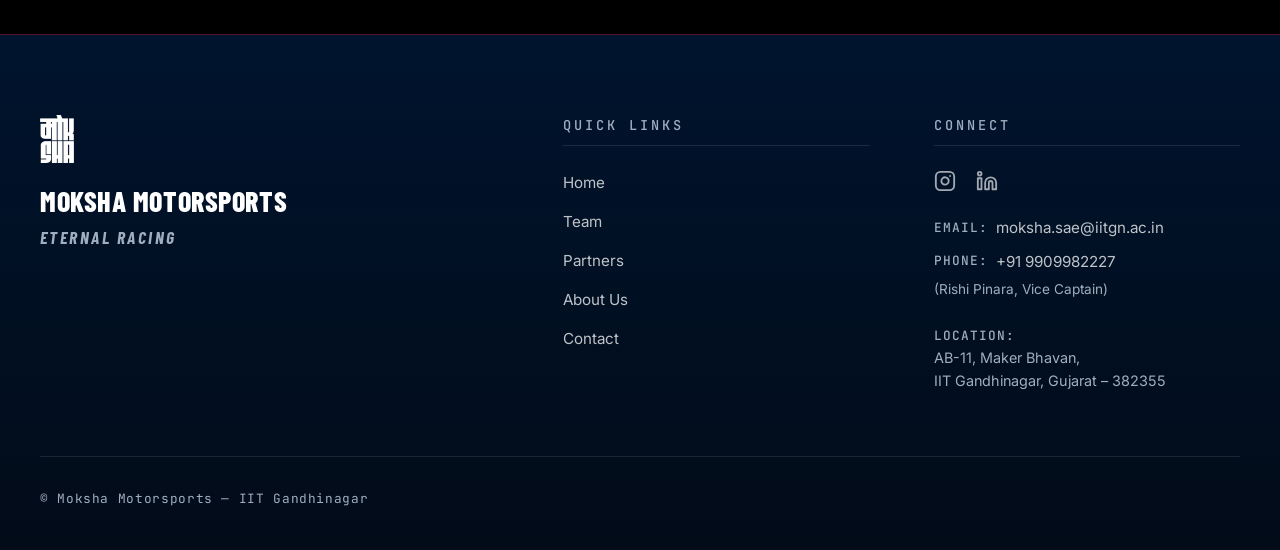
<file: team.html>
<!DOCTYPE html>
<html lang="en">

<head>
  <meta charset="UTF-8">
  <meta name="viewport" content="width=device-width, initial-scale=1.0">
  <title>The Team — Moksha Motorsports Archive</title>
  <meta name="description"
    content="Meet the engineers, designers, and leadership driving Moksha Motorsports at IIT Gandhinagar. Electric Mobility & Motorsport Excellence.">
  <link rel="stylesheet" href="css/style.css">
  <link rel="icon" type="image/png" href="assets/moksha-logo.png">
</head>

<body>

  <a href="#content" class="skip-link">Skip to Content</a>

  <!-- NAVBAR -->
  <header class="navbar" role="banner">
    <a href="index.html" class="nav-brand" aria-label="Moksha Motorsports Home">
      <img src="assets/moksha-logo.png" alt="Moksha Motorsports Logo" class="nav-logo">
    </a>

    <!-- Desktop Navigation -->
    <nav class="nav-links" aria-label="Main Navigation">
      <a href="index.html" class="nav-link">Home</a>
      <a href="team.html" class="nav-link active">Team</a>
      <a href="partners.html" class="nav-link">Partners</a>
      <a href="alumni-donors.html" class="nav-link">Alumni Donors</a>
      <a href="about.html" class="nav-link">About Us</a>
    </nav>

    <!-- Mobile Navigation Toggle -->
    <button class="nav-toggle" aria-label="Toggle Navigation Menu" aria-expanded="false">
      <span></span>
      <span></span>
      <span></span>
    </button>
  </header>

  <!-- Mobile Overlay Menu -->
  <div class="nav-mobile-menu" aria-hidden="true">
    <a href="index.html" class="nav-link">Home</a>
    <a href="team.html" class="nav-link active">Team</a>
    <a href="partners.html" class="nav-link">Partners</a>
    <a href="alumni-donors.html" class="nav-link">Alumni Donors</a>
    <a href="about.html" class="nav-link">About Us</a>
  </div>

  <!-- MAIN TEAM PAGE CONTENT -->
  <main id="content" class="team-page-wrapper">

    <!-- LIVE DYNAMIC AMBIENT BACKGROUND SYSTEM (MATCHING HOME PAGE MOTORSPORT IDENTITY) -->
    <div class="home-ambient-bg team-ambient-bg" id="teamAmbientBg" aria-hidden="true">
      <div class="ambient-layer ambient-flowing-gradients">
        <div class="gradient-blob blob-top-left"></div>
        <div class="gradient-blob blob-top-right"></div>
        <div class="gradient-blob blob-mid-left"></div>
        <div class="gradient-blob blob-mid-right"></div>
        <div class="gradient-blob blob-bottom-left"></div>
        <div class="gradient-blob blob-bottom-right"></div>
      </div>
      <div class="ambient-layer ambient-speed-streaks">
        <div class="speed-streak streak-1"></div>
        <div class="speed-streak streak-2"></div>
        <div class="speed-streak streak-3"></div>
        <div class="speed-streak streak-4"></div>
      </div>
      <div class="ambient-layer ambient-tech-mesh"></div>
      <div class="ambient-layer ambient-vignette"></div>
    </div>

    <!-- 1. HERO SECTION (FULL PAGE WIDTH WITH CINEMATIC BOTTOM FADE) -->
    <section class="team-hero-section cinematic-hero" aria-label="Team Hero Header">
      <div class="hero-bg-image team-hero-bg" aria-hidden="true"></div>
      <div class="team-hero-overlay cinematic-hero-overlay" aria-hidden="true"></div>
      <div class="team-hero-content">
        <h1 class="team-hero-heading">THE TEAM</h1>
        <p id="teamHeroSubtitle" class="team-hero-subheading">
          The people behind the machine
        </p>
      </div>
    </section>

    <!-- 2. ABOUT THE TEAM SECTION (FULL PAGE WIDTH) -->
    <section class="team-about-section" aria-label="About The Team">
      <div class="team-about-container">
        <div class="team-about-header">
          <h2 class="section-heading">ABOUT THE TEAM</h2>
        </div>
        <div class="team-about-content-grid">
          <div class="team-about-text">
            <p class="team-about-lead">
              <strong>Moksha Motorsports</strong> is the official student BAJA SAE team of <strong>IIT
                Gandhinagar</strong>.
            </p>
            <p class="team-about-body">
              We design, manufacture, and race all-terrain vehicles built to tackle the toughest challenges of off-road
              motorsport. From chassis and suspension to brakes and powertrain, our team combines engineering, hands-on
              fabrication, and rigorous testing to build reliable, competition-ready machines.
            </p>
            <p class="team-about-body" style="margin-top: 1.25rem; font-weight: 700; color: var(--text-white);">
              Driven by innovation. Built for the terrain.
            </p>
          </div>
          <div class="team-about-meta-panel">
            <div class="meta-item">
              <span class="meta-label">AFFILIATION</span>
              <span class="meta-value">IIT GANDHINAGAR</span>
            </div>
            <div class="meta-item">
              <span class="meta-label">COMPETITION</span>
              <span class="meta-value">eBAJA</span>
            </div>
            <div class="meta-item">
              <span class="meta-label">POWERTRAIN</span>
              <span class="meta-value">100% ELECTRIC (EV)</span>
            </div>
            <div class="meta-item">
              <span class="meta-label">HEADQUARTERS</span>
              <span class="meta-value">MAKER BHAVAN, IITGN</span>
            </div>
          </div>
        </div>
      </div>
    </section>

    <!-- MAJOR SECTION DIVIDER -->
    <div class="section-divider" aria-hidden="true"></div>

    <!-- 3. TEAMS SECTION (ROSTER GRID + RIGHT SIDEBAR CONTAINED ONLY IN THIS SECTION) -->
    <section class="teams-roster-section" aria-label="Teams Roster and Seasons">
      <div class="teams-section-container">

        <!-- SECTION HEADER -->
        <div class="teams-section-header">
          <h2 class="section-heading">TEAMS</h2>
        </div>

        <!-- TWO COLUMN LAYOUT: MAIN ROSTER (78%) + RIGHT SIDEBAR (22%) -->
        <div class="teams-layout-grid">

          <!-- MAIN TEAM CONTENT -->
          <div class="teams-main-content">

            <!-- MOBILE SEASON SELECTOR DROPDOWN (Visible only on Mobile/Tablet) -->
            <div class="mobile-season-selector-wrap">
              <span class="mobile-season-label">SEASON</span>
              <select id="mobileSeasonSelect" class="mobile-season-dropdown" aria-label="Select Season">
                <option value="current">2026-27</option>
                <option value="2026">2025-26</option>
                <option value="2025">2024-25</option>
              </select>
            </div>

            <!-- DYNAMIC TEAM CONTENT (FACULTY ADVISORY, CORE TEAM & TEAM MEMBERS) -->
            <div id="teamDynamicContent" class="team-dynamic-content-wrap">

              <!-- CATEGORY 1: FACULTY ADVISORY -->
              <div class="team-category-block" aria-label="Faculty Advisory">
                <h3 class="category-heading">FACULTY ADVISORS</h3>
                <div id="facultyAdvisorsGrid" class="faculty-advisors-grid">
                  <!-- Dynamically populated via js/team.js -->
                </div>
              </div>

              <!-- CATEGORY 2: CORE TEAM -->
              <div class="team-category-block" aria-label="Core Team Leadership">
                <h3 class="category-heading">CORE TEAM</h3>
                <div id="coreTeamGrid" class="core-team-grid">
                  <!-- Dynamically populated via js/team.js -->
                </div>
              </div>

              <!-- CATEGORY 3: TEAM MEMBERS -->
              <div class="team-category-block" aria-label="Team Members Roster">
                <h3 class="category-heading">TEAM MEMBERS</h3>
                <div id="remainingTeamGrid" class="remaining-team-grid">
                  <!-- Dynamically populated via js/team.js -->
                </div>
              </div>

            </div>

          </div>

          <!-- PERSISTENT / STICKY RIGHT SIDEBAR (22% WIDTH, SCOPED ONLY TO TEAMS SECTION) -->
          <aside class="team-sidebar-col" aria-label="Team Season Navigation">
            <div class="team-sticky-sidebar">
              <span class="sidebar-header-label">SEASON</span>
              <ul class="sidebar-season-menu">
                <li class="sidebar-season-item active" data-season="current">
                  <a href="#current" class="sidebar-season-link">
                    <span class="sidebar-indicator">→</span> 2026-27
                  </a>
                </li>
                <li class="sidebar-season-item" data-season="2026">
                  <a href="#2026" class="sidebar-season-link">
                    <span class="sidebar-indicator">→</span> 2025-26
                  </a>
                </li>
                <li class="sidebar-season-item" data-season="2025">
                  <a href="#2025" class="sidebar-season-link">
                    <span class="sidebar-indicator">→</span> 2024-25
                  </a>
                </li>
              </ul>
            </div>
          </aside>

        </div>

      </div>
    </section>

    <!-- MAJOR SECTION DIVIDER -->
    <div class="section-divider" aria-hidden="true"></div>

    <!-- JOIN / CONTACT SECTION -->
    <section class="team-contact-section" aria-label="Want to be part of the team?">
      <div class="team-contact-container container">
        <div class="team-contact-wrap">
          <h2 class="team-contact-heading">WANT TO BE PART OF THE TEAM?</h2>
          <h3 class="team-contact-subheading">Think you have what it takes to build, test, and race with us?</h3>
          <p class="team-contact-body">
            Whether you're passionate about engineering, motorsport, fabrication, or simply want to learn by building something real, Moksha Motorsports is always looking for driven students to join the journey.
          </p>
          
          <div class="team-contact-actions">
            <a href="mailto:moksha.sae@iitgn.ac.in" class="team-email-btn">
              <span class="btn-text">EMAIL US</span> <span class="arrow">→</span>
            </a>
          </div>

          <p class="team-contact-footer-note">
            Have a question? Drop us a mail at 
            <a href="mailto:moksha.sae@iitgn.ac.in" class="team-contact-link">moksha.sae@iitgn.ac.in</a>.
          </p>
        </div>
      </div>
    </section>

  </main>

  <!-- FOOTER -->
  <footer class="footer" role="contentinfo">
    <div class="footer-container">
      <div class="footer-grid">
        <!-- BRAND COLUMN -->
        <div class="footer-col footer-brand">
          <a href="index.html" class="footer-logo-link" aria-label="Moksha Motorsports Home">
            <img src="assets/moksha-logo.png" alt="Moksha Motorsports Logo" class="footer-logo">
          </a>
          <h3 class="footer-brand-name">Moksha Motorsports</h3>
          <p class="footer-tagline">Eternal Racing</p>
        </div>

        <!-- QUICK LINKS COLUMN -->
        <div class="footer-col footer-links-col">
          <h4 class="footer-col-title">QUICK LINKS</h4>
          <ul class="footer-links-list">
            <li><a href="index.html" class="footer-link">Home</a></li>
            <li><a href="team.html" class="footer-link">Team</a></li>
            <li><a href="partners.html" class="footer-link">Partners</a></li>
            <li><a href="about.html" class="footer-link">About Us</a></li>
            <li><a href="index.html#contact-placeholder" class="footer-link">Contact</a></li>
          </ul>
        </div>

        <!-- CONNECT COLUMN -->
        <div class="footer-col footer-connect-col">
          <h4 class="footer-col-title">CONNECT</h4>
          <div class="footer-socials">
            <a href="https://www.instagram.com/moksha.motorsports/" target="_blank"
              rel="noopener noreferrer" class="social-link" aria-label="Follow Moksha Motorsports on Instagram">
              <svg viewBox="0 0 24 24" fill="none" stroke="currentColor" stroke-width="2" stroke-linecap="round"
                stroke-linejoin="round">
                <rect x="2" y="2" width="20" height="20" rx="5" ry="5" />
                <path d="M16 11.37A4 4 0 1 1 12.63 8 4 4 0 0 1 16 11.37z" />
                <line x1="17.5" y1="6.5" x2="17.51" y2="6.5" />
              </svg>
            </a>
            <a href="https://in.linkedin.com/company/moksha-motorsports" target="_blank" rel="noopener noreferrer"
              class="social-link" aria-label="Connect with Moksha Motorsports on LinkedIn">
              <svg viewBox="0 0 24 24" fill="none" stroke="currentColor" stroke-width="2" stroke-linecap="round"
                stroke-linejoin="round">
                <path d="M16 8a6 6 0 0 1 6 6v7h-4v-7a2 2 0 0 0-2-2 2 2 0 0 0-2 2v7h-4v-7a6 6 0 0 1 6-6z" />
                <rect x="2" y="9" width="4" height="12" />
                <circle cx="4" cy="4" r="2" />
              </svg>
            </a>
          </div>
          <p class="footer-contact-item">
            <span class="footer-item-label">Email:</span>
            <a href="mailto:moksha.sae@iitgn.ac.in" class="footer-link">moksha.sae@iitgn.ac.in</a>
          </p>
          <p class="footer-contact-item">
            <span class="footer-item-label">Phone:</span>
            <a href="tel:+919909982227" class="footer-link">+91 9909982227</a>
            <span class="footer-contact-subtext">(Rishi Pinara, Vice Captain)</span>
          </p>
          <p class="footer-address">
            <span class="footer-item-label">Location:</span><br>
            AB-11, Maker Bhavan,<br>
            IIT Gandhinagar, Gujarat – 382355
          </p>
        </div>
      </div>

      <!-- BOTTOM STRIP -->
      <div class="footer-bottom">
        <p class="footer-copyright">&copy; Moksha Motorsports — IIT Gandhinagar</p>
      </div>
    </div>
  </footer>

  <script src="js/main.js"></script>
  <script src="js/team.js"></script>
</body>

</html>
</file>
<file: css/style.css>
/* ================================================================
   MOKSHA MOTORSPORTS — Revamped Minimal Motorsport Aesthetic
   Iteration 1: Full-Screen Hero & Minimal Landing Page
   ================================================================ */

@import url('https://fonts.googleapis.com/css2?family=Barlow+Condensed:ital,wght@0,700;0,800;1,700;1,800&family=Inter:wght@400;500;600&family=JetBrains+Mono:wght@400;500&display=swap');

:root {
  --moksha-black: #000000;
  --moksha-navy: #00142E;
  --moksha-navy-dark: #020B18;
  --moksha-pink: #DF1646;
  --bg-black: #000000;
  --bg-subtle: #020B18;
  --bg-raised: #00142E;
  --text-white: #FFFFFF;
  --text-muted: #A0AEC0;
  --font-display: 'Barlow Condensed', sans-serif;
  --font-body: 'Inter', sans-serif;
  --font-mono: 'JetBrains Mono', monospace;
  --nav-height: 64px;
  --transition-fast: 200ms cubic-bezier(0.16, 1, 0.3, 1);
}

*,
*::before,
*::after {
  box-sizing: border-box;
  margin: 0;
  padding: 0;
}

html {
  scroll-behavior: smooth;
  font-size: 16px;
  background-color: var(--bg-black);
  color: var(--text-white);
}

body {
  font-family: var(--font-body);
  background-color: var(--bg-black);
  color: var(--text-white);
  line-height: 1.6;
  overflow-x: hidden;
  -webkit-font-smoothing: antialiased;
}

a {
  color: inherit;
  text-decoration: none;
}

button {
  cursor: pointer;
  border: none;
  background: none;
  font-family: inherit;
}

/* --- Skip Link --- */
.skip-link {
  position: absolute;
  top: -100%;
  left: 1.5rem;
  padding: 0.5rem 1rem;
  background: var(--text-white);
  color: var(--bg-black);
  font-family: var(--font-mono);
  font-size: 0.8rem;
  text-transform: uppercase;
  z-index: 9999;
  transition: top var(--transition-fast);
}

.skip-link:focus {
  top: 1.5rem;
}

/* ================================================================
   NAVIGATION BAR
   Fully transparent, overlaying hero, minimalist white typography
   ================================================================ */
.navbar {
  position: fixed;
  top: 0;
  left: 0;
  width: 100%;
  height: var(--nav-height);
  z-index: 1000;
  background: rgba(0, 20, 46, 0.85);
  backdrop-filter: blur(20px) saturate(180%);
  -webkit-backdrop-filter: blur(20px) saturate(180%);
  border-bottom: 1px solid rgba(223, 22, 70, 0.2);
  box-shadow: 0 8px 32px 0 rgba(0, 0, 0, 0.5);
  display: flex;
  align-items: center;
  justify-content: space-between;
  padding-inline: clamp(1.5rem, 5vw, 4rem);
}

.nav-brand {
  position: relative;
  display: inline-flex;
  align-items: center;
  gap: 0.75rem;
}

.nav-brand:hover {
  opacity: 1;
}

.nav-logo {
  height: 40px;
  width: auto;
  object-fit: contain;
  filter: none;
  transition: opacity var(--transition-fast), transform var(--transition-fast);
}

.nav-brand::after {
  content: '';
  position: absolute;
  top: 0;
  left: 0;
  width: 100%;
  height: 100%;
  background-color: #E40046;
  -webkit-mask: url('../assets/moksha-logo.png') no-repeat center / contain;
  mask: url('../assets/moksha-logo.png') no-repeat center / contain;
  opacity: 0;
  transition: opacity var(--transition-fast), transform var(--transition-fast), filter var(--transition-fast);
  pointer-events: none;
}

.nav-brand:hover .nav-logo {
  opacity: 0;
  transform: scale(1.12);
}

.nav-brand:hover::after {
  opacity: 1;
  filter: drop-shadow(0 0 10px rgba(228, 0, 70, 0.6));
  transform: scale(1.12);
}

.nav-links {
  display: flex;
  align-items: center;
  gap: 2.2rem;
  list-style: none;
}

.nav-link {
  font-family: var(--font-body);
  font-size: 0.85rem;
  font-weight: 500;
  letter-spacing: 0.04em;
  color: var(--text-white);
  position: relative;
  opacity: 0.85;
  padding-block: 0.25rem;
  transition: opacity var(--transition-fast), color var(--transition-fast);
}

.nav-link::after {
  content: '';
  position: absolute;
  bottom: 0;
  left: 0;
  width: 0%;
  height: 2px;
  background-color: #E40046;
  transition: width var(--transition-fast), background-color var(--transition-fast);
}

.nav-link:hover,
.nav-link.active {
  opacity: 1;
  color: #E40046;
}

.nav-link:hover::after,
.nav-link.active::after {
  width: 100%;
  background-color: #E40046;
}

/* Mobile Toggle */
.nav-toggle {
  display: none;
  flex-direction: column;
  gap: 6px;
  width: 28px;
  height: 20px;
  justify-content: center;
}

.nav-toggle span {
  display: block;
  width: 100%;
  height: 2px;
  background-color: var(--text-white);
  transition: transform var(--transition-fast), opacity var(--transition-fast);
}

.nav-mobile-menu {
  display: none;
}

/* ================================================================
   HOME PAGE DYNAMIC MOTORSPORT BACKGROUND SYSTEM
   Red identity, flowing gradients, speed light streaks & technical telemetry grid
   ================================================================ */

.home-page-wrapper {
  position: relative;
  background-color: #020813;
  overflow-x: hidden;
}

.home-ambient-bg {
  position: fixed;
  inset: 0;
  width: 100vw;
  height: 100vh;
  z-index: 0;
  pointer-events: none;
  overflow: hidden;
  will-change: transform;
  transition: transform 0.2s cubic-bezier(0.1, 0.9, 0.2, 1);
}

/* Layer Structure */
.ambient-layer {
  position: absolute;
  inset: 0;
  pointer-events: none;
}

/* LAYER 1: FLOWING DEEP-NAVY & ACCENT PINK GRADIENTS (FULL VIEWPORT COVERAGE) */
.ambient-flowing-gradients {
  z-index: 1;
  filter: blur(100px);
  will-change: transform;
}

.gradient-blob {
  position: absolute;
  border-radius: 50%;
  pointer-events: none;
  will-change: transform, opacity;
}

.blob-top-left {
  top: -25vh;
  left: -20vw;
  width: 75vw;
  height: 75vw;
  max-width: 1100px;
  max-height: 1100px;
  background: radial-gradient(circle, rgba(223, 22, 70, 0.28) 0%, rgba(0, 20, 46, 0.65) 50%, rgba(2, 11, 24, 0.40) 75%, transparent 85%);
  animation: floatRedBlob1 28s ease-in-out infinite alternate;
}

.blob-top-right {
  top: -20vh;
  right: -20vw;
  width: 75vw;
  height: 75vw;
  max-width: 1100px;
  max-height: 1100px;
  background: radial-gradient(circle, rgba(223, 22, 70, 0.45) 0%, rgba(190, 10, 55, 0.22) 40%, rgba(0, 20, 46, 0.50) 65%, transparent 85%);
  animation: floatRedBlob2 34s ease-in-out infinite alternate;
}

.blob-mid-left {
  top: 30vh;
  left: -25vw;
  width: 80vw;
  height: 80vw;
  max-width: 1150px;
  max-height: 1150px;
  background: radial-gradient(circle, rgba(0, 20, 46, 0.75) 0%, rgba(1, 12, 28, 0.45) 55%, transparent 75%);
  animation: floatRedBlob3 32s ease-in-out infinite alternate;
}

.blob-mid-right {
  top: 35vh;
  right: -25vw;
  width: 80vw;
  height: 80vw;
  max-width: 1150px;
  max-height: 1150px;
  background: radial-gradient(circle, rgba(255, 42, 109, 0.38) 0%, rgba(223, 22, 70, 0.26) 40%, rgba(0, 20, 46, 0.55) 65%, transparent 85%);
  animation: floatRedBlob1 38s ease-in-out infinite alternate-reverse;
}

.blob-bottom-left {
  bottom: -25vh;
  left: -20vw;
  width: 75vw;
  height: 75vw;
  max-width: 1050px;
  max-height: 1050px;
  background: radial-gradient(circle, rgba(223, 22, 70, 0.30) 0%, rgba(0, 20, 46, 0.65) 50%, rgba(2, 11, 24, 0.40) 75%, transparent 85%);
  animation: floatRedBlob2 30s ease-in-out infinite alternate;
}

.blob-bottom-right {
  bottom: -20vh;
  right: -20vw;
  width: 75vw;
  height: 75vw;
  max-width: 1050px;
  max-height: 1050px;
  background: radial-gradient(circle, rgba(223, 22, 70, 0.45) 0%, rgba(180, 10, 50, 0.22) 40%, rgba(0, 20, 46, 0.60) 65%, transparent 85%);
  animation: floatRedBlob3 36s ease-in-out infinite alternate;
}

/* LAYER 2: SPEED-INSPIRED LIGHT STREAKS (FULL-WIDTH SWEEPS) */
.ambient-speed-streaks {
  z-index: 2;
  overflow: hidden;
  will-change: transform;
}

.speed-streak {
  position: absolute;
  border-radius: 500px;
  pointer-events: none;
  will-change: transform, opacity;
}

.streak-1 {
  top: 10%;
  left: -30vw;
  width: 160vw;
  height: 160px;
  background: linear-gradient(115deg, transparent 0%, rgba(0, 20, 46, 0.35) 20%, rgba(223, 22, 70, 0.38) 50%, transparent 75%);
  transform: rotate(-22deg);
  animation: speedStreakFlow1 22s linear infinite;
}

.streak-2 {
  top: 35%;
  left: -30vw;
  width: 160vw;
  height: 200px;
  background: linear-gradient(115deg, transparent 0%, rgba(255, 42, 109, 0.32) 20%, rgba(223, 22, 70, 0.28) 50%, transparent 80%);
  transform: rotate(-18deg);
  animation: speedStreakFlow2 28s linear infinite;
}

.streak-3 {
  top: 60%;
  left: -30vw;
  width: 160vw;
  height: 180px;
  background: linear-gradient(115deg, transparent 0%, rgba(223, 22, 70, 0.36) 30%, rgba(0, 20, 46, 0.40) 60%, transparent 70%);
  transform: rotate(-24deg);
  animation: speedStreakFlow3 24s linear infinite;
}

.streak-4 {
  top: 82%;
  left: -30vw;
  width: 160vw;
  height: 150px;
  background: linear-gradient(115deg, transparent 0%, rgba(0, 20, 46, 0.30) 25%, rgba(223, 22, 70, 0.34) 50%, transparent 75%);
  transform: rotate(-20deg);
  animation: speedStreakFlow1 26s linear infinite reverse;
}

/* LAYER 3: TECHNICAL MOTORSPORT GRID & CONTOUR MESH */
.ambient-tech-mesh {
  z-index: 3;
  opacity: 0.45;
  background-image:
    linear-gradient(to right, rgba(255, 255, 255, 0.015) 1px, transparent 1px),
    linear-gradient(to bottom, rgba(255, 255, 255, 0.015) 1px, transparent 1px),
    linear-gradient(135deg, rgba(0, 20, 46, 0.04) 25%, transparent 25%, transparent 50%, rgba(223, 22, 70, 0.015) 50%, rgba(0, 20, 46, 0.04) 75%, transparent 75%, transparent);
  background-size: 90px 90px, 90px 90px, 180px 180px;
}

/* LAYER 4: DARK VIGNETTE FRAME */
.ambient-vignette {
  z-index: 4;
  background: radial-gradient(ellipse at center, transparent 25%, rgba(0, 10, 24, 0.60) 70%, rgba(0, 5, 12, 0.92) 100%);
}

/* Remove solid black background blocks on Home page content sections to reveal live ambient background */
.home-page-wrapper .achievements-section,
.home-page-wrapper .who-section,
.home-page-wrapper .mission-section,
.home-page-wrapper .sustainability-section,
.home-page-wrapper .partners-section,
.home-page-wrapper .our-partners-main-section,
.home-page-wrapper .partners-tier-wrapper,
.home-page-wrapper .partner-tier-section,
.home-page-wrapper .team-contact-section,
.home-page-wrapper .pit-wall-section {
  position: relative;
  z-index: 1;
  background-color: transparent !important;
  background: transparent !important;
}

/* Keyframe Animations for Flowing Red Blobs */
@keyframes floatRedBlob1 {
  0% {
    transform: translate(0, 0) scale(1);
    opacity: 0.75;
  }

  50% {
    transform: translate(-7vw, 10vh) scale(1.12);
    opacity: 0.95;
  }

  100% {
    transform: translate(-3vw, 18vh) scale(0.92);
    opacity: 0.70;
  }
}

@keyframes floatRedBlob2 {
  0% {
    transform: translate(0, 0) scale(1);
    opacity: 0.70;
  }

  50% {
    transform: translate(9vw, -12vh) scale(1.15);
    opacity: 0.95;
  }

  100% {
    transform: translate(4vw, 6vh) scale(0.88);
    opacity: 0.65;
  }
}

@keyframes floatRedBlob3 {
  0% {
    transform: translate(0, 0) scale(1);
    opacity: 0.75;
  }

  50% {
    transform: translate(-8vw, -14vh) scale(1.10);
    opacity: 1;
  }

  100% {
    transform: translate(-5vw, -5vh) scale(0.92);
    opacity: 0.70;
  }
}

/* Keyframe Animations for Speed Streaks */
@keyframes speedStreakFlow1 {
  0% {
    transform: translate3d(-15vw, -10vh, 0) rotate(-25deg);
    opacity: 0.15;
  }

  50% {
    opacity: 0.40;
  }

  100% {
    transform: translate3d(25vw, 18vh, 0) rotate(-25deg);
    opacity: 0.15;
  }
}

@keyframes speedStreakFlow2 {
  0% {
    transform: translate3d(20vw, 15vh, 0) rotate(-22deg);
    opacity: 0.12;
  }

  50% {
    opacity: 0.35;
  }

  100% {
    transform: translate3d(-20vw, -15vh, 0) rotate(-22deg);
    opacity: 0.12;
  }
}

@keyframes speedStreakFlow3 {
  0% {
    transform: translate3d(-10vw, -8vh, 0) rotate(-28deg);
    opacity: 0.15;
  }

  50% {
    opacity: 0.38;
  }

  100% {
    transform: translate3d(20vw, 14vh, 0) rotate(-28deg);
    opacity: 0.15;
  }
}

/* Reduced Motion Fallback */
@media (prefers-reduced-motion: reduce) {

  .blob-top-right,
  .blob-mid-left,
  .blob-bottom-right,
  .speed-streak {
    animation: none !important;
  }
}

/* Mobile Optimizations */
@media (max-width: 768px) {
  .ambient-flowing-gradients {
    filter: blur(65px);
  }

  .blob-top-right,
  .blob-mid-left,
  .blob-bottom-right {
    opacity: 0.55;
  }

  .ambient-speed-streaks {
    opacity: 0.6;
  }

  .ambient-tech-mesh {
    background-size: 50px 50px, 50px 50px, 100px 100px;
    opacity: 0.3;
  }
}

/* ================================================================
   CINEMATIC FULL-WIDTH HERO SYSTEM
   Reusable top-to-bottom image-to-dark-background fade system
   ================================================================ */
.cinematic-hero {
  position: relative;
  width: 100%;
  overflow: hidden;
  background-color: var(--bg-black, #000000);
  background-size: cover;
  background-repeat: no-repeat;
}

.cinematic-hero-overlay {
  position: absolute;
  inset: 0;
  z-index: 1;
  pointer-events: none;
  background: linear-gradient(to bottom,
      rgba(0, 0, 0, 0.50) 0%,
      rgba(0, 0, 0, 0.12) 25%,
      rgba(0, 20, 46, 0.38) 55%,
      rgba(0, 20, 46, 0.78) 82%,
      #020813 100%);
}

.hero {
  position: relative;
  width: 100%;
  min-height: 100vh;
  min-height: 100dvh;
  display: flex;
  flex-direction: column;
  align-items: center;
  justify-content: center;
  background-color: transparent;
  padding-inline: clamp(1rem, 4vw, 1.5rem);
  text-align: center;
  overflow: hidden;
}

.hero-bg-image {
  position: absolute;
  inset: 0;
  z-index: 0;
  background-image:
    linear-gradient(to bottom,
      rgba(0, 0, 0, 0.52) 0%,
      rgba(0, 0, 0, 0.20) 25%,
      rgba(0, 20, 46, 0.45) 55%,
      rgba(0, 20, 46, 0.75) 78%,
      rgba(223, 22, 70, 0.12) 90%,
      #020813 100%),
    url('../assets/moksha-orientation.webp');
  background-position: center center;
  background-size: cover;
  background-repeat: no-repeat;
  will-change: opacity, transform;
  pointer-events: none;
}

/* Subtle dark grid lines texture (minimalist motorsport detail) */
.hero::before {
  content: '';
  position: absolute;
  inset: 0;
  background-image:
    linear-gradient(to right, rgba(255, 255, 255, 0.02) 1px, transparent 1px),
    linear-gradient(to bottom, rgba(255, 255, 255, 0.02) 1px, transparent 1px);
  background-size: 80px 80px;
  pointer-events: none;
  opacity: 0.6;
}

.hero-center-content {
  position: relative;
  z-index: 10;
  display: flex;
  flex-direction: column;
  align-items: center;
  justify-content: center;
  max-width: 1100px;
  width: 100%;
  margin: auto;
  padding-top: calc(var(--nav-height) + 1rem);
}

/* Main Title: MOKSHA MOTORSPORTS */
.hero-title {
  font-family: var(--font-display);
  font-size: clamp(2.1rem, 8.5vw, 9.5rem);
  font-weight: 800;
  text-transform: uppercase;
  letter-spacing: -0.01em;
  line-height: 0.92;
  color: var(--text-white);
  margin-bottom: 0.75rem;
  user-select: none;
  word-break: break-word;
  animation: heroFadeIn 800ms cubic-bezier(0.16, 1, 0.3, 1) forwards;
}

/* Tagline: Eternal Racing */
.hero-tagline {
  font-family: var(--font-display);
  font-size: clamp(1.1rem, 3vw, 2.5rem);
  font-weight: 700;
  font-style: italic;
  text-transform: uppercase;
  letter-spacing: clamp(0.08em, 1.5vw, 0.18em);
  color: var(--text-muted);
  margin-bottom: 2.25rem;
  animation: heroFadeIn 1000ms cubic-bezier(0.16, 1, 0.3, 1) forwards;
}

/* Social Links */
.hero-socials {
  display: flex;
  align-items: center;
  justify-content: center;
  gap: 1.75rem;
  animation: heroFadeIn 1200ms cubic-bezier(0.16, 1, 0.3, 1) forwards;
}

.social-link {
  display: inline-flex;
  align-items: center;
  justify-content: center;
  color: var(--text-white);
  opacity: 0.75;
  transition: opacity var(--transition-fast), transform var(--transition-fast);
}

.social-link:hover {
  opacity: 1;
  transform: translateY(-2px);
}

.social-link svg {
  width: 22px;
  height: 22px;
}

/* Scroll Indicator */
.hero-scroll {
  position: absolute;
  bottom: 2rem;
  left: 50%;
  transform: translateX(-50%);
  z-index: 10;
  display: flex;
  flex-direction: column;
  align-items: center;
  gap: 0.5rem;
  color: var(--text-white);
  opacity: 0.6;
  transition: opacity var(--transition-fast), transform var(--transition-fast);
  cursor: pointer;
  animation: bounceIndicator 2.5s ease-in-out infinite;
}

.hero-scroll:hover {
  opacity: 1;
}

.scroll-arrow {
  font-size: 1.25rem;
  line-height: 1;
}

/* Animations */
@keyframes heroFadeIn {
  from {
    opacity: 0;
    transform: translateY(16px);
  }

  to {
    opacity: 1;
    transform: translateY(0);
  }
}

@keyframes bounceIndicator {

  0%,
  100% {
    transform: translate(-50%, 0);
    opacity: 0.5;
  }

  50% {
    transform: translate(-50%, 8px);
    opacity: 0.9;
  }
}

.section-heading {
  font-family: var(--font-display);
  font-size: clamp(2.4rem, 5vw, 3.8rem);
  font-weight: 800;
  letter-spacing: 0.04em;
  text-transform: uppercase;
  color: var(--text-white);
  line-height: 1;
}

.section-heading::after,
.who-heading::after,
.mission-heading::after,
.sustainability-headline::after,
.partners-heading::after,
.our-partners-main-heading::after,
.deck-section-header .tier-title::after,
.cta-heading::after {
  content: "";
  display: block;
  width: 100px;
  height: 3px;
  background-color: #E40046;
  margin-top: 0.85rem;
  margin-left: auto;
  margin-right: auto;
  border-radius: 2px;
}



/* Spacing adjustment for headers with subtitles underneath */
.deck-section-header .tier-title::after {
  margin-bottom: 0.85rem;
}

/* ================================================================
   ACHIEVEMENTS SHOWCASE SECTION (Championship Record)
   ================================================================ */
.achievements-section {
  position: relative;
  z-index: 1;
  padding: 5rem 1.5rem 5.5rem;
}

.achievements-header {
  text-align: center;
  margin-bottom: 3.5rem;
}

.achievements-mono-tag {
  font-family: var(--font-mono);
  font-size: 0.85rem;
  font-weight: 500;
  letter-spacing: 0.22em;
  color: #DF1646;
  text-transform: uppercase;
  display: block;
  margin-bottom: 0.5rem;
}

.achievements-title {
  font-family: var(--font-display);
  font-size: clamp(2.4rem, 5vw, 3.8rem);
  font-weight: 800;
  letter-spacing: 0.04em;
  color: var(--text-white);
  text-transform: uppercase;
  position: relative;
}

.achievements-title::after {
  content: "";
  display: block;
  width: 80px;
  height: 3px;
  background-color: #DF1646;
  margin: 0.85rem auto 0 auto;
}

.achievements-grid {
  display: grid;
  grid-template-columns: repeat(3, 1fr);
  gap: 2rem;
  max-width: 1200px;
  margin: 0 auto;
  align-items: stretch;
}

/* Individual Achievement Card — Technical Motorsport Championship Record */
.achievement-card {
  position: relative;
  overflow: hidden;
  background: rgba(0, 20, 46, 0.65);
  border: 1px solid rgba(255, 255, 255, 0.14);
  backdrop-filter: blur(16px);
  -webkit-backdrop-filter: blur(16px);
  border-radius: 4px;
  padding: 2.25rem 2rem 2.25rem;
  display: flex;
  flex-direction: column;
  justify-content: space-between;
  transition: border-color 0.35s cubic-bezier(0.16, 1, 0.3, 1), transform 0.35s cubic-bezier(0.16, 1, 0.3, 1), box-shadow 0.35s cubic-bezier(0.16, 1, 0.3, 1);
  box-shadow: 0 10px 30px rgba(0, 0, 0, 0.6);
}

/* Crimson Top Accent Border Bar */
.achievement-card::before {
  content: "";
  position: absolute;
  top: 0;
  left: 0;
  width: 0%;
  height: 2px;
  background-color: #DF1646;
  transition: width 0.4s cubic-bezier(0.16, 1, 0.3, 1);
}

.achievement-card:hover {
  border-color: rgba(223, 22, 70, 0.6);
  transform: translateY(-5px);
  box-shadow: 0 16px 40px rgba(0, 20, 46, 0.85), 0 0 24px rgba(223, 22, 70, 0.2);
}

.achievement-card:hover::before {
  width: 100%;
}

/* Faint Background Numerals Watermark */
.bg-num-watermark {
  position: absolute;
  right: 0.75rem;
  bottom: -0.85rem;
  font-family: var(--font-display);
  font-size: clamp(6.5rem, 10vw, 8.5rem);
  font-weight: 800;
  color: rgba(255, 255, 255, 0.035);
  line-height: 1;
  pointer-events: none;
  user-select: none;
  z-index: 0;
  transition: color 0.35s ease;
}

.achievement-card:hover .bg-num-watermark {
  color: rgba(223, 22, 70, 0.08);
}

/* Header Meta Row */
.achievement-header-row {
  display: flex;
  align-items: center;
  justify-content: space-between;
  position: relative;
  z-index: 2;
  margin-bottom: 1.5rem;
}

.achievement-num-badge,
.achievement-year-badge {
  font-family: var(--font-mono);
  font-size: 0.82rem;
  font-weight: 700;
  color: #DF1646;
  letter-spacing: 0.15em;
  padding: 0.2rem 0.6rem;
  background: rgba(223, 22, 70, 0.12);
  border: 1px solid rgba(223, 22, 70, 0.3);
  border-radius: 2px;
}

.achievement-category-tag {
  font-family: var(--font-mono);
  font-size: 0.75rem;
  color: rgba(255, 255, 255, 0.55);
  letter-spacing: 0.12em;
  text-transform: uppercase;
}

/* Main Rank Title Block */
.achievement-rank-wrap {
  position: relative;
  z-index: 2;
  margin-bottom: 1.5rem;
}

.rank-primary {
  display: block;
  font-family: var(--font-display);
  font-size: clamp(3.8rem, 6.5vw, 5.5rem);
  font-weight: 800;
  color: #DF1646;
  line-height: 0.92;
  letter-spacing: 0.02em;
  text-shadow: 0 0 25px rgba(223, 22, 70, 0.35);
}

.rank-label {
  display: block;
  font-family: var(--font-display);
  font-size: clamp(1.25rem, 2.2vw, 1.75rem);
  font-weight: 800;
  color: var(--text-white);
  letter-spacing: 0.06em;
  text-transform: uppercase;
  margin-top: 0.35rem;
  line-height: 1.1;
}

/* Thin Pink Accent Divider */
.achievement-divider {
  height: 1px;
  width: 100%;
  background: linear-gradient(90deg, rgba(223, 22, 70, 0.45) 0%, rgba(255, 255, 255, 0.08) 100%);
  margin-bottom: 1.25rem;
  position: relative;
  z-index: 2;
}

/* Footer Event Meta */
.achievement-footer-meta {
  position: relative;
  z-index: 2;
}

.event-name {
  font-family: var(--font-mono);
  font-size: 0.9rem;
  font-weight: 600;
  color: rgba(255, 255, 255, 0.95);
  text-transform: uppercase;
  letter-spacing: 0.08em;
}

.event-detail {
  font-family: var(--font-mono);
  font-size: 0.8rem;
  color: rgba(255, 255, 255, 0.6);
  margin-top: 0.25rem;
  letter-spacing: 0.05em;
}

/* Achievements Responsive Layout */
@media (max-width: 991px) {
  .achievements-grid {
    gap: 1.5rem;
  }

  .achievement-card {
    padding: 1.75rem 1.5rem 1.75rem;
  }
}

@media (max-width: 899px) {
  .achievements-grid {
    grid-template-columns: 1fr;
    max-width: 500px;
  }

  .achievements-section {
    padding: 3.5rem 1rem 4rem;
  }
}

/* ================================================================
   WHO WE ARE SECTION
   ================================================================ */
.who-section {
  display: flex;
  flex-direction: column;
  align-items: center;
  padding: 5rem 1.5rem;
  background-color: var(--bg-subtle);
  width: 100%;
}

.who-heading {
  font-family: var(--font-display);
  font-size: clamp(2.5rem, 6vw, 4rem);
  text-align: center;
  margin-bottom: 3.5rem;
  text-transform: uppercase;
  letter-spacing: 0.04em;
  color: var(--text-white);
}

.who-container {
  display: flex;
  flex-direction: row;
  align-items: center;
  justify-content: space-between;
  gap: 3.5rem;
  max-width: 1200px;
  width: 100%;
}

@media (max-width: 899px) {
  .who-container {
    flex-direction: column;
    text-align: center;
    gap: 2rem;
  }
}

.who-text {
  flex: 1;
}

.pull-line {
  font-family: var(--font-display);
  font-size: clamp(1.5rem, 5vw, 2.5rem);
  font-weight: 800;
  line-height: 1.2;
  margin-bottom: 1rem;
  color: var(--text-white);
}

.who-body {
  font-family: var(--font-body);
  font-size: 1rem;
  color: var(--text-muted);
}

.who-image {
  flex: 1;
  width: 100%;
  display: flex;
  flex-direction: column;
  align-items: center;
}

.image-placeholder {
  width: 100%;
  max-width: 520px;
  aspect-ratio: 16 / 10;
  height: auto;
  background-color: var(--bg-subtle);
  border: 1px solid rgba(255, 255, 255, 0.2);
  border-radius: 4px;
  overflow: hidden;
}

.image-placeholder img {
  width: 100%;
  height: 100%;
  object-fit: cover;
  display: block;
}

.caption {
  font-size: 0.875rem;
  color: var(--text-muted);
  margin-top: 0.5rem;
}

/* Reveal animation */
.reveal {
  opacity: 0;
  transform: translateY(30px);
  animation: revealAnim 800ms var(--transition-fast) forwards;
}

@keyframes revealAnim {
  to {
    opacity: 1;
    transform: none;
  }
}


/* ================================================================
   RESPONSIVE DESIGN (Navbar Mobile Overlay below 1024px)
   ================================================================ */
@media (max-width: 1024px) {
  .nav-links {
    display: none !important;
  }

  .nav-toggle {
    display: flex !important;
    position: relative;
    z-index: 10001;
    width: 44px;
    height: 44px;
    background: transparent;
    border: none;
    cursor: pointer;
    align-items: center;
    justify-content: center;
    flex-direction: column;
    gap: 6px;
    padding: 0;
    margin-right: -0.5rem;
  }

  .nav-toggle span {
    display: block;
    width: 24px;
    height: 2px;
    background-color: var(--text-white);
    border-radius: 2px;
    transition: transform 0.35s cubic-bezier(0.16, 1, 0.3, 1), opacity 0.25s ease, background-color 0.25s ease;
    transform-origin: center;
  }

  .nav-toggle[aria-expanded="true"] span:nth-child(1) {
    transform: translateY(8px) rotate(45deg);
    background-color: #E40046;
  }

  .nav-toggle[aria-expanded="true"] span:nth-child(2) {
    opacity: 0;
    transform: scaleX(0);
  }

  .nav-toggle[aria-expanded="true"] span:nth-child(3) {
    transform: translateY(-8px) rotate(-45deg);
    background-color: #E40046;
  }

  .nav-mobile-menu {
    display: flex !important;
    flex-direction: column;
    position: fixed;
    inset: 0;
    width: 100%;
    height: 100vh;
    height: 100dvh;
    background: rgba(2, 8, 19, 0.96);
    backdrop-filter: blur(24px) saturate(180%);
    -webkit-backdrop-filter: blur(24px) saturate(180%);
    z-index: 9999;
    padding: calc(var(--nav-height, 80px) + 2rem) 2rem 3rem 2rem;
    gap: 1.25rem;
    box-sizing: border-box;
    visibility: hidden;
    opacity: 0;
    pointer-events: none;
    clip-path: circle(0% at calc(100% - 2.5rem) 2.5rem);
    transition: visibility 0.35s ease, opacity 0.3s ease, clip-path 0.35s cubic-bezier(0.16, 1, 0.3, 1);
  }

  .nav-mobile-menu.is-open {
    visibility: visible;
    opacity: 1;
    pointer-events: auto;
    clip-path: circle(150% at calc(100% - 2.5rem) 2.5rem);
    transition: opacity 0.35s cubic-bezier(0.16, 1, 0.3, 1), clip-path 0.4s cubic-bezier(0.16, 1, 0.3, 1);
  }

  .nav-mobile-menu .nav-link {
    font-family: var(--font-display);
    font-size: clamp(1.8rem, 5vw, 2.5rem);
    font-weight: 800;
    text-transform: uppercase;
    letter-spacing: 0.04em;
    color: var(--text-white);
    text-decoration: none;
    padding: 0.6rem 0;
    border-bottom: 1px solid rgba(255, 255, 255, 0.08);
    opacity: 0;
    transform: translateY(20px);
    transition: opacity 0.25s ease, transform 0.25s ease, color 0.25s ease;
  }

  .nav-mobile-menu.is-open .nav-link {
    opacity: 1;
    transform: translateY(0);
    transition: opacity 0.35s cubic-bezier(0.16, 1, 0.3, 1), transform 0.35s cubic-bezier(0.16, 1, 0.3, 1), color 0.25s ease;
  }

  .nav-mobile-menu.is-open .nav-link:nth-child(1) {
    transition-delay: 0.08s;
  }

  .nav-mobile-menu.is-open .nav-link:nth-child(2) {
    transition-delay: 0.12s;
  }

  .nav-mobile-menu.is-open .nav-link:nth-child(3) {
    transition-delay: 0.16s;
  }

  .nav-mobile-menu.is-open .nav-link:nth-child(4) {
    transition-delay: 0.20s;
  }

  .nav-mobile-menu.is-open .nav-link:nth-child(5) {
    transition-delay: 0.24s;
  }

  .nav-mobile-menu.is-closing .nav-link {
    opacity: 0;
    transform: translateY(-10px);
    transition-delay: 0s !important;
    transition-duration: 0.2s;
  }
}

@media (prefers-reduced-motion: reduce) {

  .nav-mobile-menu,
  .nav-mobile-menu.is-open,
  .nav-mobile-menu .nav-link,
  .nav-toggle span {
    transition: opacity 0.15s ease !important;
    clip-path: none !important;
    transform: none !important;
    transition-delay: 0s !important;
  }
}

/* -------------------------------------------------
   MISSION SECTION – OUR MISSION
   ------------------------------------------------- */
.mission-section {
  padding: 5rem 1.5rem;
  background-color: var(--bg-black);
  color: var(--text-white);
  max-width: 1200px;
  margin: 0 auto;
}

.mission-heading {
  font-family: var(--font-display);
  font-size: clamp(2.5rem, 6vw, 4rem);
  text-align: center;
  margin-bottom: 3.5rem;
  text-transform: uppercase;
  letter-spacing: 0.04em;
}

.principle-row {
  display: flex;
  align-items: center;
  justify-content: space-between;
  gap: 3.5rem;
  padding: 3rem 0;
}

.principle-text-group {
  display: flex;
  align-items: center;
  gap: 2rem;
  flex: 1;
}

.principle-number {
  flex: 0 0 4.5rem;
  font-family: var(--font-display);
  font-size: clamp(3.5rem, 8vw, 6rem);
  font-weight: 800;
  color: var(--text-white);
  transition: color var(--transition-fast);
  line-height: 1;
}

.principle-content {
  flex: 1;
}

.principle-title {
  font-family: var(--font-display);
  font-size: clamp(1.6rem, 3.5vw, 2.3rem);
  font-weight: 700;
  margin-bottom: 0.5rem;
  letter-spacing: 0.02em;
}

.principle-desc {
  font-family: var(--font-body);
  font-size: 1rem;
  color: var(--text-muted);
  max-width: 520px;
  line-height: 1.6;
}

.principle-image-wrap {
  flex: 0 0 350px;
  max-width: 400px;
  width: 100%;
  display: flex;
  flex-direction: column;
  align-items: center;
}

/* Hover accent effects */
@media (hover: hover) and (min-width: 900px) {
  .principle-row:hover .principle-number {
    color: #dc143c;
    /* crimson accent */
  }
}

/* Mobile / tablet layout */
@media (max-width: 899px) {

  .principle-row,
  .principle-row-reverse {
    flex-direction: column;
    text-align: center;
    gap: 1.5rem;
    padding: 2.5rem 0;
  }

  .principle-text-group {
    flex-direction: column;
    text-align: center;
    gap: 0.75rem;
  }

  .principle-number {
    margin-bottom: 0.25rem;
  }

  .principle-image-wrap {
    flex: unset;
    max-width: 100%;
  }
}

/* ================================================================
   SUSTAINABILITY SECTION (3-Pillar Editorial & Cinematic Visual)
   ================================================================ */
.sustainability-section {
  padding: 6rem 1.5rem;
  background-color: var(--bg-subtle, #020B18);
  color: var(--text-white);
  width: 100%;
  position: relative;
}

.sustainability-container {
  max-width: 1200px;
  margin: 0 auto;
}

.sustainability-header {
  text-align: center;
  margin-bottom: 4rem;
}

.sustainability-headline {
  font-family: var(--font-display);
  font-size: clamp(2.5rem, 6vw, 4rem);
  font-weight: 800;
  text-transform: uppercase;
  letter-spacing: 0.04em;
  color: var(--text-white);
  margin-bottom: 0.75rem;
  line-height: 1;
}

.sustainability-subtitle {
  font-family: var(--font-body);
  font-size: clamp(1.1rem, 2.2vw, 1.4rem);
  color: var(--text-muted, #8A8A8A);
  font-weight: 400;
  letter-spacing: 0.02em;
}

/* Three Pillars Grid */
.sustainability-pillars-grid {
  display: grid;
  grid-template-columns: repeat(3, 1fr);
  gap: 2.5rem;
  margin-bottom: 4.5rem;
}

.sustainability-pillar {
  position: relative;
  overflow: hidden;
  background: rgba(0, 20, 46, 0.65);
  border: 1px solid rgba(255, 255, 255, 0.14);
  backdrop-filter: blur(16px);
  -webkit-backdrop-filter: blur(16px);
  border-radius: 4px;
  padding: 2.25rem 2rem 2.25rem;
  display: flex;
  flex-direction: column;
  justify-content: space-between;
  transition: border-color 0.35s cubic-bezier(0.16, 1, 0.3, 1), transform 0.35s cubic-bezier(0.16, 1, 0.3, 1), box-shadow 0.35s cubic-bezier(0.16, 1, 0.3, 1);
  box-shadow: 0 10px 30px rgba(0, 0, 0, 0.6);
}

.sustainability-pillar::before {
  content: "";
  position: absolute;
  top: 0;
  left: 0;
  width: 0%;
  height: 2px;
  background-color: #DF1646;
  transition: width 0.4s cubic-bezier(0.16, 1, 0.3, 1);
}

.pillar-title {
  font-family: var(--font-display);
  font-size: clamp(1.4rem, 2.2vw, 1.85rem);
  font-weight: 800;
  letter-spacing: 0.05em;
  color: var(--text-white);
  margin-bottom: 1.25rem;
  text-transform: uppercase;
  position: relative;
  z-index: 2;
}

.pillar-points-list {
  list-style: none;
  padding: 0;
  margin: 0 0 1.5rem 0;
  display: flex;
  flex-direction: column;
  gap: 0.65rem;
  position: relative;
  z-index: 2;
}

.pillar-points-list li {
  font-family: var(--font-body);
  font-size: 1.02rem;
  font-weight: 600;
  color: rgba(255, 255, 255, 0.92);
  display: flex;
  align-items: center;
  gap: 0.6rem;
}

.pillar-points-list li::before {
  content: '';
  width: 5px;
  height: 5px;
  background-color: #DF1646;
  border-radius: 50%;
  flex-shrink: 0;
  box-shadow: 0 0 8px rgba(223, 22, 70, 0.6);
}

.pillar-desc {
  font-family: var(--font-body);
  font-size: 0.92rem;
  line-height: 1.6;
  color: var(--text-muted, #8A8A8A);
  margin-top: auto;
  border-top: 1px dashed rgba(255, 255, 255, 0.1);
  padding-top: 1rem;
  position: relative;
  z-index: 2;
}

/* Desktop Pillar Hover Interaction */
@media (hover: hover) {
  .sustainability-pillar:hover {
    border-color: rgba(223, 22, 70, 0.6);
    transform: translateY(-5px);
    box-shadow: 0 16px 40px rgba(0, 20, 46, 0.85), 0 0 24px rgba(223, 22, 70, 0.2);
  }

  .sustainability-pillar:hover::before {
    width: 100%;
  }

  .sustainability-pillar:hover .bg-num-watermark {
    color: rgba(223, 22, 70, 0.08);
  }
}

/* Large Cinematic Sustainability Image Banner */
.sustainability-cinematic-banner {
  width: 100%;
  position: relative;
}

.cinematic-image-wrapper {
  position: relative;
  width: 100%;
  aspect-ratio: 21 / 9;
  max-height: 500px;
  border-radius: 4px;
  overflow: hidden;
  border: 1px solid rgba(255, 255, 255, 0.12);
  background-color: #000000;
}

.sustainability-cinematic-img {
  width: 100%;
  height: 100%;
  object-fit: cover;
  filter: brightness(0.88) contrast(1.05);
  transition: transform 0.6s cubic-bezier(0.16, 1, 0.3, 1), filter 0.6s ease;
}

.cinematic-overlay-vignette {
  position: absolute;
  inset: 0;
  background:
    radial-gradient(circle at center, transparent 40%, rgba(2, 11, 24, 0.8) 100%),
    linear-gradient(to bottom, rgba(2, 11, 24, 0.4) 0%, transparent 25%, transparent 75%, rgba(2, 11, 24, 0.85) 100%);
  pointer-events: none;
}

.cinematic-caption-bar {
  position: absolute;
  bottom: 1.25rem;
  left: 1.5rem;
  right: 1.5rem;
  display: flex;
  align-items: center;
  justify-content: flex-start;
  pointer-events: none;
}

.caption-tag {
  font-family: var(--font-mono);
  font-size: clamp(0.72rem, 1.5vw, 0.85rem);
  font-weight: 500;
  letter-spacing: 0.15em;
  color: rgba(255, 255, 255, 0.85);
  text-transform: uppercase;
  background: rgba(2, 11, 24, 0.75);
  backdrop-filter: blur(8px);
  -webkit-backdrop-filter: blur(8px);
  padding: 0.4rem 0.9rem;
  border-radius: 2px;
  border: 1px solid rgba(255, 255, 255, 0.12);
}

@media (hover: hover) {
  .cinematic-image-wrapper:hover .sustainability-cinematic-img {
    transform: scale(1.02);
    filter: brightness(0.95) contrast(1.08);
  }
}

/* Responsive adjustments */
@media (max-width: 991px) {
  .sustainability-pillars-grid {
    grid-template-columns: 1fr;
    gap: 2.5rem;
    margin-bottom: 3.5rem;
  }

  .cinematic-image-wrapper {
    aspect-ratio: 16 / 9;
    max-height: 380px;
  }
}

@media (max-width: 640px) {
  .sustainability-section {
    padding: 4rem 1rem;
  }

  .sustainability-header {
    margin-bottom: 3rem;
  }

  .sustainability-headline {
    font-size: clamp(2rem, 7vw, 2.8rem);
  }

  .sustainability-subtitle {
    font-size: 1.05rem;
  }

  .sustainability-pillar {
    padding-top: 1.5rem;
  }

  .pillar-num {
    font-size: 1.25rem;
  }

  .pillar-title {
    font-size: 1.35rem;
    margin-bottom: 1rem;
  }

  .pillar-points-list li {
    font-size: 0.95rem;
  }

  .pillar-desc {
    font-size: 0.88rem;
  }

  .cinematic-image-wrapper {
    aspect-ratio: 16 / 10;
    max-height: 260px;
  }

  .cinematic-caption-bar {
    bottom: 0.75rem;
    left: 0.75rem;
    right: 0.75rem;
  }

  .caption-tag {
    font-size: 0.68rem;
    padding: 0.35rem 0.65rem;
    letter-spacing: 0.1em;
  }
}

@media (prefers-reduced-motion: reduce) {

  .sustainability-pillar,
  .pillar-accent-line,
  .sustainability-cinematic-img {
    transition: none !important;
    transform: none !important;
  }
}

/* ================================================================
   PIT WALL / CONTACT SECTION
   ================================================================ */
.pit-wall-section {
  padding: 6rem 1.5rem;
  background-color: var(--bg-black);
  color: var(--text-white);
  border-top: 1px solid rgba(255, 255, 255, 0.1);
  width: 100%;
}

.pit-wall-container {
  max-width: 1200px;
  margin: 0 auto;
}

.pit-wall-header {
  margin-bottom: 3.5rem;
  text-align: center;
}

.pit-wall-label {
  font-family: var(--font-mono);
  font-size: 0.875rem;
  font-weight: 500;
  letter-spacing: 0.25em;
  color: var(--text-muted);
  text-transform: uppercase;
  display: block;
  margin-bottom: 0.75rem;
}

.pit-wall-title {
  font-family: var(--font-display);
  font-size: clamp(2.2rem, 5vw, 3.5rem);
  font-weight: 800;
  text-transform: uppercase;
  letter-spacing: 0.03em;
  color: var(--text-white);
  line-height: 1.1;
}

.pit-wall-panel {
  display: grid;
  grid-template-columns: 1fr 1fr;
  gap: 3.5rem;
  padding: 3.5rem;
  background-color: var(--bg-subtle);
  border: 1px solid rgba(255, 255, 255, 0.15);
  position: relative;
  transition: border-color var(--transition-fast);
}

.pit-wall-panel:hover {
  border-color: rgba(255, 255, 255, 0.3);
}

/* Corner Telemetry Indicators */
.pit-wall-panel::before {
  content: '';
  position: absolute;
  top: -1px;
  left: -1px;
  width: 16px;
  height: 16px;
  border-top: 2px solid #dc143c;
  border-left: 2px solid #dc143c;
}

.pit-wall-panel::after {
  content: '';
  position: absolute;
  bottom: -1px;
  right: -1px;
  width: 16px;
  height: 16px;
  border-bottom: 2px solid #00e5ff;
  border-right: 2px solid #00e5ff;
}

.pit-wall-col {
  display: flex;
  flex-direction: column;
}

.pit-wall-meta-label {
  font-family: var(--font-mono);
  font-size: 0.75rem;
  font-weight: 500;
  letter-spacing: 0.2em;
  color: var(--text-muted);
  text-transform: uppercase;
  margin-bottom: 1rem;
}

.pit-wall-email {
  font-family: var(--font-display);
  font-size: clamp(1.4rem, 3.2vw, 2.2rem);
  font-weight: 700;
  color: var(--text-white);
  transition: color var(--transition-fast);
  word-break: break-all;
}

.pit-wall-email:hover {
  color: #00e5ff;
  /* Electric Blue */
}

.pit-wall-address {
  font-family: var(--font-body);
  font-size: 1rem;
  color: var(--text-muted);
  line-height: 1.6;
  margin-bottom: 1.25rem;
}

.pit-wall-directions {
  display: inline-flex;
  align-items: center;
  gap: 0.5rem;
  font-family: var(--font-mono);
  font-size: 0.9rem;
  font-weight: 500;
  color: var(--text-white);
  text-transform: uppercase;
  letter-spacing: 0.05em;
  transition: color var(--transition-fast);
}

.pit-wall-directions .arrow {
  transition: transform var(--transition-fast);
}

.pit-wall-directions:hover {
  color: #dc143c;
  /* Crimson */
}

.pit-wall-directions:hover .arrow {
  transform: translateX(4px);
}

/* ================================================================
   FOOTER SECTION
   ================================================================ */
.footer {
  background: linear-gradient(180deg, #00142E 0%, #020B18 100%) !important;
  color: var(--text-white);
  padding: 5rem 1.5rem 2.5rem;
  border-top: 1px solid rgba(223, 22, 70, 0.4);
  box-shadow: 0 -12px 40px rgba(0, 0, 0, 0.85);
  position: relative;
  z-index: 10;
  width: 100%;
}

.footer-container {
  max-width: 1200px;
  margin: 0 auto;
}

.footer-grid {
  display: grid;
  grid-template-columns: 1.5fr 1fr 1fr;
  gap: 4rem;
  margin-bottom: 4rem;
  align-items: start;
}

.footer-col {
  display: flex;
  flex-direction: column;
}

/* Brand Column */
.footer-logo-link {
  display: inline-block;
  margin-bottom: 1rem;
}

.footer-logo {
  height: 48px;
  width: auto;
  object-fit: contain;
  filter: none;
  transition: opacity var(--transition-fast);
}

.footer-logo-link:hover .footer-logo {
  opacity: 0.8;
}

.footer-brand-name {
  font-family: var(--font-display);
  font-size: 1.75rem;
  font-weight: 800;
  text-transform: uppercase;
  letter-spacing: 0.02em;
  color: var(--text-white);
  line-height: 1.1;
  margin-bottom: 0.35rem;
}

.footer-tagline {
  font-family: var(--font-display);
  font-size: 1.1rem;
  font-weight: 700;
  font-style: italic;
  text-transform: uppercase;
  letter-spacing: 0.14em;
  color: var(--text-muted);
}

/* Section Headings in Footer */
.footer-col-title {
  font-family: var(--font-mono);
  font-size: 0.85rem;
  font-weight: 500;
  letter-spacing: 0.22em;
  color: var(--text-muted);
  text-transform: uppercase;
  margin-bottom: 1.5rem;
  padding-bottom: 0.5rem;
  border-bottom: 1px solid rgba(255, 255, 255, 0.1);
  display: inline-block;
}

/* Quick Links List */
.footer-links-list {
  list-style: none;
  display: flex;
  flex-direction: column;
  gap: 0.85rem;
}

.footer-link {
  font-family: var(--font-body);
  font-size: 0.95rem;
  color: rgba(255, 255, 255, 0.75);
  transition: color var(--transition-fast), transform var(--transition-fast);
  display: inline-block;
}

.footer-link:hover {
  color: #E40046;
  transform: translateX(4px);
}

/* Connect Column */
.footer-socials {
  display: flex;
  align-items: center;
  gap: 1.25rem;
  margin-bottom: 1.5rem;
}

.footer-socials .social-link {
  display: inline-flex;
  align-items: center;
  justify-content: center;
  color: rgba(255, 255, 255, 0.85);
  border: none;
  background: transparent;
  padding: 0;
  width: auto;
  height: auto;
  border-radius: 0;
  transition: color var(--transition-fast), transform var(--transition-fast), opacity var(--transition-fast);
}

.footer-socials .social-link:hover {
  color: #E40046;
  transform: translateY(-2px);
  opacity: 1;
}

.footer-contact-item {
  margin-bottom: 0.6rem;
  display: flex;
  flex-wrap: wrap;
  align-items: center;
  gap: 0.25rem 0.5rem;
}

.footer-contact-subtext {
  width: 100%;
  font-family: var(--font-body);
  font-size: 0.85rem;
  color: var(--text-muted, #8A8A8A);
  margin-top: 0.1rem;
}

.footer-item-label {
  font-family: var(--font-mono);
  font-size: 0.8rem;
  font-weight: 500;
  color: var(--text-muted);
  text-transform: uppercase;
  letter-spacing: 0.08em;
}

.footer-address {
  font-family: var(--font-body);
  font-size: 0.9rem;
  color: var(--text-muted);
  line-height: 1.6;
  margin-top: 0.75rem;
}

/* Footer Bottom Strip */
.footer-bottom {
  padding-top: 2rem;
  border-top: 1px solid rgba(255, 255, 255, 0.1);
  display: flex;
  align-items: center;
  justify-content: space-between;
}

.footer-copyright {
  font-family: var(--font-mono);
  font-size: 0.8rem;
  color: var(--text-muted);
  letter-spacing: 0.05em;
}

/* Responsive adjustments */
@media (max-width: 899px) {
  .pit-wall-panel {
    grid-template-columns: 1fr;
    gap: 2.5rem;
    padding: 2.25rem 1.5rem;
  }

  .footer-grid {
    grid-template-columns: 1fr;
    gap: 3rem;
  }

  .footer-bottom {
    flex-direction: column;
    text-align: center;
    gap: 1rem;
  }
}

/* ================================================================
   OUR PARTNERS SECTION
   ================================================================ */
.partners-section {
  padding: 5rem 1.5rem 2rem 1.5rem;
  background-color: var(--bg-black);
  color: var(--text-white);
  width: 100%;
  position: relative;
}

.partners-container {
  max-width: 1240px;
  margin: 0 auto;
}

.partners-header {
  text-align: center;
  margin-bottom: 3.5rem;
}

.partners-heading {
  font-family: var(--font-display);
  font-size: clamp(2.2rem, 5vw, 3.5rem);
  font-weight: 800;
  text-transform: uppercase;
  letter-spacing: 0.05em;
  color: var(--text-white);
  line-height: 1;
}

/* Integrated Sponsor Wall Grid — 2 Tiered Rows (Top Donors + Associate Donors) */
.sponsor-wall {
  display: flex;
  flex-direction: column;
  align-items: center;
  gap: 4rem;
  width: 100%;
  max-width: 1200px;
  margin: 0 auto;
  padding: 1rem 0;
}

.sponsor-wall-row {
  display: flex;
  align-items: center;
  justify-content: center;
  gap: 5rem;
  width: 100%;
}

.sponsor-wall-row-top,
.sponsor-wall-row-2 {
  gap: 6rem;
}

/* 3-Logo Top Row: Center Spark Minda precisely on the page horizontal axis */
.sponsor-wall-row-3 {
  display: grid;
  grid-template-columns: 1fr auto 1fr;
  align-items: center;
  width: 100%;
}

.sponsor-wall-row-3 .sponsor-wall-item-left {
  justify-self: end;
  margin-right: 3.5rem;
}

.sponsor-wall-row-3 .sponsor-wall-item-center {
  justify-self: center;
}

.sponsor-wall-row-3 .sponsor-wall-item-right {
  justify-self: start;
  margin-left: 3.5rem;
}

.sponsor-wall-item {
  display: flex;
  align-items: center;
  justify-content: center;
  padding: 0.75rem 1.25rem;
  text-decoration: none;
  background: transparent;
  border: none;
  box-shadow: none;
  outline: none;
  cursor: pointer;
}

div.sponsor-wall-item {
  cursor: default;
}

/* Top Row (Major Donors): GT, Spark Minda, Inter-Citi — Largest Scale */
.sponsor-wall-row-top .sponsor-wall-logo,
.sponsor-wall-row-2 .sponsor-wall-logo,
.sponsor-wall-row-3 .sponsor-wall-logo {
  max-height: 105px;
  max-width: 300px;
  width: auto;
  height: auto;
  object-fit: contain;
  filter: none;
  opacity: 1;
  transition: filter 300ms ease, opacity 300ms ease, transform 300ms ease;
}

/* Dedicated sizing for Gujarat Tourism logo on homepage (+6pt) */
.sponsor-wall-row-top .sponsor-wall-logo[src*="gt-logo"] {
  max-height: calc(105px + 6pt);
  border-radius: 8px;
}

/* Dedicated sizing for Spark Minda logo on homepage (+23pt) */
.sponsor-wall-logo[src*="smf-logo"] {
  max-height: calc(105px + 23pt);
  max-width: 400px;
}

.sponsor-wall-row-top .sponsor-wall-text-logo,
.sponsor-wall-row-2 .sponsor-wall-text-logo,
.sponsor-wall-row-3 .sponsor-wall-text-logo {
  font-family: var(--font-display);
  font-size: 2.2rem;
  font-weight: 800;
  letter-spacing: 0.08em;
  text-transform: uppercase;
  color: #8A8A8A;
  opacity: 0.75;
  transition: color 300ms ease, opacity 300ms ease, transform 300ms ease;
}

/* Row 2 (Associate Donors): BKT, Ansys, Dassault, Maker Bhavan — Standard Scale */
.sponsor-wall-row-4 .sponsor-wall-logo {
  max-height: 48px;
  max-width: 160px;
  width: auto;
  height: auto;
  object-fit: contain;
  filter: none;
  opacity: 1;
  transition: filter 300ms ease, opacity 300ms ease, transform 300ms ease;
}

/* Dedicated sizing bump for Dassault Systèmes logo on homepage */
.sponsor-wall-logo[src*="ds-logo"] {
  max-height: 85px;
  max-width: 230px;
  transform: scale(1.45);
}

/* Dedicated styling for Inter-Citi Logistics logo on homepage (+6pt) */
.sponsor-wall-logo[src*="inter-citi"] {
  background-color: #ffffff;
  border-radius: 8px;
  padding: 8px 18px;
  max-height: calc(72px + 6pt);
  max-width: 290px;
  box-shadow: 0 4px 16px rgba(0, 0, 0, 0.35);
  transition: filter 300ms ease, opacity 300ms ease;
}

/* Subtle Hover Interaction: full clarity + subtle drop-shadow glow */
@media (hover: hover) {
  .sponsor-wall-item:hover .sponsor-wall-logo {
    filter: drop-shadow(0 4px 12px rgba(255, 255, 255, 0.25));
    opacity: 1;
  }

  .sponsor-wall-item:hover .sponsor-wall-text-logo {
    color: #FFFFFF;
    opacity: 1;
  }
}

.sponsor-wall-item:focus-visible {
  outline: 2px solid rgba(255, 255, 255, 0.4);
  outline-offset: 4px;
}

/* Responsive Sponsor Wall */
@media (max-width: 991px) {
  .sponsor-wall {
    gap: 3rem;
  }

  .sponsor-wall-row {
    gap: 3rem;
  }

  .sponsor-wall-row-3 .sponsor-wall-item-left {
    margin-right: 1.75rem;
  }

  .sponsor-wall-row-3 .sponsor-wall-item-right {
    margin-left: 1.75rem;
  }

  .sponsor-wall-row-top .sponsor-wall-logo,
  .sponsor-wall-row-2 .sponsor-wall-logo,
  .sponsor-wall-row-3 .sponsor-wall-logo {
    max-height: 75px;
    max-width: 220px;
  }

  .sponsor-wall-logo[src*="smf-logo"] {
    max-height: calc(75px + 23pt);
    max-width: 295px;
  }

  .sponsor-wall-row-top .sponsor-wall-logo[src*="gt-logo"] {
    max-height: calc(75px + 6pt);
  }

  .sponsor-wall-logo[src*="inter-citi"] {
    max-height: calc(52px + 6pt);
  }

  .sponsor-wall-row-top .sponsor-wall-text-logo,
  .sponsor-wall-row-2 .sponsor-wall-text-logo,
  .sponsor-wall-row-3 .sponsor-wall-text-logo {
    font-size: 1.7rem;
  }

  .sponsor-wall-row-4 .sponsor-wall-logo {
    max-height: 40px;
    max-width: 130px;
  }
}

@media (max-width: 768px) {
  .partners-section {
    padding: 3.5rem 1rem 2rem 1rem;
  }

  .partners-header {
    margin-bottom: 2rem;
  }

  .sponsor-wall {
    gap: 2rem;
  }

  .sponsor-wall-row {
    flex-wrap: wrap;
    gap: 1.5rem 1.25rem;
  }

  /* Responsive Top Tier: Spark Minda full-width on top, GT & Inter-Citi side-by-side underneath */
  .sponsor-wall-row-3 {
    display: grid;
    grid-template-columns: repeat(2, 1fr);
    justify-items: center;
    align-items: center;
    gap: 1.5rem 1rem;
    width: 100%;
    max-width: 380px;
    margin: 0 auto;
  }

  .sponsor-wall-row-3 .sponsor-wall-item-center {
    grid-column: 1 / -1;
    order: 1;
    width: 100%;
    justify-self: center;
    margin: 0;
  }

  .sponsor-wall-row-3 .sponsor-wall-item-left {
    grid-column: 1;
    order: 2;
    justify-self: center;
    margin: 0;
  }

  .sponsor-wall-row-3 .sponsor-wall-item-right {
    grid-column: 2;
    order: 3;
    justify-self: center;
    margin: 0;
  }

  /* Bottom Tier: 2x2 layout of the other 4 associate partners */
  .sponsor-wall-row-4 {
    display: grid;
    grid-template-columns: repeat(2, 1fr);
    justify-items: center;
    align-items: center;
    gap: 1.5rem 1rem;
    width: 100%;
    max-width: 380px;
    margin: 0 auto;
  }

  .sponsor-wall-row-top .sponsor-wall-logo,
  .sponsor-wall-row-2 .sponsor-wall-logo,
  .sponsor-wall-row-3 .sponsor-wall-logo {
    max-height: 54px;
    max-width: 160px;
  }

  .sponsor-wall-row-top .sponsor-wall-text-logo,
  .sponsor-wall-row-2 .sponsor-wall-text-logo,
  .sponsor-wall-row-3 .sponsor-wall-text-logo {
    font-size: 1.25rem;
  }

  .sponsor-wall-row-4 .sponsor-wall-logo {
    max-height: 38px;
    max-width: 120px;
  }

  .sponsor-wall-logo[src*="ds-logo"] {
    max-height: 60px;
    max-width: 160px;
    transform: scale(1.25);
  }

  /* Spark Minda full-width prominent scale */
  .sponsor-wall-logo[src*="smf-logo"] {
    max-height: calc(62px + 23pt);
    max-width: 300px;
  }

  /* GT & Inter-Citi slightly smaller scale in 2-up layout */
  .sponsor-wall-row-top .sponsor-wall-logo[src*="gt-logo"] {
    max-height: calc(44px + 6pt);
    max-width: 56px;
  }

  .sponsor-wall-logo[src*="inter-citi"] {
    max-height: calc(36px + 6pt);
    max-width: 165px;
    padding: 4px 10px;
  }
}

/* ================================================================
   TEAM PAGE LAYOUT & STICKY RIGHT SIDEBAR
   ================================================================ */
.team-page-wrapper {
  padding-top: 0;
  padding-bottom: 0;
  background-color: var(--bg-black);
  color: var(--text-white);
  min-height: 100vh;
}

/* ================================================================
   1. HERO SECTION (Full-Screen 100vh Hero with team photograph background)
   ================================================================ */
.team-hero-section {
  position: relative;
  width: 100%;
  min-height: 75vh;
  min-height: 75dvh;
  display: flex;
  align-items: flex-end;
  overflow: hidden;
  background-color: transparent;
}

.team-hero-bg {
  background-image:
    linear-gradient(to bottom,
      rgba(0, 0, 0, 0.45) 0%,
      rgba(0, 20, 46, 0.3) 40%,
      rgba(0, 20, 46, 0.7) 75%,
      #020813 100%),
    url('../assets/team-photo-2026-2.webp');
  background-position: 5% 35%;
  background-size: cover;
}

.team-hero-overlay {
  position: absolute;
  inset: 0;
  background: linear-gradient(to bottom,
      rgba(0, 0, 0, 0.45) 0%,
      rgba(0, 0, 0, 0.15) 30%,
      rgba(0, 0, 0, 0.4) 60%,
      rgba(0, 0, 0, 0.85) 85%,
      #000000 100%);
  z-index: 1;
  pointer-events: none;
}

.team-hero-content {
  position: relative;
  z-index: 2;
  width: 100%;
  max-width: 1280px;
  margin: 0 auto;
  padding: calc(var(--nav-height) + 2.5rem) clamp(1rem, 4vw, 2rem) 3rem clamp(1rem, 4vw, 2rem);
}

.team-hero-tag {
  font-family: var(--font-mono);
  font-size: 0.85rem;
  font-weight: 500;
  letter-spacing: 0.25em;
  color: #00e5ff;
  /* Electric blue accent */
  display: block;
  margin-bottom: 0.75rem;
  text-transform: uppercase;
  text-shadow: 0 2px 8px rgba(0, 0, 0, 0.8);
  text-align: left;
}

.team-hero-heading {
  font-family: var(--font-display);
  font-size: clamp(3.2rem, 8.5vw, 6rem);
  font-weight: 800;
  letter-spacing: 0.02em;
  line-height: 0.95;
  text-transform: uppercase;
  color: var(--text-white);
  margin-bottom: 1rem;
  text-shadow: 0 4px 16px rgba(0, 0, 0, 0.85);
  text-align: left;
}

.team-hero-subheading {
  font-family: var(--font-body);
  font-size: clamp(1.1rem, 2.2vw, 1.35rem);
  color: rgba(255, 255, 255, 0.95);
  max-width: 720px;
  line-height: 1.45;
  text-shadow: 0 2px 10px rgba(0, 0, 0, 0.85);
  text-align: left;
  margin-inline: 0;
}

/* ================================================================
   2. ABOUT THE TEAM SECTION (Full page width)
   ================================================================ */
.team-about-section {
  padding: 5rem 0;
  background-color: transparent;
  position: relative;
  z-index: 1;
}

.team-about-container {
  max-width: 1280px;
  margin: 0 auto;
  padding-inline: 1.5rem;
}

.team-about-header {
  text-align: center;
  margin-bottom: 3.5rem;
  display: flex;
  flex-direction: column;
  align-items: center;
}

.team-about-content-grid {
  display: grid;
  grid-template-columns: 1.4fr 1fr;
  gap: 4rem;
  align-items: start;
}

.team-about-lead {
  font-family: var(--font-display);
  font-size: clamp(1.4rem, 2.6vw, 1.85rem);
  font-weight: 700;
  line-height: 1.4;
  color: var(--text-white);
  margin-bottom: 1.5rem;
  letter-spacing: 0.01em;
}

.team-about-body {
  font-family: var(--font-body);
  font-size: 1.15rem;
  line-height: 1.75;
  color: var(--text-muted);
}

.team-about-meta-panel {
  display: grid;
  grid-template-columns: repeat(2, 1fr);
  gap: 1.5rem;
  padding: 2rem;
  background-color: var(--bg-raised, #00142E);
  border: 1px solid rgba(255, 255, 255, 0.12);
}

.meta-item {
  display: flex;
  flex-direction: column;
  gap: 0.35rem;
}

.meta-label {
  font-family: var(--font-mono);
  font-size: 0.72rem;
  letter-spacing: 0.2em;
  color: var(--text-muted);
}

.meta-value {
  font-family: var(--font-display);
  font-size: 1.15rem;
  font-weight: 700;
  color: var(--text-white);
  letter-spacing: 0.03em;
}

/* ================================================================
   3. TEAMS SECTION (ROSTER & RIGHT SIDEBAR CONTAINED ONLY IN THIS SECTION)
   ================================================================ */
.teams-roster-section {
  padding: 5rem 0 6rem 0;
  background-color: transparent;
  position: relative;
  z-index: 1;
}

.teams-section-container {
  max-width: 1440px;
  margin: 0 auto;
  padding-inline: clamp(1rem, 4vw, 2rem);
}

.teams-section-header {
  text-align: center;
  margin-bottom: 3.5rem;
  display: flex;
  flex-direction: column;
  align-items: center;
}

.teams-layout-grid {
  display: flex;
  gap: 2.5rem;
  align-items: flex-start;
  justify-content: space-between;
}

.teams-main-content {
  flex: 1;
  min-width: 0;
  /* Prevent flex overflow */
}

.team-category-block {
  margin-bottom: 4rem;
}

.category-heading {
  font-family: var(--font-display);
  font-size: clamp(1.85rem, 3.6vw, 2.5rem);
  font-weight: 800;
  letter-spacing: 0.04em;
  margin-bottom: 2rem;
  padding-bottom: 0.5rem;
  color: var(--text-white);
  text-align: center;
}

/* Sticky Right Sidebar (Pushed to Far Right Border) */
.team-sidebar-col {
  flex: 0 0 160px;
  margin-left: auto;
}

.team-sticky-sidebar {
  position: sticky;
  top: calc(var(--nav-height) + 2rem);
  padding-top: 0.5rem;
  display: flex;
  flex-direction: column;
  align-items: flex-end;
}

.sidebar-header-label {
  font-family: var(--font-mono);
  font-size: 0.8rem;
  font-weight: 500;
  letter-spacing: 0.22em;
  color: var(--text-muted);
  text-transform: uppercase;
  display: block;
  margin-bottom: 1.5rem;
  padding-bottom: 0.5rem;
  text-align: right;
  width: 100%;
}

.sidebar-season-menu {
  list-style: none;
  display: flex;
  flex-direction: column;
  gap: 1.25rem;
  align-items: flex-end;
  width: 100%;
}

.sidebar-season-item {
  position: relative;
  width: 100%;
  display: flex;
  justify-content: flex-end;
}

.sidebar-season-link {
  font-family: var(--font-display);
  font-size: 1.2rem;
  font-weight: 700;
  letter-spacing: 0.04em;
  text-transform: uppercase;
  color: var(--text-muted);
  display: flex;
  align-items: center;
  justify-content: flex-end;
  gap: 0.5rem;
  transition: color var(--transition-fast), transform var(--transition-fast);
}

.sidebar-indicator {
  opacity: 0;
  transform: translateX(-6px);
  color: #00e5ff;
  /* Electric blue */
  transition: opacity var(--transition-fast), transform var(--transition-fast);
}

.sidebar-season-item.active .sidebar-season-link {
  color: var(--text-white);
}

.sidebar-season-item.active .sidebar-indicator {
  opacity: 1;
  transform: translateX(0);
}

.sidebar-season-link:hover {
  color: var(--text-white);
  transform: translateX(4px);
}

/* Mobile Season Selector */
.mobile-season-selector-wrap {
  display: none;
  margin-bottom: 2rem;
}

.mobile-season-label {
  font-family: var(--font-mono);
  font-size: 0.75rem;
  letter-spacing: 0.18em;
  color: var(--text-muted);
  display: block;
  margin-bottom: 0.5rem;
}

.mobile-season-dropdown {
  width: 100%;
  padding: 0.75rem 1rem;
  background-color: var(--bg-subtle);
  color: var(--text-white);
  border: 1px solid rgba(255, 255, 255, 0.2);
  font-family: var(--font-display);
  font-size: 1.1rem;
  font-weight: 700;
  letter-spacing: 0.04em;
  border-radius: 0;
  appearance: none;
  background-image: url("data:image/svg+xml;charset=UTF-8,%3Csvg xmlns='http://www.w3.org/2000/svg' width='12' height='12' viewBox='0 0 24 24' fill='none' stroke='%23ffffff' stroke-width='2'%3E%3Cpolyline points='6 9 12 15 18 9'%3E%3C/polyline%3E%3C/svg%3E");
  background-repeat: no-repeat;
  background-position: right 1rem center;
}

.team-dynamic-content-wrap {
  transition: opacity 180ms cubic-bezier(0.16, 1, 0.3, 1), transform 180ms cubic-bezier(0.16, 1, 0.3, 1);
}


/* Core Team & Team Members Grids (Centered Flex Layout) */
.remaining-team-grid,
.faculty-advisors-grid,
.core-leadership-wrap,
.core-dept-leads-wrap {
  display: flex;
  flex-wrap: wrap;
  justify-content: center;
  gap: 1.75rem;
  align-items: stretch;
  width: 100%;
}

.faculty-advisors-grid {
  display: flex;
  flex-wrap: wrap;
  justify-content: center;
  gap: 1.75rem;
  width: 100%;
}

.core-team-grid {
  margin-bottom: 4rem;
  display: flex;
  flex-direction: column;
  gap: 2rem;
}

/* Uniform Equal Dimensions for ALL Member Cards Across All Rows */
.member-card {
  display: flex;
  flex-direction: column;
  width: 240px;
  max-width: 260px;
  flex: 0 1 240px;
  background-color: var(--bg-raised, #00142E);
  border: 1px solid rgba(255, 255, 255, 0.12);
  position: relative;
  overflow: hidden;
  will-change: transform, box-shadow, border-color;
  transition: transform 0.3s cubic-bezier(0.16, 1, 0.3, 1),
    box-shadow 0.3s cubic-bezier(0.16, 1, 0.3, 1),
    border-color 0.3s cubic-bezier(0.16, 1, 0.3, 1);
}

/* Portrait Wrap Container */
.member-portrait-wrap {
  position: relative;
  width: 100%;
  aspect-ratio: 4 / 5;
  background-color: var(--bg-subtle, #121212);
  border-bottom: 1px solid rgba(255, 255, 255, 0.1);
  overflow: hidden;
}

.member-portrait {
  width: 100%;
  height: 100%;
  object-fit: cover;
  transition: transform 0.4s cubic-bezier(0.16, 1, 0.3, 1);
}

.monogram-tile {
  width: 100%;
  height: 100%;
  display: flex;
  align-items: center;
  justify-content: center;
  background: linear-gradient(135deg, #020B18 0%, #00142E 100%);
}

.monogram-text {
  font-family: var(--font-display);
  font-size: clamp(2.2rem, 4vw, 3.2rem);
  font-weight: 800;
  color: rgba(255, 255, 255, 0.45);
  letter-spacing: 0.08em;
}

/* Crimson Pink Hover Line Accent */
.card-hover-border {
  position: absolute;
  bottom: 0;
  left: 0;
  width: 0%;
  height: 2px;
  background-color: #E40046;
  transition: width 0.3s cubic-bezier(0.16, 1, 0.3, 1);
}

/* Card Content Container (Centered Alignment) */
.member-info {
  display: flex;
  flex-direction: column;
  align-items: center;
  text-align: center;
  flex-grow: 1;
  padding: 1.25rem 1.25rem 1rem 1.25rem;
}

.member-name {
  font-family: var(--font-display);
  font-size: 1.3rem;
  font-weight: 700;
  letter-spacing: 0.03em;
  color: var(--text-white);
  line-height: 1.2;
  margin-bottom: 0.5rem;
  text-transform: uppercase;
  text-align: center;
}

.member-roles {
  display: flex;
  flex-direction: column;
  align-items: center;
  gap: 0.25rem;
  margin-bottom: 1rem;
  text-align: center;
}

.member-role-badge {
  font-family: var(--font-mono);
  font-size: 0.78rem;
  color: var(--text-muted);
  line-height: 1.35;
  letter-spacing: 0.04em;
  text-transform: uppercase;
}

/* Social Links Anchored to Card Bottom (Centered) */
.member-socials {
  margin-top: auto;
  padding-top: 0.85rem;
  border-top: 1px solid rgba(255, 255, 255, 0.08);
  display: flex;
  align-items: center;
  justify-content: center;
  width: 100%;
  gap: 0.75rem;
}

.social-icon-link {
  display: inline-flex;
  align-items: center;
  justify-content: center;
  width: 32px;
  height: 32px;
  color: var(--text-muted);
  border: 1px solid rgba(255, 255, 255, 0.1);
  background: rgba(255, 255, 255, 0.03);
  transition: color var(--transition-fast), border-color var(--transition-fast), background-color var(--transition-fast), transform var(--transition-fast);
}

.social-icon-link:hover:not(.disabled) {
  color: #E40046;
  border-color: rgba(228, 0, 70, 0.4);
  background: rgba(228, 0, 70, 0.08);
  transform: translateY(-2px);
}

.social-icon-link:focus-visible {
  outline: 2px solid #E40046;
  outline-offset: 2px;
}

.social-icon-link.disabled {
  opacity: 0.25;
  cursor: not-allowed;
  border-color: transparent;
  background: transparent;
}

.member-social-icon {
  width: 15px;
  height: 15px;
}

/* Hover Interactions (Lift-Up Animation & Elevated Depth) */
@media (hover: hover) {
  .member-card:hover {
    transform: translateY(-8px);
    border-color: rgba(223, 22, 70, 0.45);
    box-shadow: 0 16px 36px rgba(0, 0, 0, 0.65), 0 0 22px rgba(0, 20, 46, 0.6);
  }

  .member-card:hover .member-portrait {
    transform: scale(1.04);
  }

  .member-card:hover .card-hover-border {
    width: 100%;
  }
}

/* Team Page Join & Contact Section (Clean, Open Layout, No Background Card) */
.team-contact-section {
  padding: 5rem 1.5rem 6rem 1.5rem;
  background: transparent !important;
  background-color: transparent !important;
  margin-top: 4rem;
  text-align: center;
  position: relative;
  z-index: 1;
}

.partners-section+.team-contact-section,
.home-page-wrapper .team-contact-section {
  margin-top: 1rem;
  padding-top: 1.5rem;
}

.team-contact-container {
  max-width: 960px;
  margin: 0 auto;
}

.team-contact-wrap {
  display: flex;
  flex-direction: column;
  align-items: center;
  text-align: center;
}

.team-contact-heading {
  font-family: var(--font-display);
  font-size: clamp(2.2rem, 5vw, 3.5rem);
  font-weight: 800;
  letter-spacing: 0.03em;
  color: var(--text-white);
  line-height: 1.1;
  margin-bottom: 0.75rem;
  text-transform: uppercase;
}

.team-contact-subheading {
  font-family: var(--font-display);
  font-size: clamp(1.15rem, 2.2vw, 1.45rem);
  font-weight: 700;
  color: var(--text-muted);
  letter-spacing: 0.02em;
  margin-bottom: 1.5rem;
}

.team-contact-body {
  font-family: var(--font-body);
  font-size: clamp(1.05rem, 1.6vw, 1.2rem);
  line-height: 1.65;
  color: rgba(255, 255, 255, 0.75);
  max-width: 780px;
  margin-bottom: 2rem;
  margin-inline: auto;
}

.team-contact-ready {
  font-family: var(--font-display);
  font-size: 1.15rem;
  font-weight: 700;
  letter-spacing: 0.05em;
  color: var(--text-white);
  margin-bottom: 1.75rem;
  text-transform: uppercase;
}

.team-contact-actions {
  display: flex;
  align-items: center;
  justify-content: center;
  gap: 1.5rem;
  flex-wrap: wrap;
  margin-bottom: 2.5rem;
}

/* ================================================================
   MOKSHA ANIMATED GLOWING BUTTON SYSTEM (Unified across all site buttons)
   ================================================================ */

.team-btn-primary,
.team-btn-secondary,
.team-apply-btn,
.partner-btn,
.partner-btn-primary,
.partner-btn-secondary,
.portal-submit-btn,
.cta-btn {
  display: inline-flex;
  align-items: center;
  justify-content: center;
  padding: 1.05rem 2.2rem;
  border: 1px solid rgba(223, 22, 70, 0.4);
  border-radius: 0.6rem;
  position: relative;
  overflow: hidden;
  background-color: #00142E;
  color: #ffffff;
  font-family: var(--font-display);
  font-size: 1.1rem;
  font-weight: 800;
  letter-spacing: 0.06em;
  text-decoration: none;
  cursor: pointer;
  z-index: 0;
  box-shadow: 0 4px 16px rgba(0, 0, 0, 0.5);
  transition: border-color 0.3s ease, box-shadow 0.3s ease, transform 0.2s ease, background-color 0.3s ease;
}

/* Team Page EMAIL US Button Variant - Clean Hover without Background Light Glow */
.team-email-btn {
  display: inline-flex;
  align-items: center;
  justify-content: center;
  padding: 1.05rem 2.2rem;
  border: 1px solid rgba(255, 255, 255, 0.25);
  border-radius: 0.6rem;
  position: relative;
  overflow: hidden;
  background-color: #020B18;
  color: #ffffff;
  font-family: var(--font-display);
  font-size: 1.1rem;
  font-weight: 800;
  letter-spacing: 0.06em;
  text-decoration: none;
  cursor: pointer;
  z-index: 0;
  box-shadow: 0 4px 16px rgba(0, 0, 0, 0.5);
  transition: border-color 0.3s ease, background-color 0.3s ease, transform 0.2s ease, color 0.3s ease;
}

.team-email-btn:hover {
  border-color: #ffffff;
  color: #ffffff;
  background-color: rgba(255, 255, 255, 0.1);
  transform: translateY(-2px);
}

.team-email-btn:active {
  transform: scale(0.97);
}

.team-email-btn>* {
  position: relative;
  z-index: 2;
  color: #ffffff;
}

.team-email-btn .arrow {
  font-family: var(--font-mono);
  font-size: 1.15rem;
  transition: transform 0.2s ease;
}

.team-email-btn:hover .arrow {
  transform: translateX(4px);
}

/* Rotating Moksha Pink Glow Effect via ::before */
.team-btn-primary::before,
.team-btn-secondary::before,
.partner-btn::before,
.partner-btn-primary::before,
.partner-btn-secondary::before,
.portal-submit-btn::before,
.cta-btn::before {
  content: "";
  position: absolute;
  top: 50%;
  left: 50%;
  transform: translate(-50%, -50%);
  width: 9rem;
  height: 9rem;
  border-radius: 50%;
  background: linear-gradient(90deg,
      rgba(228, 0, 70, 1) 0%,
      rgba(255, 42, 109, 0.95) 50%,
      rgba(220, 20, 60, 1) 100%);
  filter: blur(20px);
  animation: teamBtnEffect 3.2s linear infinite;
  opacity: 0.35;
  z-index: 1;
  pointer-events: none;
  transition: width 0.4s ease, height 0.4s ease, opacity 0.4s ease, filter 0.4s ease;
}

.team-apply-btn-glow {
  position: absolute;
  inset: 0;
  display: flex;
  align-items: center;
  justify-content: center;
  z-index: 1;
  pointer-events: none;
}

.team-apply-btn-glow div {
  background: linear-gradient(90deg,
      rgba(228, 0, 70, 1) 0%,
      rgba(255, 42, 109, 0.95) 50%,
      rgba(220, 20, 60, 1) 100%);
  border-radius: 50%;
  width: 9rem;
  height: 9rem;
  transition: width 0.4s ease, height 0.4s ease, opacity 0.4s ease, filter 0.4s ease;
  filter: blur(20px);
  animation: teamBtnEffect 3.2s linear infinite;
  opacity: 0.35;
}

.team-btn-primary:hover::before,
.team-btn-secondary:hover::before,
.partner-btn:hover::before,
.partner-btn-primary:hover::before,
.partner-btn-secondary:hover::before,
.portal-submit-btn:hover::before,
.cta-btn:hover::before,
.team-apply-btn:hover .team-apply-btn-glow div {
  width: 13rem;
  height: 13rem;
  opacity: 0.85;
  filter: blur(16px);
}

.team-btn-primary:hover,
.team-btn-secondary:hover,
.partner-btn:hover,
.partner-btn-primary:hover,
.partner-btn-secondary:hover,
.portal-submit-btn:hover,
.cta-btn:hover,
.team-apply-btn:hover {
  border-color: rgba(228, 0, 70, 0.7);
  box-shadow: 0 0 24px rgba(228, 0, 70, 0.45);
  color: #ffffff;
  background-color: #171717;
  transform: translateY(-2px);
}

.team-btn-primary:active,
.team-btn-secondary:active,
.partner-btn:active,
.partner-btn-primary:active,
.partner-btn-secondary:active,
.portal-submit-btn:active,
.cta-btn:active,
.team-apply-btn:active {
  transform: scale(0.97);
}

.team-btn-primary>*,
.team-btn-secondary>*,
.partner-btn>*,
.partner-btn-primary>*,
.partner-btn-secondary>*,
.portal-submit-btn>*,
.cta-btn>*,
.team-apply-btn-text {
  position: relative;
  z-index: 2;
  color: #ffffff;
}

.team-btn-primary .arrow,
.team-btn-secondary .arrow,
.partner-btn .arrow,
.partner-btn-primary .arrow,
.partner-btn-secondary .arrow,
.portal-submit-btn .arrow,
.cta-btn .arrow,
.team-apply-btn .arrow {
  font-family: var(--font-mono);
  font-size: 1.15rem;
  transition: transform 0.2s ease;
}

.team-btn-primary:hover .arrow,
.team-btn-secondary:hover .arrow,
.partner-btn:hover .arrow,
.partner-btn-primary:hover .arrow,
.partner-btn-secondary:hover .arrow,
.portal-submit-btn:hover .arrow,
.cta-btn:hover .arrow,
.team-apply-btn:hover .arrow {
  transform: translateX(4px);
}

@keyframes teamBtnEffect {
  0% {
    transform: rotate(0deg);
  }

  100% {
    transform: rotate(360deg);
  }
}

@media (prefers-reduced-motion: reduce) {

  .team-btn-primary::before,
  .team-btn-secondary::before,
  .partner-btn::before,
  .partner-btn-primary::before,
  .partner-btn-secondary::before,
  .portal-submit-btn::before,
  .cta-btn::before,
  .team-apply-btn-glow div {
    animation: none;
  }
}

.team-contact-footer-note {
  font-family: var(--font-body);
  font-size: 0.95rem;
  color: var(--text-muted);
}

.team-contact-link {
  color: #ffffff;
  text-decoration: underline;
  text-underline-offset: 4px;
  font-weight: 500;
  transition: color var(--transition-fast, 0.2s ease);
}

.team-contact-link:hover {
  color: #dc143c;
}

/* Responsive Team Page Layout & Breakpoints */
@media (max-width: 991px) {
  .hero {
    min-height: 85vh;
    background-position: center 25%;
  }

  .team-hero-section {
    min-height: 75vh;
    min-height: 75dvh;
    background-position: center 25%;
  }

  .partners-hero-section {
    min-height: 75vh;
    min-height: 75dvh;
    background-position: center 25%;
  }

  .team-about-content-grid {
    grid-template-columns: 1fr;
    gap: 2.5rem;
  }

  .team-about-meta-panel {
    grid-template-columns: repeat(2, 1fr);
    padding: 1.5rem;
  }

  .teams-layout-grid {
    flex-direction: column;
    gap: 2rem;
  }

  .team-sidebar-col {
    display: none;
    /* Replaced by Mobile Selector in Teams section */
  }

  .mobile-season-selector-wrap {
    display: block;
  }

  .member-card {
    flex: 1 1 200px;
    max-width: 250px;
  }
}

@media (max-width: 639px) {
  .team-about-meta-panel {
    grid-template-columns: 1fr;
    gap: 1.25rem;
    padding: 1.25rem;
  }

  .member-card {
    width: 100%;
    max-width: 280px;
    flex: 1 1 100%;
    margin: 0 auto;
  }

  .meta-value {
    word-break: break-word;
  }
}

@media (max-width: 540px) {
  .hero {
    min-height: 75vh;
    min-height: 75dvh;
    background-position: center 20%;
  }

  .team-hero-section {
    min-height: 65vh;
    min-height: 65dvh;
    background-position: center 20%;
  }

  .partners-hero-section {
    min-height: 65vh;
    min-height: 65dvh;
    background-position: center 20%;
  }

  .team-contact-actions {
    flex-direction: column;
    width: 100%;
    max-width: 340px;
    margin-inline: auto;
    gap: 1rem;
  }

  .team-contact-actions .team-apply-btn,
  .team-contact-actions .team-email-btn {
    width: 100%;
    justify-content: center;
    box-sizing: border-box;
  }
}

/* Container Utility */
.container {
  max-width: 1280px;
  margin: 0 auto;
  padding-inline: 1.5rem;
  width: 100%;
}

/* ================================================================
   PARTNERS PAGE STYLING & SPONSOR TIER HIERARCHY
   ================================================================ */

.partners-page-wrapper {
  padding-top: 0;
  padding-bottom: 6rem;
  background-color: #020813;
  color: var(--text-white);
  min-height: 100vh;
  position: relative;
  overflow-x: hidden;
}

.partners-page-wrapper .partners-hero-section,
.partners-page-wrapper .partners-intro-section,
.partners-page-wrapper .our-partners-main-section,
.partners-page-wrapper .partners-tier-wrapper,
.partners-page-wrapper .partner-tier-section,
.partners-page-wrapper .sponsorship-deck-section,
.partners-page-wrapper .team-contact-section {
  position: relative;
  z-index: 1;
  background-color: transparent !important;
  background: transparent !important;
}

.partners-hero-section {
  position: relative;
  width: 100%;
  min-height: 75vh;
  min-height: 75dvh;
  display: flex;
  align-items: flex-end;
  overflow: hidden;
  background-color: transparent;
}

.partners-hero-bg {
  background-image:
    linear-gradient(to bottom,
      rgba(0, 0, 0, 0.45) 0%,
      rgba(0, 20, 46, 0.3) 40%,
      rgba(0, 20, 46, 0.7) 75%,
      #020813 100%),
    url('../assets/home-wwr.jpg');
  background-position: center center;
  background-size: cover;
}

.partners-hero-overlay {
  position: absolute;
  inset: 0;
  background: linear-gradient(to bottom,
      rgba(0, 0, 0, 0.45) 0%,
      rgba(0, 0, 0, 0.15) 30%,
      rgba(0, 0, 0, 0.4) 60%,
      rgba(0, 0, 0, 0.85) 85%,
      #000000 100%);
  z-index: 1;
  pointer-events: none;
}

.partners-hero-content {
  position: relative;
  z-index: 2;
  width: 100%;
  max-width: 1280px;
  margin: 0 auto;
  padding: calc(var(--nav-height) + 2.5rem) clamp(1rem, 4vw, 2rem) 3rem clamp(1rem, 4vw, 2rem);
  text-align: left;
}

.partners-hero-tag {
  font-family: var(--font-mono);
  font-size: 0.85rem;
  font-weight: 500;
  letter-spacing: 0.25em;
  color: #00e5ff;
  display: block;
  margin-bottom: 0.75rem;
  text-transform: uppercase;
  text-shadow: 0 2px 8px rgba(0, 0, 0, 0.8);
  text-align: left;
}

.partners-hero-heading {
  font-family: var(--font-display);
  font-size: clamp(3.2rem, 8.5vw, 6rem);
  font-weight: 800;
  letter-spacing: 0.02em;
  line-height: 0.95;
  text-transform: uppercase;
  color: var(--text-white);
  margin-bottom: 1rem;
  text-shadow: 0 4px 16px rgba(0, 0, 0, 0.9);
  text-align: left;
}

.partners-hero-subheading {
  font-family: var(--font-body);
  font-size: clamp(1.1rem, 2vw, 1.3rem);
  color: #e0e0e0;
  max-width: 720px;
  line-height: 1.5;
  text-shadow: 0 2px 8px rgba(0, 0, 0, 0.85);
  text-align: left;
  margin-inline: 0;
}

/* Partners Philosophy Intro Section (Centered) */
.partners-intro-section {
  padding: 4.5rem 0 4rem 0;
  text-align: center;
}

.partners-intro-container {
  max-width: 900px;
  margin: 0 auto;
  display: flex;
  flex-direction: column;
  align-items: center;
}

.partners-intro-text {
  font-family: var(--font-body);
  font-size: clamp(1.05rem, 1.8vw, 1.25rem);
  line-height: 1.75;
  color: rgba(255, 255, 255, 0.88);
  margin-bottom: 2.5rem;
  max-width: 840px;
}

.partners-intro-actions {
  display: flex;
  align-items: center;
  justify-content: center;
  gap: 1.25rem;
  flex-wrap: wrap;
}

.partner-btn {
  display: inline-flex;
  align-items: center;
  justify-content: center;
  padding: 0.85rem 2.25rem;
  font-family: var(--font-mono);
  font-size: 0.85rem;
  font-weight: 600;
  letter-spacing: 0.15em;
  text-transform: uppercase;
  text-decoration: none;
  transition: all var(--transition-fast, 0.2s ease);
  cursor: pointer;
  border-radius: 2px;
}

.partner-btn-primary {
  background: #E40046;
  color: #ffffff;
  border: 1px solid #E40046;
  box-shadow: 0 4px 16px rgba(228, 0, 70, 0.3);
}

.partner-btn-primary:hover {
  background: #ffffff;
  color: #000000;
  border-color: #ffffff;
  box-shadow: 0 6px 22px rgba(255, 255, 255, 0.4);
  transform: translateY(-2px);
}

.partner-btn-secondary {
  background: transparent;
  color: #ffffff;
  border: 1px solid rgba(255, 255, 255, 0.3);
}

.partner-btn-secondary:hover {
  border-color: #E40046;
  color: #E40046;
  background: rgba(228, 0, 70, 0.08);
  transform: translateY(-2px);
}

/* ================================================================
   MAJOR SECTION DIVIDER (Pinkish-Red #E40046 Full Viewport Width System)
   Full viewport width, refined thin line (#E40046), left-to-right reveal hover animation
   ================================================================ */
.section-divider {
  position: relative;
  width: 100%;
  height: 1px;
  background-color: rgba(228, 0, 70, 0.25);
  overflow: hidden;
  cursor: pointer;
  z-index: 5;
}

.section-divider::after {
  content: "";
  position: absolute;
  inset: 0;
  background-color: #E40046;
  transform: scaleX(0);
  transform-origin: left;
  transition: transform 450ms cubic-bezier(0.16, 1, 0.3, 1);
}

.section-divider:hover::after {
  transform: scaleX(1);
}

/* Our Partners Main Section Header */
.our-partners-section-header {
  text-align: center;
  margin-top: 3.5rem;
  margin-bottom: 3rem;
  display: flex;
  flex-direction: column;
  align-items: center;
}

.our-partners-main-heading {
  font-family: var(--font-display);
  font-size: clamp(2.4rem, 5vw, 3.8rem);
  font-weight: 800;
  letter-spacing: 0.04em;
  text-transform: uppercase;
  color: var(--text-white);
  margin: 0;
}

/* Tier Sections */
.partner-tier-section {
  margin-bottom: 4.5rem;
}

.tier-header {
  margin-bottom: 2rem;
  text-align: center;
  display: flex;
  flex-direction: column;
  align-items: center;
}

.tier-mono-label {
  font-family: var(--font-mono);
  font-size: 0.8rem;
  font-weight: 500;
  letter-spacing: 0.22em;
  color: #E40046;
  display: block;
  margin-bottom: 0.35rem;
  text-transform: uppercase;
  text-align: center;
}

.tier-title {
  font-family: var(--font-display);
  font-size: clamp(1.6rem, 3vw, 2.2rem);
  font-weight: 800;
  letter-spacing: 0.04em;
  color: var(--text-white);
  text-transform: uppercase;
  text-align: center;
}

/* Common Partner Tile Layout */
.partner-card {
  position: relative;
  display: flex;
  flex-direction: column;
  background-color: var(--bg-raised, #0a0a0a);
  border: 1px solid rgba(255, 255, 255, 0.12);
  overflow: hidden;
  text-decoration: none;
  color: inherit;
  transition: border-color var(--transition-fast, 0.2s ease), background-color var(--transition-fast, 0.2s ease);
}

.partner-tile-inner {
  position: relative;
  display: flex;
  flex-direction: column;
  align-items: center;
  justify-content: center;
  width: 100%;
  height: 100%;
  padding: 2.5rem 1.5rem;
  text-align: center;
}

.partner-logo-area {
  display: flex;
  align-items: center;
  justify-content: center;
  width: 100%;
  height: 100%;
  min-height: 120px;
  padding: 1rem;
}

.partner-logo-img {
  max-width: 85%;
  max-height: 100px;
  object-fit: contain;
  filter: drop-shadow(0 2px 8px rgba(0, 0, 0, 0.4));
  transition: transform var(--transition-fast, 0.2s ease), filter var(--transition-fast, 0.2s ease);
}

.partner-card:hover .partner-logo-img {
  transform: scale(1.05);
  filter: drop-shadow(0 4px 12px rgba(0, 229, 255, 0.3));
}

/* Elegant Text Placeholder Badge */
.partner-placeholder-tile {
  display: flex;
  flex-direction: column;
  align-items: center;
  justify-content: center;
  gap: 0.5rem;
}

.placeholder-name {
  font-family: var(--font-display);
  font-size: clamp(1.8rem, 3.5vw, 2.8rem);
  font-weight: 800;
  letter-spacing: 0.05em;
  color: var(--text-white);
  text-transform: uppercase;
}

.placeholder-badge {
  font-family: var(--font-mono);
  font-size: 0.72rem;
  letter-spacing: 0.18em;
  color: rgba(255, 255, 255, 0.4);
}

.partner-tag,
.powered-by-card .partner-tag,
.platinum-sponsor-card .partner-tag,
.gold-sponsor-card .partner-tag,
.associate-partner-card .partner-tag,
.past-sponsor-card .partner-tag {
  font-family: var(--font-display);
  font-size: 1.15rem;
  font-weight: 700;
  color: #ffffff;
  letter-spacing: 0.08em;
  margin-top: 1.25rem;
  text-transform: uppercase;
  text-align: center;
}

.card-hover-border {
  position: absolute;
  bottom: 0;
  left: 0;
  width: 100%;
  height: 2px;
  background-color: rgba(255, 255, 255, 0.6);
  transform: scaleX(0);
  transform-origin: center;
  transition: transform 0.4s cubic-bezier(0.16, 1, 0.3, 1);
}

@media (hover: hover) {
  .partner-card:hover {
    border-color: rgba(255, 255, 255, 0.28);
    background-color: rgba(255, 255, 255, 0.02);
  }

  .partner-card:hover .card-hover-border {
    transform: scaleX(1);
    width: 100%;
  }
}

/* Tier Grid Layout Utilities */
.tier-grid {
  width: 100%;
  margin: 0 auto;
}

.grid-full,
.powered-by-grid,
.platinum-sponsor-grid {
  display: flex;
  justify-content: center;
  width: 100%;
}

/* Tier 01: INSTITUTIONAL SUPPORTER (IITGN Blue #2674BA Accent) */
.powered-by-card {
  min-height: 280px;
  max-width: 960px;
  width: 100%;
  margin: 0 auto;
  background: linear-gradient(135deg, #0b131e 0%, #060a10 100%);
  border: 1px solid rgba(38, 116, 186, 0.35);
  transition: border-color 0.3s ease, box-shadow 0.3s ease, background-color 0.3s ease;
}

.powered-by-card .partner-logo-img {
  max-height: 135px;
  max-width: 80%;
  background-color: #ffffff;
  border-radius: 50%;
  padding: 6px;
  box-shadow: 0 4px 20px rgba(38, 116, 186, 0.25);
}

.powered-by-card .card-hover-border {
  position: absolute;
  bottom: 0;
  left: 0;
  width: 100%;
  height: 2px;
  background-color: #2674BA !important;
  transform: scaleX(0);
  transform-origin: center;
  transition: transform 0.4s cubic-bezier(0.16, 1, 0.3, 1);
}

@media (hover: hover) {
  .powered-by-card:hover {
    border-color: rgba(38, 116, 186, 0.7) !important;
    background: linear-gradient(135deg, #101c2c 0%, #080f19 100%) !important;
    box-shadow: 0 12px 40px rgba(38, 116, 186, 0.25), inset 0 0 35px rgba(38, 116, 186, 0.15) !important;
  }

  .powered-by-card:hover .card-hover-border {
    transform: scaleX(1) !important;
    width: 100% !important;
    background-color: #2674BA !important;
  }
}

/* Tier 02: PLATINUM SPONSOR (Metallic Platinum #E5E4E2 Accent) */
.platinum-sponsor-card {
  min-height: 280px;
  max-width: 960px;
  width: 100%;
  margin: 0 auto;
  background: linear-gradient(135deg, #14171d 0%, #080a0d 100%);
  border: 1px solid rgba(229, 228, 226, 0.4);
  box-shadow: 0 8px 32px rgba(229, 228, 226, 0.08);
  transition: border-color 0.3s ease, box-shadow 0.3s ease, background-color 0.3s ease;
}

.platinum-sponsor-card .partner-logo-img {
  max-height: 135px;
  max-width: 80%;
}

.platinum-sponsor-card .placeholder-name {
  font-size: clamp(2.4rem, 4.5vw, 3.6rem);
  color: #E5E4E2;
}

.platinum-sponsor-card .card-hover-border {
  position: absolute;
  bottom: 0;
  left: 0;
  width: 100%;
  height: 2px;
  background-color: #E5E4E2;
  transform: scaleX(0);
  transform-origin: center;
  transition: transform 0.4s cubic-bezier(0.16, 1, 0.3, 1);
}

@media (hover: hover) {
  .platinum-sponsor-card:hover {
    border-color: rgba(229, 228, 226, 0.85);
    background: linear-gradient(135deg, #1c2028 0%, #0b0e14 100%);
    box-shadow: 0 12px 40px rgba(229, 228, 226, 0.25), inset 0 0 35px rgba(229, 228, 226, 0.15);
  }

  .platinum-sponsor-card:hover .card-hover-border {
    transform: scaleX(1);
    width: 100%;
    background-color: #E5E4E2;
  }
}

/* Tier 03: GOLD SPONSORS (Metallic Gold #FFD700 Accent) */
.gold-sponsor-card {
  min-height: 230px;
  width: 100%;
  margin: 0 auto;
  background: linear-gradient(135deg, #18140e 0%, #0a0805 100%);
  border: 1px solid rgba(255, 215, 0, 0.4);
  box-shadow: 0 8px 32px rgba(255, 215, 0, 0.08);
  transition: border-color 0.3s ease, box-shadow 0.3s ease, background-color 0.3s ease;
}

.gold-sponsor-card .partner-logo-img {
  max-height: 110px;
  max-width: 80%;
}

.partner-logo-img[src*="gt-logo"] {
  max-height: 125px;
  max-width: 85%;
  transform: scale(1.12);
  transition: transform 0.3s ease;
}

.partner-logo-img[src*="inter-citi"] {
  background-color: #ffffff;
  border-radius: 12px;
  padding: 10px 22px;
  max-height: 108px;
  max-width: 88%;
  box-shadow: 0 4px 20px rgba(0, 0, 0, 0.35);
  transition: transform 0.3s ease, box-shadow 0.3s ease;
}

.gold-sponsor-card .placeholder-name {
  font-size: clamp(2.1rem, 4vw, 3.1rem);
  color: #FFD700;
}

.gold-sponsor-card .card-hover-border {
  position: absolute;
  bottom: 0;
  left: 0;
  width: 100%;
  height: 2px;
  background-color: #FFD700;
  transform: scaleX(0);
  transform-origin: center;
  transition: transform 0.4s cubic-bezier(0.16, 1, 0.3, 1);
}

@media (hover: hover) {
  .gold-sponsor-card:hover {
    border-color: rgba(255, 215, 0, 0.85);
    background: linear-gradient(135deg, #221c10 0%, #0e0b06 100%);
    box-shadow: 0 12px 40px rgba(255, 215, 0, 0.25), inset 0 0 35px rgba(255, 215, 0, 0.15);
  }

  .gold-sponsor-card:hover .card-hover-border {
    transform: scaleX(1);
    width: 100%;
    background-color: #FFD700;
  }

  .gold-sponsor-card:hover .partner-logo-img[src*="gt-logo"] {
    transform: scale(1.18);
  }

  .gold-sponsor-card:hover .partner-logo-img[src*="inter-citi"] {
    transform: scale(1.06);
    box-shadow: 0 6px 24px rgba(255, 215, 0, 0.28);
  }
}

/* Tier 04: ASSOCIATE PARTNERS (2x2 Centered Grid Layout - Electric Blue #00BBFF Accent) */
.grid-2-up,
.gold-sponsor-grid,
.associate-partners-grid {
  display: grid;
  grid-template-columns: repeat(2, minmax(0, 1fr));
  gap: 1.75rem;
  align-items: stretch;
  justify-content: center;
  justify-items: center;
  max-width: 960px;
  width: 100%;
  margin: 0 auto;
}

.associate-partner-card {
  min-height: 200px;
  width: 100%;
  margin: 0 auto;
  border: 1px solid rgba(0, 187, 255, 0.25);
  transition: border-color 0.3s ease, box-shadow 0.3s ease, background-color 0.3s ease, transform 0.3s ease;
}

.associate-partner-card .partner-tile-inner {
  padding: 1.75rem 1.25rem 1.5rem 1.25rem;
}

.associate-partner-card .partner-logo-area {
  min-height: 75px;
  height: auto;
  padding: 0.5rem;
}

.associate-partner-card .partner-logo-img {
  max-height: 75px;
  max-width: 80%;
  opacity: 0.85;
  transition: opacity 0.3s ease, filter 0.3s ease, transform 0.3s ease;
}

.partner-logo-img[src*="ds-logo"],
.associate-partner-card .partner-logo-img[src*="ds-logo"] {
  max-height: 115px;
  max-width: 95%;
  transform: scale(1.45);
}

.associate-partner-card .partner-tag {
  font-size: 1rem;
  margin-top: 1rem;
  margin-bottom: 0.25rem;
}

.associate-partner-card .placeholder-name {
  font-size: clamp(1.6rem, 2.8vw, 2.2rem);
}

.associate-partner-card .card-hover-border {
  position: absolute;
  bottom: 0;
  left: 0;
  width: 100%;
  height: 1px;
  background-color: #00BBFF;
  transform: scaleX(0);
  transform-origin: center;
  transition: transform 0.4s cubic-bezier(0.16, 1, 0.3, 1);
}

@media (hover: hover) {
  .associate-partner-card:hover {
    border-color: rgba(0, 187, 255, 0.55);
    background-color: rgba(0, 187, 255, 0.03);
    box-shadow: 0 8px 28px rgba(0, 187, 255, 0.16), inset 0 0 24px rgba(0, 187, 255, 0.08);
    transform: translateY(-2px);
  }

  .associate-partner-card:hover .partner-logo-img {
    opacity: 1;
    filter: brightness(1.15);
  }

  .associate-partner-card:hover .card-hover-border {
    transform: scaleX(1);
    width: 100%;
    background-color: #00BBFF;
  }
}

/* Tier 05: PAST SPONSORS (Compact Subdued Register - Muted Crimson #E40046 Accent) */
.grid-register,
.past-sponsors-grid {
  display: grid;
  grid-template-columns: repeat(3, 1fr);
  gap: 1.5rem;
  align-items: stretch;
  justify-content: center;
  max-width: 1100px;
  margin: 0 auto;
}

.past-sponsor-card {
  min-height: 180px;
  width: 100%;
  margin: 0 auto;
  background-color: #000000;
  border: 1px solid rgba(255, 255, 255, 0.12);
  transition: border-color 0.3s ease, box-shadow 0.3s ease, background-color 0.3s ease, transform 0.3s ease;
}

.past-sponsor-card .partner-tile-inner {
  display: flex;
  flex-direction: column;
  align-items: center;
  justify-content: center;
  width: 100%;
  height: 100%;
  padding: 1.75rem 1.25rem 1.5rem 1.25rem;
  text-align: center;
}

.past-sponsor-card .partner-logo-area {
  display: flex;
  align-items: center;
  justify-content: center;
  width: 100%;
  height: 100%;
  min-height: 75px;
  padding: 0.5rem;
}

.past-sponsor-card .partner-logo-img {
  max-height: 70px;
  max-width: 80%;
  object-fit: contain;
  filter: grayscale(100%);
  opacity: 0.6;
  transition: filter 0.3s ease, opacity 0.3s ease, transform 0.3s ease;
}

.partner-logo-img[src*="ashok-leyland"],
.partner-logo-img[src*="ASHOK"],
.partner-logo-img[src*="autodesk"] {
  max-height: 105px;
  max-width: 95%;
  transform: scale(1.35);
}

.past-sponsor-card .partner-tag {
  font-size: 0.95rem;
  font-weight: 700;
  margin-top: 1rem;
  margin-bottom: 0.25rem;
  color: rgba(255, 255, 255, 0.7);
  letter-spacing: 0.08em;
  text-transform: uppercase;
  transition: color 0.3s ease;
}

.past-sponsor-card .placeholder-name {
  font-size: clamp(1.4rem, 2.2vw, 1.8rem);
  color: var(--text-muted);
}

.past-sponsor-card .card-hover-border {
  position: absolute;
  bottom: 0;
  left: 0;
  width: 100%;
  height: 1px;
  background-color: rgba(228, 0, 70, 0.65);
  transform: scaleX(0);
  transform-origin: center;
  transition: transform 0.4s cubic-bezier(0.16, 1, 0.3, 1);
}

@media (hover: hover) {
  .past-sponsor-card:hover {
    border-color: rgba(228, 0, 70, 0.45);
    background-color: #000000 !important;
    box-shadow: 0 8px 24px rgba(0, 0, 0, 0.65), 0 0 16px rgba(228, 0, 70, 0.2);
    transform: translateY(-3px);
  }

  .past-sponsor-card:hover .partner-logo-img {
    filter: grayscale(0%);
    opacity: 1;
    transform: scale(1.05);
  }

  .past-sponsor-card:hover .partner-logo-img[src*="ashok-leyland"],
  .past-sponsor-card:hover .partner-logo-img[src*="ASHOK"],
  .past-sponsor-card:hover .partner-logo-img[src*="autodesk"] {
    filter: grayscale(0%);
    opacity: 1;
    transform: scale(1.42);
  }

  .past-sponsor-card:hover .partner-tag {
    color: #ffffff;
  }

  .past-sponsor-card:hover .card-hover-border {
    transform: scaleX(1);
    width: 100%;
    background-color: rgba(228, 0, 70, 0.65);
  }
}

/* PARTNER SUPPORT / CTA SECTION */
.partner-cta-section {
  margin-top: 5rem;
}

.partner-cta-card {
  padding: 4rem 3rem;
  background: linear-gradient(135deg, #0f0f0f 0%, #050505 100%);
  border: 1px solid rgba(255, 255, 255, 0.15);
  position: relative;
  overflow: hidden;
  text-align: center;
  display: flex;
  flex-direction: column;
  align-items: center;
  max-width: 1040px;
  width: 100%;
  margin: 0 auto;
}

.cta-mono-tag {
  font-family: var(--font-mono);
  font-size: 0.8rem;
  letter-spacing: 0.22em;
  color: #E40046;
  display: block;
  margin-bottom: 0.75rem;
  text-align: center;
}

.cta-heading {
  font-family: var(--font-display);
  font-size: clamp(2.2rem, 5vw, 3.6rem);
  font-weight: 800;
  letter-spacing: 0.02em;
  color: var(--text-white);
  line-height: 1.05;
  margin-bottom: 1.25rem;
  text-transform: uppercase;
  text-align: center;
}

.cta-body {
  font-family: var(--font-body);
  font-size: clamp(1.05rem, 1.8vw, 1.2rem);
  line-height: 1.6;
  color: var(--text-muted);
  max-width: 760px;
  margin-bottom: 2.5rem;
  text-align: center;
  margin-inline: auto;
}

.cta-actions {
  display: flex;
  align-items: center;
  justify-content: center;
  gap: 2rem;
  flex-wrap: wrap;
}

.cta-btn {
  background-color: #dc143c;
  /* Crimson primary action */
  color: var(--text-white);
  font-family: var(--font-display);
  font-size: 1.15rem;
  font-weight: 700;
  letter-spacing: 0.05em;
  padding: 1.1rem 2.2rem;
  border: none;
  text-decoration: none;
  display: inline-flex;
  align-items: center;
  gap: 0.6rem;
  transition: background-color var(--transition-fast, 0.2s ease), transform var(--transition-fast, 0.2s ease);
}

.cta-btn:hover {
  background-color: #b01030;
  transform: translateY(-2px);
}

.cta-inquiry {
  display: flex;
  flex-direction: column;
  gap: 0.35rem;
}

.inquiry-label {
  font-family: var(--font-mono);
  font-size: 0.72rem;
  letter-spacing: 0.18em;
  color: var(--text-muted);
}

.inquiry-email {
  font-family: var(--font-mono);
  font-size: 1.1rem;
  color: #00e5ff;
  text-decoration: none;
  transition: color var(--transition-fast, 0.2s ease);
}

.inquiry-email:hover {
  color: #dc143c;
}

/* Responsive Partners Page Breakpoints */
@media (max-width: 991px) {

  .grid-3-up,
  .technical-partners-grid,
  .grid-2-up,
  .gold-sponsor-grid,
  .software-sponsors-grid,
  .grid-register,
  .past-sponsors-grid {
    grid-template-columns: repeat(2, 1fr);
  }

  .partner-cta-card {
    padding: 3rem 2rem;
  }

  /* Tier 01 & 02: Institutional Supporter & Platinum Sponsor */
  .powered-by-card,
  .platinum-sponsor-card {
    min-height: 250px;
  }

  .powered-by-card .partner-logo-img {
    max-height: 120px;
    max-width: 85%;
  }

  .platinum-sponsor-card .partner-logo-img {
    max-height: 120px;
    max-width: 88%;
  }

  /* Tier 03: Gold Sponsors */
  .gold-sponsor-card {
    min-height: 215px;
  }

  .gold-sponsor-card .partner-logo-img[src*="gt-logo"] {
    max-height: 108px;
    max-width: 80%;
    transform: scale(1.08);
  }

  .gold-sponsor-card .partner-logo-img[src*="inter-citi"] {
    max-height: 94px;
    max-width: 86%;
    padding: 9px 20px;
  }

  /* Tier 04: Associate Partners */
  .associate-partner-card {
    min-height: 175px;
  }

  .associate-partner-card .partner-logo-area {
    min-height: 70px;
  }

  .associate-partner-card .partner-logo-img {
    max-height: 62px;
    max-width: 75%;
  }

  .associate-partner-card .partner-logo-img[src*="ds-logo"] {
    max-height: 90px;
    max-width: 85%;
    transform: scale(1.25);
  }

  /* Tier 05: Past Sponsors */
  .past-sponsor-card {
    min-height: 155px;
  }

  .past-sponsor-card .partner-logo-area {
    min-height: 60px;
  }

  .past-sponsor-card .partner-logo-img {
    max-height: 50px;
    max-width: 70%;
  }

  .past-sponsor-card .partner-logo-img[src*="ashok-leyland"],
  .past-sponsor-card .partner-logo-img[src*="ASHOK"],
  .past-sponsor-card .partner-logo-img[src*="autodesk"] {
    max-height: 70px;
    max-width: 80%;
    transform: scale(1.15);
  }
}

@media (max-width: 640px) {

  .grid-3-up,
  .technical-partners-grid,
  .grid-2-up,
  .gold-sponsor-grid,
  .software-sponsors-grid,
  .grid-register,
  .past-sponsors-grid {
    grid-template-columns: 1fr;
  }

  .cta-actions {
    flex-direction: column;
    align-items: flex-start;
  }

  .cta-btn {
    width: 100%;
    justify-content: center;
  }

  /* Tier 01 & 02: Institutional Supporter & Platinum Sponsor */
  .powered-by-card,
  .platinum-sponsor-card {
    min-height: 220px;
  }

  .powered-by-card .partner-tile-inner,
  .platinum-sponsor-card .partner-tile-inner {
    padding: 2rem 1.25rem 1.75rem;
  }

  .powered-by-card .partner-logo-area,
  .platinum-sponsor-card .partner-logo-area {
    min-height: 110px;
  }

  .powered-by-card .partner-logo-img {
    max-height: 105px;
    max-width: 80%;
  }

  .platinum-sponsor-card .partner-logo-img {
    max-height: 105px;
    max-width: 90%;
  }

  .powered-by-card .partner-tag,
  .platinum-sponsor-card .partner-tag {
    font-size: 1.05rem;
  }

  /* Tier 03: Gold Sponsors */
  .gold-sponsor-card {
    min-height: 190px;
  }

  .gold-sponsor-card .partner-tile-inner {
    padding: 1.75rem 1.25rem 1.5rem;
  }

  .gold-sponsor-card .partner-logo-area {
    min-height: 90px;
    padding: 0.5rem;
  }

  .gold-sponsor-card .partner-logo-img[src*="gt-logo"] {
    max-height: 85px;
    max-width: 78%;
    transform: scale(1.05);
  }

  .gold-sponsor-card .partner-logo-img[src*="inter-citi"] {
    max-height: 76px;
    max-width: 84%;
    padding: 7px 16px;
    border-radius: 10px;
  }

  .gold-sponsor-card .partner-tag {
    font-size: 1rem;
    margin-top: 1rem;
  }

  /* Tier 04: Associate Partners */
  .associate-partner-card {
    min-height: 150px;
  }



  .associate-partner-card .partner-tile-inner {
    padding: 1.35rem 1rem 1.15rem;
  }

  .associate-partner-card .partner-logo-area {
    min-height: 60px;
    padding: 0.25rem;
  }

  .associate-partner-card .partner-logo-img {
    max-height: 52px;
    max-width: 68%;
  }

  .associate-partner-card .partner-logo-img[src*="ds-logo"] {
    max-height: 70px;
    max-width: 78%;
    transform: scale(1.15);
  }

  .associate-partner-card .partner-tag {
    font-size: 0.9rem;
    margin-top: 0.75rem;
  }

  /* Tier 05: Past Sponsors */
  .past-sponsor-card {
    min-height: 130px;
  }

  .past-sponsor-card .partner-tile-inner {
    padding: 1.15rem 0.85rem 0.95rem;
  }

  .past-sponsor-card .partner-logo-area {
    min-height: 48px;
    padding: 0.25rem;
  }

  .past-sponsor-card .partner-logo-img {
    max-height: 40px;
    max-width: 60%;
  }

  .past-sponsor-card .partner-logo-img[src*="ashok-leyland"],
  .past-sponsor-card .partner-logo-img[src*="ASHOK"],
  .past-sponsor-card .partner-logo-img[src*="autodesk"] {
    max-height: 52px;
    max-width: 72%;
    transform: scale(1.1);
  }

  .past-sponsor-card .partner-tag {
    font-size: 0.82rem;
    margin-top: 0.6rem;
  }
}

@media (max-width: 480px) {
  .powered-by-card .partner-logo-img {
    max-height: 95px;
  }

  .platinum-sponsor-card .partner-logo-img {
    max-height: 95px;
    max-width: 92%;
  }

  .gold-sponsor-card .partner-logo-img[src*="gt-logo"] {
    max-height: 78px;
  }

  .gold-sponsor-card .partner-logo-img[src*="inter-citi"] {
    max-height: 68px;
    padding: 6px 14px;
  }

  .associate-partner-card .partner-logo-img {
    max-height: 46px;
  }

  .associate-partner-card .partner-logo-img[src*="ds-logo"] {
    max-height: 62px;
  }

  .past-sponsor-card .partner-logo-img {
    max-height: 35px;
  }

  .past-sponsor-card .partner-logo-img[src*="ashok-leyland"],
  .past-sponsor-card .partner-logo-img[src*="ASHOK"],
  .past-sponsor-card .partner-logo-img[src*="autodesk"] {
    max-height: 46px;
  }
}

/* ================================================================
   SPONSORSHIP DECK SECTION & EMBEDDED PDF VIEWER
   ================================================================ */
.sponsorship-deck-section {
  padding-top: 3.5rem;
  margin-bottom: 5rem;
}

.deck-section-header {
  margin-bottom: 2rem;
  text-align: center;
  display: flex;
  flex-direction: column;
  align-items: center;
}

.deck-subtitle {
  font-family: var(--font-body);
  font-size: clamp(1rem, 1.8vw, 1.15rem);
  color: var(--text-muted);
  max-width: 740px;
  margin-top: 0.75rem;
  line-height: 1.55;
  text-align: center;
}

/* Deck Viewer Card (Extends beyond text boundary with 3:4 tablet portrait ratio) */
.deck-viewer-card {
  background-color: var(--bg-raised, #00142E);
  border: 1px solid rgba(223, 22, 70, 0.35);
  border-radius: 1rem;
  display: flex;
  flex-direction: column;
  overflow: hidden;
  position: relative;
  max-width: 960px;
  width: 100%;
  margin: 0 auto;
  box-shadow: 0 20px 50px rgba(0, 0, 0, 0.85), 0 0 30px rgba(0, 20, 46, 0.6);
}

.deck-viewer-header-bar {
  display: flex;
  align-items: center;
  justify-content: space-between;
  padding: 0.85rem 1.25rem;
  background-color: #020B18;
  border-bottom: 1px solid rgba(223, 22, 70, 0.25);
  flex-wrap: wrap;
  gap: 1rem;
}

.deck-header-info {
  display: flex;
  align-items: center;
  gap: 0.65rem;
}

.deck-status-dot {
  width: 8px;
  height: 8px;
  background-color: #E40046;
  border-radius: 50%;
  box-shadow: 0 0 8px rgba(228, 0, 70, 0.6);
}

.deck-filename {
  font-family: var(--font-mono);
  font-size: 0.82rem;
  color: var(--text-white);
  letter-spacing: 0.05em;
}

.deck-header-actions {
  display: flex;
  align-items: center;
  gap: 0.75rem;
}

.deck-action-btn {
  display: inline-flex;
  align-items: center;
  gap: 0.45rem;
  font-family: var(--font-mono);
  font-size: 0.78rem;
  font-weight: 500;
  letter-spacing: 0.05em;
  color: var(--text-white);
  padding: 0.45rem 0.85rem;
  background: rgba(255, 255, 255, 0.05);
  border: 1px solid rgba(255, 255, 255, 0.15);
  text-decoration: none;
  cursor: pointer;
  transition: color var(--transition-fast, 0.2s ease), border-color var(--transition-fast, 0.2s ease), background-color var(--transition-fast, 0.2s ease);
}

.deck-action-btn:hover {
  color: #E40046;
  border-color: rgba(228, 0, 70, 0.4);
  background: rgba(228, 0, 70, 0.08);
}

.deck-action-btn.highlight {
  background: rgba(220, 20, 60, 0.15);
  border-color: rgba(220, 20, 60, 0.4);
  color: var(--text-white);
}

.deck-action-btn.highlight:hover {
  background: #dc143c;
  border-color: #dc143c;
  color: #ffffff;
}

/* PDF Iframe Container (Tablet Portrait Ratio 3:4) */
.deck-iframe-wrapper {
  position: relative;
  width: 100%;
  aspect-ratio: 3 / 4;
  background-color: #020B18;
  border-radius: 1rem;
  overflow: hidden;
}

.deck-pdf-iframe {
  width: 100%;
  height: 100%;
  border: none;
  display: block;
  border-radius: 1rem;
}

@media (max-width: 768px) {
  .deck-iframe-wrapper {
    aspect-ratio: 3 / 4;
  }
}

/* Controls Footer below card */
.deck-controls-footer {
  display: flex;
  align-items: center;
  justify-content: flex-end;
  gap: 1rem;
  margin-top: 1.25rem;
  flex-wrap: wrap;
}

.deck-footer-btn {
  font-family: var(--font-mono);
  font-size: 0.82rem;
  font-weight: 500;
  letter-spacing: 0.05em;
  padding: 0.65rem 1.25rem;
  display: inline-flex;
  align-items: center;
  gap: 0.5rem;
  border: 1px solid rgba(255, 255, 255, 0.15);
  color: var(--text-white);
  text-decoration: none;
  background: var(--bg-raised, #0a0a0a);
  cursor: pointer;
  transition: color var(--transition-fast, 0.2s ease), border-color var(--transition-fast, 0.2s ease), background-color var(--transition-fast, 0.2s ease);
}

.deck-footer-btn:hover {
  border-color: #E40046;
  color: #E40046;
}

.deck-footer-btn.alt {
  background: transparent;
  border-color: rgba(255, 255, 255, 0.2);
}

.deck-footer-btn.alt:hover {
  border-color: var(--text-white);
  color: var(--text-white);
}

/* Fullscreen Modal Lightbox */
.deck-modal {
  position: fixed;
  inset: 0;
  z-index: 10000;
  display: flex;
  align-items: center;
  justify-content: center;
  opacity: 0;
  pointer-events: none;
  transition: opacity 0.25s cubic-bezier(0.16, 1, 0.3, 1);
}

.deck-modal.active {
  opacity: 1;
  pointer-events: auto;
}

.deck-modal-backdrop {
  position: absolute;
  inset: 0;
  background-color: rgba(0, 0, 0, 0.92);
  backdrop-filter: blur(12px);
  -webkit-backdrop-filter: blur(12px);
}

.deck-modal-container {
  position: relative;
  z-index: 2;
  width: 95vw;
  height: 94vh;
  max-width: 1440px;
  background-color: #0c0c0e;
  border: 1px solid rgba(255, 255, 255, 0.2);
  display: flex;
  flex-direction: column;
  overflow: hidden;
  box-shadow: 0 20px 50px rgba(0, 0, 0, 0.8);
}

.deck-modal-bar {
  display: flex;
  align-items: center;
  justify-content: space-between;
  padding: 0.85rem 1.25rem;
  background-color: #141416;
  border-bottom: 1px solid rgba(255, 255, 255, 0.15);
}

.deck-modal-title {
  font-family: var(--font-mono);
  font-size: 0.82rem;
  letter-spacing: 0.15em;
  color: #00e5ff;
}

.deck-modal-actions {
  display: flex;
  align-items: center;
  gap: 1rem;
}

.deck-modal-btn {
  font-family: var(--font-mono);
  font-size: 0.78rem;
  color: var(--text-white);
  padding: 0.4rem 0.85rem;
  background: rgba(255, 255, 255, 0.08);
  border: 1px solid rgba(255, 255, 255, 0.18);
  text-decoration: none;
  transition: color var(--transition-fast, 0.2s ease), border-color var(--transition-fast, 0.2s ease);
}

.deck-modal-btn:hover {
  color: #E40046;
  border-color: #E40046;
}

.deck-modal-close {
  font-family: var(--font-mono);
  font-size: 0.82rem;
  font-weight: 700;
  color: var(--text-white);
  padding: 0.4rem 0.85rem;
  background: #dc143c;
  border: none;
  cursor: pointer;
  transition: background-color var(--transition-fast, 0.2s ease);
}

.deck-modal-close:hover {
  background: #b01030;
}

.deck-modal-content {
  flex: 1;
  width: 100%;
  height: 100%;
}

.deck-modal-iframe {
  width: 100%;
  height: 100%;
  border: none;
}

@media (max-width: 640px) {
  .deck-header-actions span {
    display: none;
  }

  .deck-modal-container {
    width: 100vw;
    height: 100vh;
  }
}

/* ================================================================
   ABOUT US PAGE STYLES (Engineering-focused, Minimal & Clean)
   ================================================================ */

/* About Us Page Wrapper & Section Transparency */
.about-page-wrapper {
  padding-top: 0;
  padding-bottom: 0;
  background-color: #020813;
  color: var(--text-white);
  min-height: 100vh;
  position: relative;
  overflow-x: hidden;
}

.about-page-wrapper .about-hero-section,
.about-page-wrapper .about-section,
.about-page-wrapper .about-contact-section {
  position: relative;
  z-index: 1;
  background-color: transparent !important;
  background: transparent !important;
}

/* About Us Hero Section (Cinematic Hero with Background Image & Gradient Blend) */
.about-hero-section {
  position: relative;
  width: 100%;
  min-height: 40vh;
  height: auto;
  display: flex;
  align-items: center;
  justify-content: center;
  overflow: hidden;
  background-color: transparent;
  box-sizing: border-box;
}

.about-hero-bg {
  background-image:
    linear-gradient(to bottom,
      rgba(0, 0, 0, 0.45) 0%,
      rgba(0, 20, 46, 0.3) 40%,
      rgba(0, 20, 46, 0.75) 75%,
      #020813 100%),
    url('../assets/who-we-are.png');
  background-position: center center;
  background-size: cover;
}

.about-hero-content {
  position: relative;
  z-index: 2;
  width: 100%;
  max-width: 1280px;
  margin: 0 auto;
  padding: calc(var(--nav-height, 80px) + 1.5rem) 1.5rem 2.5rem 1.5rem;
  text-align: center;
  box-sizing: border-box;
}

.about-hero-heading {
  font-family: var(--font-display);
  font-size: clamp(2.2rem, 7vw, 5.5rem);
  font-weight: 800;
  letter-spacing: 0.02em;
  line-height: 0.95;
  text-transform: uppercase;
  color: var(--text-white);
  margin-bottom: 0;
  text-shadow: 0 4px 16px rgba(0, 0, 0, 0.9);
  text-align: center;
  word-break: break-word;
}

.about-hero-subheading {
  font-family: var(--font-body);
  font-size: clamp(0.95rem, 2vw, 1.3rem);
  color: #e0e0e0;
  max-width: 720px;
  line-height: 1.5;
  text-shadow: 0 2px 8px rgba(0, 0, 0, 0.85);
  text-align: left;
  margin-inline: 0;
  letter-spacing: 0.15em;
  text-transform: uppercase;
}

/* Section Spacing & Containers */
.about-section {
  padding: clamp(3rem, 6vw, 5rem) 1.5rem;
  background-color: transparent;
}

.about-container {
  max-width: 1080px;
  margin: 0 auto;
}

/* 1. Who We Are Introductory Section */
.about-intro-wrapper {
  max-width: 900px;
  margin: 0 auto;
  text-align: center;
  display: flex;
  flex-direction: column;
  align-items: center;
}

.about-intro-grid {
  display: flex;
  flex-direction: column;
  align-items: center;
  padding: 1rem 0;
  background-color: transparent;
  border: none;
}

.about-tag-header {
  font-family: var(--font-mono);
  font-size: 0.82rem;
  letter-spacing: 0.22em;
  color: #dc143c;
  text-transform: uppercase;
}

.about-intro-heading {
  font-family: var(--font-display);
  font-size: clamp(2rem, 5vw, 3.6rem);
  font-weight: 800;
  color: var(--text-white);
  line-height: 1.1;
  text-transform: uppercase;
  margin-top: 0;
  text-align: center;
  position: relative;
}

.about-intro-heading::after {
  content: "";
  display: block;
  width: 100px;
  height: 3px;
  background-color: #E40046;
  margin: 0.9rem auto 0 auto;
}

.about-intro-text {
  font-family: var(--font-body);
  font-size: clamp(1rem, 1.8vw, 1.25rem);
  line-height: 1.7;
  color: rgba(255, 255, 255, 0.85);
  text-align: center;
  max-width: 820px;
  margin-top: 1.5rem;
}

.about-mission-subheading {
  font-family: var(--font-display);
  font-size: clamp(1.4rem, 3vw, 2.2rem);
  font-weight: 800;
  color: var(--text-white);
  text-transform: uppercase;
  letter-spacing: 0.05em;
  margin-top: 3rem;
  text-align: center;
  position: relative;
}

.about-mission-subheading::after {
  content: "";
  display: block;
  width: 60px;
  height: 2px;
  background-color: #E40046;
  margin: 0.75rem auto 0 auto;
}

.about-mission-one-liner {
  font-family: var(--font-display);
  font-size: clamp(1rem, 2vw, 1.4rem);
  font-weight: 700;
  line-height: 1.5;
  color: rgba(255, 255, 255, 0.95);
  text-align: center;
  text-transform: uppercase;
  letter-spacing: 0.02em;
  max-width: 840px;
  margin-top: 1rem;
}

/* 2. Our Mission (Large Typographic Emphasis) */
.about-mission-card {
  padding: clamp(2.5rem, 5vw, 4.5rem) clamp(1.5rem, 4vw, 3rem);
  background: linear-gradient(135deg, #0f0f0f 0%, #050505 100%);
  border: 1px solid rgba(255, 255, 255, 0.14);
  text-align: center;
  display: flex;
  flex-direction: column;
  align-items: center;
  position: relative;
  overflow: hidden;
  box-sizing: border-box;
}

.about-mission-card::before {
  content: '';
  position: absolute;
  top: 0;
  left: 50%;
  transform: translateX(-50%);
  width: 120px;
  height: 3px;
  background-color: #dc143c;
}

.mission-statement {
  font-family: var(--font-display);
  font-size: clamp(1.5rem, 3.8vw, 2.8rem);
  font-weight: 800;
  line-height: 1.3;
  color: var(--text-white);
  max-width: 900px;
  margin-top: 1rem;
  text-transform: uppercase;
  letter-spacing: 0.02em;
}

/* 3. Our Journey Timeline */
.about-timeline-wrapper {
  position: relative;
  margin-top: 2.5rem;
}

/* Horizontal Track Line on Desktop */
.about-timeline-track {
  position: absolute;
  top: 48px;
  left: 5%;
  right: 5%;
  height: 2px;
  background: rgba(255, 255, 255, 0.15);
  z-index: 1;
}

.about-timeline-grid {
  display: grid;
  grid-template-columns: repeat(3, 1fr);
  gap: 1.75rem;
  position: relative;
  z-index: 2;
}

.timeline-item {
  display: flex;
  flex-direction: column;
  background-color: var(--bg-raised, #0a0a0a);
  border: 1px solid rgba(255, 255, 255, 0.12);
  padding: clamp(1.5rem, 4vw, 2.25rem) clamp(1.25rem, 4vw, 2rem);
  transition: border-color 0.3s ease, transform 0.3s ease;
  box-sizing: border-box;
}

.timeline-item:hover {
  border-color: rgba(220, 20, 60, 0.5);
  transform: translateY(-4px);
}

.timeline-node-wrap {
  display: flex;
  align-items: center;
  gap: 1rem;
  margin-bottom: 1.25rem;
}

.timeline-year {
  font-family: var(--font-display);
  font-size: clamp(2rem, 4vw, 3.4rem);
  font-weight: 800;
  color: #dc143c;
  line-height: 1;
  letter-spacing: 0.02em;
}

.timeline-subtitle {
  font-family: var(--font-display);
  font-size: 1.15rem;
  font-weight: 700;
  color: var(--text-white);
  letter-spacing: 0.06em;
  text-transform: uppercase;
}

.timeline-desc {
  font-family: var(--font-body);
  font-size: 1rem;
  line-height: 1.6;
  color: var(--text-muted);
}

/* Highlight placeholder tag in timeline description */
.timeline-placeholder-tag {
  color: #dc143c;
  font-family: var(--font-mono);
  font-weight: 700;
}

/* 4. Location / Find Us Section */
.about-findus-grid {
  display: grid;
  grid-template-columns: 1fr 1fr;
  gap: 2.5rem;
  align-items: stretch;
  margin-top: 2.5rem;
}

.findus-info-card {
  display: flex;
  flex-direction: column;
  justify-content: space-between;
  padding: clamp(2rem, 4vw, 3rem) clamp(1.5rem, 4vw, 2.5rem);
  background-color: var(--bg-raised, #0a0a0a);
  border: 1px solid rgba(255, 255, 255, 0.12);
  box-sizing: border-box;
}

.findus-address-box {
  margin-top: 1.5rem;
  margin-bottom: 2rem;
}

.findus-address-name {
  font-family: var(--font-display);
  font-size: 1.3rem;
  font-weight: 700;
  color: var(--text-white);
  text-transform: uppercase;
  margin-bottom: 0.5rem;
}

.findus-address-text {
  font-family: var(--font-body);
  font-size: 1.05rem;
  line-height: 1.6;
  color: var(--text-muted);
}

.findus-map-card {
  width: 100%;
  min-height: 300px;
  background-color: var(--bg-subtle, #121212);
  border: 1px solid rgba(255, 255, 255, 0.12);
  overflow: hidden;
  position: relative;
}

.findus-map-iframe {
  width: 100%;
  height: 100%;
  min-height: 300px;
  border: none;
  filter: none;
}

/* Responsive Breakpoints for About Us Page */
@media (max-width: 991px) {
  .about-intro-grid {
    grid-template-columns: 1fr;
    gap: 1.5rem;
    padding: 0;
  }

  .about-timeline-track {
    display: none;
  }

  .about-timeline-grid {
    grid-template-columns: 1fr;
    gap: 1.5rem;
  }

  .about-findus-grid {
    grid-template-columns: 1fr;
    gap: 2rem;
  }
}

@media (max-width: 640px) {
  .about-mission-card {
    padding: 2.5rem 1.25rem;
  }

  .findus-info-card {
    padding: 1.75rem 1.25rem;
  }
}

/* ================================================================
   SPLIT-SCREEN APPLICATION PORTAL HERO & FORM STYLES
   ================================================================ */

.portal-page-wrapper {
  background-color: var(--bg-black);
  min-height: 100vh;
}

.portal-split-hero {
  display: grid;
  grid-template-columns: 48% 52%;
  min-height: 100vh;
  width: 100%;
  background-color: var(--bg-black);
  position: relative;
}

/* Left Column: Image with Cinematic Edge Blend Overlay */
.portal-media-col {
  position: sticky;
  top: 0;
  height: 100vh;
  width: 100%;
  overflow: hidden;
  background-color: var(--bg-black, #000000);
}

.portal-hero-img {
  width: 100%;
  height: 100%;
  object-fit: cover;
  object-position: center 80%;
  filter: contrast(108%) brightness(78%);
}

.portal-overlay-fade-left {
  position: absolute;
  top: 0;
  left: 0;
  bottom: 0;
  width: 65%;
  background: linear-gradient(to left, rgba(0, 0, 0, 0) 0%, rgba(0, 0, 0, 0.45) 50%, rgba(0, 0, 0, 0.88) 100%);
  pointer-events: none;
}

.portal-overlay-fade-right {
  position: absolute;
  top: 0;
  right: 0;
  bottom: 0;
  width: 80%;
  background: linear-gradient(to right,
      rgba(0, 0, 0, 0) 0%,
      rgba(0, 0, 0, 0.35) 20%,
      rgba(0, 0, 0, 0.8) 50%,
      rgba(0, 0, 0, 0.98) 75%,
      #000000 100%);
  pointer-events: none;
}

.portal-overlay-fade-vertical {
  position: absolute;
  top: 0;
  left: 0;
  right: 0;
  bottom: 0;
  background: linear-gradient(to bottom, rgba(0, 0, 0, 0.7) 0%, rgba(0, 0, 0, 0.1) 30%, rgba(0, 0, 0, 0.1) 70%, rgba(0, 0, 0, 0.85) 100%);
  pointer-events: none;
}

/* Right Column: Form & Content Sitting Directly on Dark Background */
.portal-form-col {
  display: flex;
  flex-direction: column;
  justify-content: center;
  padding: 6rem 5rem 6rem 3.5rem;
  background-color: #00142E;
  z-index: 2;
}

.portal-form-wrapper {
  max-width: 680px;
  width: 100%;
}

.portal-mono-tag {
  font-family: var(--font-mono);
  font-size: 0.8rem;
  letter-spacing: 0.22em;
  color: #dc143c;
  display: block;
  margin-bottom: 0.75rem;
  text-transform: uppercase;
}

.portal-main-title {
  font-family: var(--font-display);
  font-size: clamp(1.85rem, 4.5vw, 3.8rem);
  font-weight: 800;
  letter-spacing: 0.03em;
  color: var(--text-white);
  line-height: 1.05;
  margin-bottom: 0.5rem;
  text-transform: uppercase;
  word-break: break-word;
}

.portal-sub-title {
  font-family: var(--font-display);
  font-size: clamp(1.15rem, 2.5vw, 1.8rem);
  font-weight: 800;
  letter-spacing: 0.08em;
  color: #dc143c;
  margin-bottom: 1.5rem;
  text-transform: uppercase;
}

.portal-intro-text {
  font-family: var(--font-body);
  font-size: clamp(1.05rem, 1.6vw, 1.15rem);
  line-height: 1.65;
  color: rgba(255, 255, 255, 0.8);
  margin-bottom: 1rem;
}

.portal-ready-callout {
  font-family: var(--font-display);
  font-size: 1.15rem;
  font-weight: 700;
  letter-spacing: 0.04em;
  color: var(--text-white);
  margin-top: 1.25rem;
  margin-bottom: 2rem;
  text-transform: uppercase;
}

.portal-section-divider {
  width: 100%;
  height: 1px;
  background: rgba(255, 255, 255, 0.12);
  margin-bottom: 2.5rem;
}

.portal-form-heading {
  font-family: var(--font-display);
  font-size: 1.5rem;
  font-weight: 800;
  letter-spacing: 0.05em;
  color: var(--text-white);
  margin-bottom: 1.75rem;
  text-transform: uppercase;
}

/* Form Controls */
.portal-form-group {
  margin-bottom: 1.75rem;
  display: flex;
  flex-direction: column;
}

.portal-form-row {
  display: grid;
  grid-template-columns: 1fr 1fr;
  gap: 1.5rem;
}

.portal-label {
  font-family: var(--font-display);
  font-size: 0.95rem;
  font-weight: 700;
  letter-spacing: 0.04em;
  color: var(--text-white);
  margin-bottom: 0.5rem;
  text-transform: uppercase;
}

.required-asterisk {
  color: #dc143c;
}

.portal-field-hint {
  font-family: var(--font-body);
  font-size: 0.88rem;
  color: var(--text-muted);
  margin-bottom: 0.75rem;
}

.portal-input,
.portal-select,
.portal-textarea {
  width: 100%;
  background-color: rgba(255, 255, 255, 0.03);
  border: 1px solid rgba(255, 255, 255, 0.18);
  color: var(--text-white);
  font-family: var(--font-body);
  font-size: 1rem;
  padding: 0.95rem 1.15rem;
  border-radius: 0;
  transition: border-color 0.2s ease, background-color 0.2s ease, box-shadow 0.2s ease;
}

.portal-select {
  appearance: none;
  background-image: url("data:image/svg+xml,%3Csvg xmlns='http://www.w3.org/2000/svg' width='16' height='16' viewBox='0 0 24 24' fill='none' stroke='%23ffffff' stroke-width='2' stroke-linecap='round' stroke-linejoin='round'%3E%3Cpolyline points='6 9 12 15 18 9'%3E%3C/polyline%3E%3C/svg%3E");
  background-repeat: no-repeat;
  background-position: right 1.15rem center;
  background-size: 1rem;
  padding-right: 2.5rem;
}

.portal-select option {
  background-color: #0d0d0d;
  color: #ffffff;
}

.portal-input::placeholder,
.portal-textarea::placeholder {
  color: rgba(255, 255, 255, 0.35);
}

.portal-input:focus,
.portal-select:focus,
.portal-textarea:focus {
  outline: none;
  border-color: #dc143c;
  background-color: rgba(255, 255, 255, 0.06);
  box-shadow: 0 0 12px rgba(220, 20, 60, 0.25);
}

/* Subsystems Checkbox Grid */
.subsystems-checkbox-grid {
  display: grid;
  grid-template-columns: repeat(2, 1fr);
  gap: 0.75rem;
}

.subsystem-checkbox-card {
  display: flex;
  align-items: center;
  gap: 0.75rem;
  padding: 0.85rem 1rem;
  background-color: rgba(255, 255, 255, 0.03);
  border: 1px solid rgba(255, 255, 255, 0.14);
  cursor: pointer;
  transition: border-color 0.2s ease, background-color 0.2s ease;
  user-select: none;
}

.subsystem-checkbox-card input[type="checkbox"] {
  display: none;
}

.subsystem-custom-check {
  width: 18px;
  height: 18px;
  border: 1px solid rgba(255, 255, 255, 0.3);
  background-color: transparent;
  display: flex;
  align-items: center;
  justify-content: center;
  transition: background-color 0.2s ease, border-color 0.2s ease;
  flex-shrink: 0;
}

.subsystem-custom-check::after {
  content: '✓';
  color: #ffffff;
  font-size: 12px;
  font-weight: 800;
  display: none;
}

.subsystem-checkbox-card input[type="checkbox"]:checked+.subsystem-custom-check {
  background-color: #dc143c;
  border-color: #dc143c;
}

.subsystem-checkbox-card input[type="checkbox"]:checked+.subsystem-custom-check::after {
  display: block;
}

.subsystem-checkbox-card input[type="checkbox"]:checked~.subsystem-name {
  color: #ffffff;
  font-weight: 600;
}

.subsystem-checkbox-card:hover {
  border-color: rgba(220, 20, 60, 0.5);
  background-color: rgba(255, 255, 255, 0.05);
}

.subsystem-name {
  font-family: var(--font-body);
  font-size: 0.92rem;
  color: rgba(255, 255, 255, 0.8);
}

.field-error-msg {
  font-family: var(--font-mono);
  font-size: 0.78rem;
  color: #ff3355;
  margin-top: 0.4rem;
  display: none;
}

.portal-submit-wrap {
  margin-top: 2.5rem;
}

.portal-submit-btn {
  width: 100%;
  justify-content: center;
  padding: 1.15rem 2rem;
  font-size: 1.15rem;
  cursor: pointer;
}

.portal-footer-note {
  font-family: var(--font-body);
  font-size: 0.9rem;
  font-style: italic;
  color: var(--text-muted);
  text-align: center;
  margin-top: 1.25rem;
}

.portal-success-alert {
  margin-top: 2rem;
  padding: 2.5rem 2rem;
  background-color: rgba(220, 20, 60, 0.08);
  border: 1px solid rgba(220, 20, 60, 0.4);
  text-align: center;
}

.portal-success-alert .success-icon {
  width: 48px;
  height: 48px;
  background-color: #dc143c;
  color: #ffffff;
  font-size: 1.8rem;
  font-weight: 800;
  border-radius: 50%;
  display: flex;
  align-items: center;
  justify-content: center;
  margin: 0 auto 1.25rem auto;
}

.portal-success-alert .success-title {
  font-family: var(--font-display);
  font-size: 1.5rem;
  font-weight: 800;
  color: var(--text-white);
  margin-bottom: 0.5rem;
}

.portal-success-alert .success-body {
  font-family: var(--font-body);
  font-size: 1.05rem;
  line-height: 1.6;
  color: var(--text-muted);
}

.portal-error-alert {
  margin-top: 2rem;
  padding: 2.5rem 2rem;
  background-color: rgba(223, 22, 70, 0.12);
  border: 1px solid rgba(223, 22, 70, 0.6);
  text-align: center;
}

.portal-error-alert .error-icon {
  width: 48px;
  height: 48px;
  background-color: #df1646;
  color: #ffffff;
  font-size: 1.6rem;
  font-weight: 800;
  border-radius: 50%;
  display: flex;
  align-items: center;
  justify-content: center;
  margin: 0 auto 1.25rem auto;
}

.portal-error-alert .error-title {
  font-family: var(--font-display);
  font-size: 1.5rem;
  font-weight: 800;
  color: var(--text-white);
  margin-bottom: 0.5rem;
}

.portal-error-alert .error-body {
  font-family: var(--font-body);
  font-size: 1.05rem;
  line-height: 1.6;
  color: var(--text-muted);
}

/* Responsive Breakpoints for Split-Hero */
@media (max-width: 991px) {
  .portal-split-hero {
    grid-template-columns: 1fr;
    min-height: auto;
  }

  .portal-media-col {
    position: relative;
    height: 42vh;
    min-height: 280px;
  }

  .portal-overlay-fade-right {
    display: none;
  }

  .portal-overlay-fade-vertical {
    background: linear-gradient(to bottom, rgba(5, 5, 5, 0) 0%, rgba(5, 5, 5, 0.5) 60%, rgba(5, 5, 5, 1) 100%);
  }

  .portal-form-col {
    padding: calc(var(--nav-height) + 1.5rem) clamp(1rem, 4vw, 2.5rem) 4rem clamp(1rem, 4vw, 2.5rem);
  }

  .portal-form-row {
    grid-template-columns: 1fr;
    gap: 1.75rem;
  }

  .subsystems-checkbox-grid {
    grid-template-columns: 1fr;
  }
}

@media (max-width: 540px) {
  .portal-media-col {
    height: 35vh;
    min-height: 220px;
  }

  .portal-input,
  .portal-select,
  .portal-textarea {
    font-size: 1rem;
    padding: 0.85rem 1rem;
  }

  .portal-success-alert {
    padding: 1.75rem 1.25rem;
  }
}

/* ================================================================
   ABOUT US PAGE 1x2 GET IN TOUCH & FIND US LAYOUT
   ================================================================ */
.about-contact-section {
  padding: clamp(3rem, 6vw, 5rem) 1.5rem;
  background-color: var(--bg-black);
}

.about-contact-grid {
  display: grid;
  grid-template-columns: 1fr 1fr;
  gap: clamp(2rem, 4vw, 4rem);
  align-items: flex-start;
}

.about-contact-col {
  display: flex;
  flex-direction: column;
}

.about-col-heading {
  font-family: var(--font-display);
  font-size: clamp(1.75rem, 3.5vw, 2.8rem);
  font-weight: 800;
  color: var(--text-white);
  text-transform: uppercase;
  letter-spacing: 0.04em;
  margin-bottom: 1.5rem;
  position: relative;
}

.about-col-heading::after {
  content: "";
  display: block;
  width: 70px;
  height: 3px;
  background-color: #E40046;
  margin-top: 0.75rem;
}

.about-col-content {
  display: flex;
  flex-direction: column;
  gap: 1.8rem;
}

.contact-info-block {
  display: flex;
  flex-direction: column;
  gap: 0.45rem;
}

.contact-label {
  font-family: var(--font-mono);
  font-size: 0.8rem;
  letter-spacing: 0.22em;
  color: #dc143c;
  text-transform: uppercase;
}

.contact-value-link {
  display: inline-flex;
  align-items: center;
  gap: 0.75rem;
  font-family: var(--font-display);
  font-size: clamp(0.95rem, 2.2vw, 1.2rem);
  font-weight: 700;
  color: #ffffff;
  text-decoration: none;
  transition: color 0.25s ease, transform 0.2s ease;
  word-break: break-all;
}

.contact-value-link:hover {
  color: #dc143c;
  transform: translateX(4px);
}

.contact-icon {
  width: 22px;
  height: 22px;
  stroke: #dc143c;
  flex-shrink: 0;
}

.contact-social-buttons {
  display: flex;
  flex-wrap: wrap;
  gap: 1rem;
  margin-top: 0.35rem;
}

.social-btn,
.team-apply-btn.social-btn-sm {
  padding: 0.65rem 1.35rem;
  font-size: 0.92rem;
  border-radius: 0.5rem;
}

.social-btn .btn-icon {
  width: 18px;
  height: 18px;
  stroke: #ffffff;
  transition: stroke 0.3s ease;
}

.social-btn .arrow {
  font-family: var(--font-mono);
  font-size: 1.05rem;
  transition: transform 0.25s ease;
}

.social-btn:hover {
  border-color: #E40046;
  background-color: rgba(228, 0, 70, 0.12);
  color: #ffffff;
  transform: translateY(-2px);
  box-shadow: 0 4px 20px rgba(228, 0, 70, 0.3);
}

.social-btn:hover .btn-icon {
  stroke: #E40046;
}

.social-btn:hover .arrow {
  transform: translate(2px, -2px);
}

/* Embedded Map & Address Box */
.map-card-container {
  width: 100%;
  height: clamp(200px, 30vh, 260px);
  border-radius: 0.6rem;
  overflow: hidden;
  border: 1px solid rgba(255, 255, 255, 0.15);
  box-shadow: 0 6px 20px rgba(0, 0, 0, 0.5);
}

.contact-map-iframe {
  width: 100%;
  height: 100%;
  border: 0;
  filter: none;
}

.contact-address-details {
  display: flex;
  flex-direction: column;
  gap: 0.35rem;
  padding-top: 0.25rem;
}

.address-building-name {
  font-family: var(--font-display);
  font-size: 1.25rem;
  font-weight: 800;
  color: #ffffff;
  text-transform: uppercase;
  letter-spacing: 0.03em;
}

.address-full-text {
  font-family: var(--font-body);
  font-size: 1.05rem;
  color: rgba(255, 255, 255, 0.85);
  line-height: 1.5;
}

/* Responsive query for 1x2 contact grid */
@media (max-width: 991px) {
  .about-contact-grid {
    grid-template-columns: 1fr;
    gap: 3rem;
  }
}

@media (max-width: 540px) {
  .contact-social-buttons {
    flex-direction: column;
    width: 100%;
  }

  .team-apply-btn.social-btn-sm {
    width: 100%;
    justify-content: center;
  }
}

/* ================================================================
   ALUMNI DONORS PAGE STYLES
   Data-driven, minimal, dark motorsport profile cards & stat summary
   ================================================================ */

.alumni-page-wrapper {
  position: relative;
  background-color: #050204;
  overflow-x: hidden;
  width: 100%;
}

.alumni-ambient-bg {
  position: fixed;
  inset: 0;
  width: 100%;
  max-width: 100%;
  height: 100vh;
  z-index: 0;
  pointer-events: none;
  overflow: hidden;
  will-change: transform;
}

/* Remove solid black backgrounds on Alumni page sections to reveal ambient red background */
.alumni-page-wrapper .alumni-hero-section,
.alumni-page-wrapper .how-to-donate-section,
.alumni-page-wrapper .alumni-section,
.alumni-page-wrapper .team-contact-section {
  position: relative;
  z-index: 1;
  background-color: transparent !important;
  background: transparent !important;
}

/* HOW TO DONATE GUIDE SECTION */
.how-to-donate-section {
  position: relative;
  z-index: 1;
  padding: 3.5rem 1.5rem;
  width: 100%;
  box-sizing: border-box;
}

.how-to-donate-container {
  max-width: 1050px;
  margin: 0 auto;
}

.how-to-donate-wrap {
  background: rgba(0, 20, 46, 0.75);
  backdrop-filter: blur(16px);
  -webkit-backdrop-filter: blur(16px);
  border: 1px solid rgba(255, 255, 255, 0.14);
  border-radius: 1rem;
  padding: 2.25rem 2.5rem;
  display: flex;
  align-items: center;
  justify-content: space-between;
  gap: 2rem;
  position: relative;
  overflow: hidden;
  box-shadow: 0 12px 36px rgba(0, 0, 0, 0.65);
  transition: border-color 0.35s ease, box-shadow 0.35s ease, transform 0.35s ease;
}

.how-to-donate-wrap::before {
  content: "";
  position: absolute;
  top: 0;
  left: 0;
  width: 4px;
  height: 100%;
  background: #DF1646;
}

@media (hover: hover) {
  .how-to-donate-wrap:hover {
    border-color: rgba(223, 22, 70, 0.5);
    box-shadow: 0 16px 44px rgba(0, 20, 46, 0.85), 0 0 25px rgba(223, 22, 70, 0.2);
    transform: translateY(-2px);
  }
}

.how-to-donate-text {
  flex: 1;
  display: flex;
  flex-direction: column;
  gap: 0.5rem;
}

.how-to-donate-title {
  font-family: var(--font-display);
  font-size: clamp(1.6rem, 3.2vw, 2.2rem);
  font-weight: 800;
  letter-spacing: 0.04em;
  color: var(--text-white);
  text-transform: uppercase;
  margin: 0;
}

.how-to-donate-desc {
  font-family: var(--font-body);
  font-size: clamp(0.95rem, 1.5vw, 1.08rem);
  line-height: 1.55;
  color: rgba(255, 255, 255, 0.82);
  margin: 0;
}

.how-to-donate-action {
  flex-shrink: 0;
}

.how-to-donate-btn {
  display: inline-flex;
  align-items: center;
  gap: 0.6rem;
  white-space: nowrap;
}

@media (max-width: 820px) {
  .how-to-donate-section {
    padding: 2.5rem 1rem;
  }

  .how-to-donate-wrap {
    flex-direction: column;
    align-items: flex-start;
    padding: 1.75rem 1.5rem;
    gap: 1.5rem;
  }

  .how-to-donate-action {
    width: 100%;
  }

  .how-to-donate-btn {
    width: 100%;
    justify-content: center;
  }
}

/* Hero & Primary Donation Progress Feature (First Viewport) */
.alumni-hero-section {
  position: relative;
  width: 100%;
  min-height: 75vh;
  display: flex;
  align-items: center;
  justify-content: center;
  overflow: hidden;
  padding-top: calc(var(--nav-height, 80px) + 1.5rem);
  padding-bottom: 2.5rem;
  box-sizing: border-box;
}

.alumni-hero-content {
  position: relative;
  z-index: 2;
  width: 100%;
  max-width: 1050px;
  margin: 0 auto;
  padding: 0 1.5rem;
  display: flex;
  flex-direction: column;
  align-items: center;
  box-sizing: border-box;
}

/* Header Text Area */
.alumni-hero-header {
  text-align: center;
  margin-bottom: 1.5rem;
}

.alumni-hero-eyebrow {
  font-family: var(--font-mono);
  font-size: 0.82rem;
  font-weight: 700;
  letter-spacing: 0.25em;
  color: #E40046;
  text-transform: uppercase;
  display: block;
  margin-bottom: 0.5rem;
}

.alumni-hero-heading {
  font-family: var(--font-display);
  font-size: clamp(2.4rem, 6vw, 5rem);
  font-weight: 800;
  letter-spacing: 0.03em;
  line-height: 0.95;
  text-transform: uppercase;
  color: var(--text-white);
  margin-bottom: 0.75rem;
  text-shadow: 0 4px 20px rgba(0, 0, 0, 0.9);
}

.alumni-hero-subheading {
  font-family: var(--font-body);
  font-size: clamp(0.95rem, 1.8vw, 1.25rem);
  color: rgba(255, 255, 255, 0.85);
  letter-spacing: 0.12em;
  text-transform: uppercase;
  text-shadow: 0 2px 10px rgba(0, 0, 0, 0.85);
  max-width: 680px;
  margin: 0 auto;
}

/* PRIMARY HERO FEATURE: LARGE MOTORSPORT DONATION PROGRESS CARD */
.alumni-hero-progress-card {
  width: 100%;
  background: rgba(0, 20, 46, 0.85);
  backdrop-filter: blur(16px);
  -webkit-backdrop-filter: blur(16px);
  border: 1px solid rgba(223, 22, 70, 0.35);
  border-radius: 1.25rem;
  padding: clamp(1.25rem, 4vw, 2.25rem);
  position: relative;
  box-shadow: 0 20px 50px rgba(0, 0, 0, 0.85), 0 0 30px rgba(0, 20, 46, 0.6);
  display: flex;
  flex-direction: column;
  gap: 1.5rem;
  box-sizing: border-box;
}

.alumni-hero-progress-card::before {
  content: "";
  position: absolute;
  top: 0;
  left: 0;
  right: 0;
  height: 3px;
  background: linear-gradient(90deg, transparent, #E40046 50%, transparent);
  border-radius: 1.25rem 1.25rem 0 0;
}

/* Header Stats Inside Card */
.progress-card-header {
  display: flex;
  align-items: flex-end;
  justify-content: space-between;
  flex-wrap: wrap;
  gap: 1.25rem;
  border-bottom: 1px solid rgba(255, 255, 255, 0.08);
  padding-bottom: 1.25rem;
}

.progress-stat-main {
  display: flex;
  flex-direction: column;
  gap: 0.25rem;
}

.stat-main-label {
  font-family: var(--font-mono);
  font-size: 0.78rem;
  letter-spacing: 0.2em;
  color: var(--text-muted);
  text-transform: uppercase;
}

.stat-main-amount-row {
  display: flex;
  align-items: baseline;
  gap: 1rem;
  flex-wrap: wrap;
}

.stat-main-value {
  font-family: var(--font-display);
  font-size: clamp(2rem, 5.5vw, 3.8rem);
  font-weight: 800;
  line-height: 1;
  color: var(--text-white);
  letter-spacing: 0.02em;
  word-break: break-word;
}

.stat-main-badge {
  font-family: var(--font-mono);
  font-size: 1.15rem;
  font-weight: 700;
  color: #ffffff;
  background: #E40046;
  padding: 0.35rem 0.85rem;
  border-radius: 6px;
  box-shadow: 0 0 14px rgba(228, 0, 70, 0.6);
}

.progress-stat-target {
  display: flex;
  flex-direction: column;
  align-items: flex-end;
  text-align: right;
  gap: 0.25rem;
}

.stat-target-label {
  font-family: var(--font-mono);
  font-size: 0.78rem;
  letter-spacing: 0.2em;
  color: var(--text-muted);
  text-transform: uppercase;
}

.stat-target-value {
  font-family: var(--font-display);
  font-size: clamp(1.4rem, 2.8vw, 2.2rem);
  font-weight: 700;
  color: rgba(255, 255, 255, 0.85);
  line-height: 1;
}

/* Track & Fill */
.alumni-hero-progress-track-wrap {
  display: flex;
  flex-direction: column;
  gap: 0.75rem;
  width: 100%;
}

.alumni-progress-bar-track {
  width: 100%;
  height: 24px;
  background-color: #020B18;
  border: 1px solid rgba(223, 22, 70, 0.3);
  border-radius: 999px;
  overflow: hidden;
  position: relative;
  box-shadow: inset 0 3px 6px rgba(0, 0, 0, 0.85);
  box-sizing: border-box;
}

.alumni-progress-bar-fill {
  height: 100%;
  background: linear-gradient(90deg, #b80036 0%, #E40046 70%, #ff2a6d 100%);
  border-radius: 999px;
  position: relative;
  transition: width 1.8s cubic-bezier(0.22, 1, 0.36, 1);
  box-shadow: 0 0 16px rgba(228, 0, 70, 0.7);
  will-change: width;
}

.alumni-progress-glow {
  position: absolute;
  top: 0;
  right: 0;
  bottom: 0;
  width: 24px;
  background: rgba(255, 255, 255, 0.6);
  filter: blur(4px);
  border-radius: 999px;
}

.progress-endpoint-cap {
  position: absolute;
  top: 50%;
  right: 2px;
  transform: translateY(-50%);
  width: 16px;
  height: 16px;
  background: #ffffff;
  border-radius: 50%;
  box-shadow: 0 0 10px #ffffff, 0 0 16px #E40046;
}

/* Milestone Ticks */
.progress-milestone-ticks {
  display: flex;
  justify-content: space-between;
  align-items: center;
  font-family: var(--font-mono);
  font-size: clamp(0.7rem, 2vw, 0.78rem);
  color: var(--text-muted);
  letter-spacing: 0.08em;
  padding: 0 0.5rem;
}

.progress-milestone-ticks .tick-100 {
  color: #E40046;
  font-weight: 700;
}

/* Actions Footer Inside Card */
.progress-card-actions {
  display: flex;
  align-items: center;
  justify-content: space-between;
  flex-wrap: wrap;
  gap: 1.25rem;
  padding-top: 0.5rem;
}

.donate-hero-btn {
  padding: 0.85rem 2rem;
  font-size: 0.9rem;
}

.progress-card-footnote {
  font-family: var(--font-mono);
  font-size: 0.78rem;
  letter-spacing: 0.06em;
  color: rgba(255, 255, 255, 0.55);
  margin: 0;
}

/* Responsive Scaling */
@media (max-width: 768px) {
  .alumni-hero-progress-card {
    padding: clamp(1.1rem, 3.5vw, 1.5rem);
    gap: 1.25rem;
  }

  .progress-card-header {
    flex-direction: column;
    align-items: flex-start;
    gap: 0.85rem;
  }

  .progress-stat-target {
    align-items: flex-start;
    text-align: left;
  }

  .progress-card-actions {
    flex-direction: column;
    align-items: stretch;
    text-align: center;
  }

  .donate-hero-btn {
    width: 100%;
    justify-content: center;
  }

  .progress-card-footnote {
    text-align: center;
  }

  .progress-milestone-ticks .tick-25,
  .progress-milestone-ticks .tick-75 {
    display: none;
  }
}

@media (max-width: 640px) {
  .alumni-hero-section {
    min-height: auto;
    padding-top: calc(var(--nav-height, 80px) + 0.75rem);
    padding-bottom: 1.5rem;
  }

  .alumni-hero-header {
    margin-bottom: 1rem;
  }
}

/* Donor Grid Section */
.alumni-grid-section {
  padding: clamp(3rem, 6vw, 5rem) 1.5rem;
  background-color: var(--bg-black);
}

.alumni-section-header {
  max-width: 1180px;
  margin: 0 auto 2.5rem auto;
  text-align: center;
}

.alumni-section-title {
  font-family: var(--font-display);
  font-size: clamp(2rem, 4.5vw, 3.2rem);
  font-weight: 800;
  color: var(--text-white);
  text-transform: uppercase;
  letter-spacing: 0.04em;
  position: relative;
}

.alumni-section-title::after {
  content: "";
  display: block;
  width: 90px;
  height: 3px;
  background-color: #E40046;
  margin: 0.85rem auto 0 auto;
}

.alumni-grid-wrapper {
  max-width: 1180px;
  margin: 0 auto;
  display: flex;
  flex-wrap: wrap;
  justify-content: center;
  gap: 1.75rem;
  align-items: stretch;
  width: 100%;
}

.alumni-grid-wrapper .alumni-card {
  width: 240px;
  max-width: 260px;
  flex: 0 1 240px;
}

/* Appreciation Recognition Section */
.alumni-recognition-section {
  padding: clamp(3rem, 6vw, 5rem) 1.5rem;
  background-color: transparent !important;
  background: transparent !important;
  border-top: none;
  border-bottom: none;
  position: relative;
  z-index: 1;
}

.alumni-recognition-container {
  max-width: 900px;
  margin: 0 auto;
  text-align: center;
}

.recognition-heading {
  font-family: var(--font-display);
  font-size: clamp(2rem, 4.5vw, 3.4rem);
  font-weight: 800;
  color: var(--text-white);
  text-transform: uppercase;
  letter-spacing: 0.04em;
  position: relative;
}

.recognition-heading::after {
  content: "";
  display: block;
  width: 80px;
  height: 3px;
  background-color: #E40046;
  margin: 0.85rem auto 0 auto;
}

.recognition-text {
  font-family: var(--font-body);
  font-size: clamp(1rem, 1.8vw, 1.25rem);
  line-height: 1.7;
  color: rgba(255, 255, 255, 0.85);
  margin-top: 1.5rem;
}

/* Empty State Styling */
.alumni-empty-state {
  grid-column: 1 / -1;
  padding: 3rem 1.5rem;
  background-color: #121212;
  border: 1px dashed rgba(255, 255, 255, 0.2);
  border-radius: 0.6rem;
  text-align: center;
  max-width: 800px;
  margin: 0 auto;
}

.empty-state-icon {
  width: 56px;
  height: 56px;
  border-radius: 50%;
  background-color: rgba(228, 0, 70, 0.12);
  color: #E40046;
  display: flex;
  align-items: center;
  justify-content: center;
  margin: 0 auto 1.25rem auto;
}

.empty-state-icon svg {
  width: 28px;
  height: 28px;
  stroke: #E40046;
}

.empty-state-title {
  font-family: var(--font-display);
  font-size: 1.5rem;
  font-weight: 800;
  color: var(--text-white);
  text-transform: uppercase;
  margin-bottom: 0.5rem;
}

.empty-state-desc {
  font-family: var(--font-body);
  font-size: 1.05rem;
  line-height: 1.6;
  color: rgba(255, 255, 255, 0.8);
}

/* Responsive Grid Adjustments */
@media (max-width: 768px) {
  .alumni-grid-wrapper {
    gap: 1.25rem;
  }
}

@media (max-width: 639px) {
  .alumni-grid-wrapper .alumni-card {
    width: 100%;
    max-width: 280px;
    flex: 1 1 100%;
    margin: 0 auto;
  }
}
</file>
